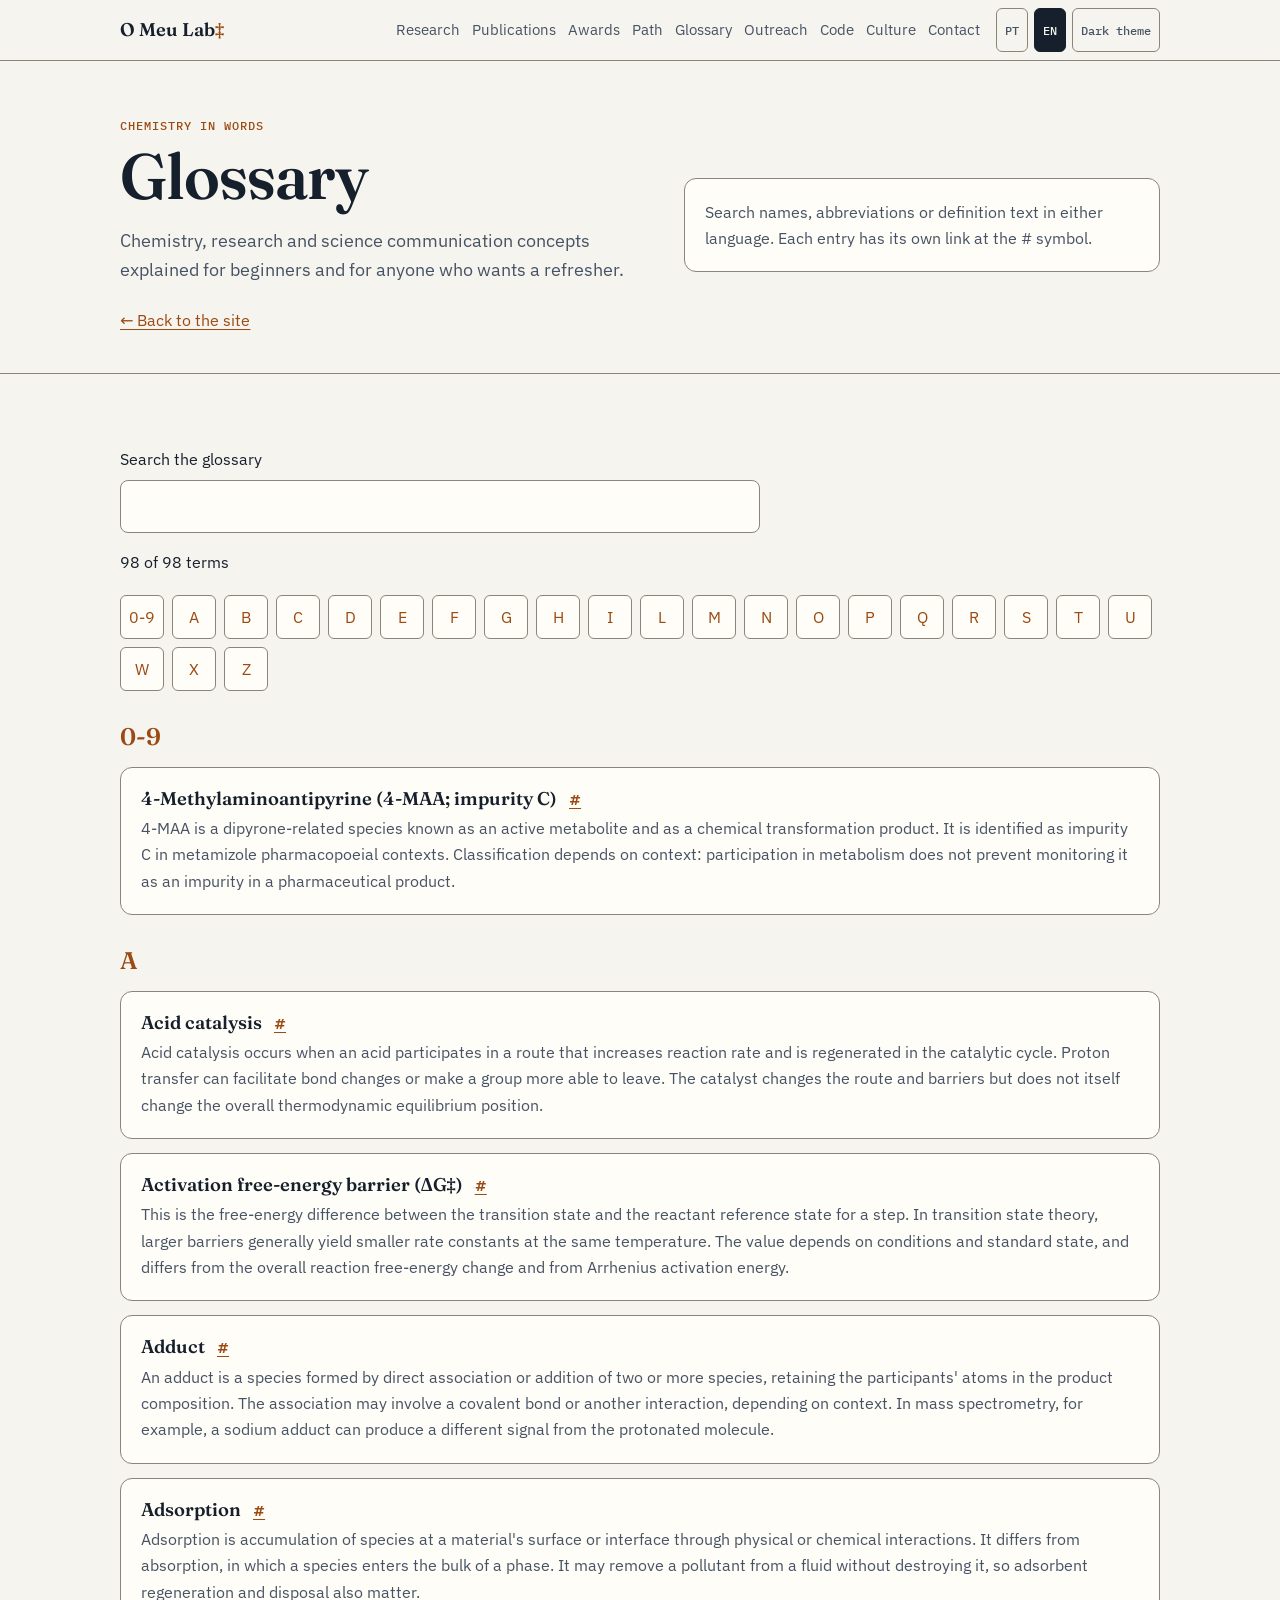
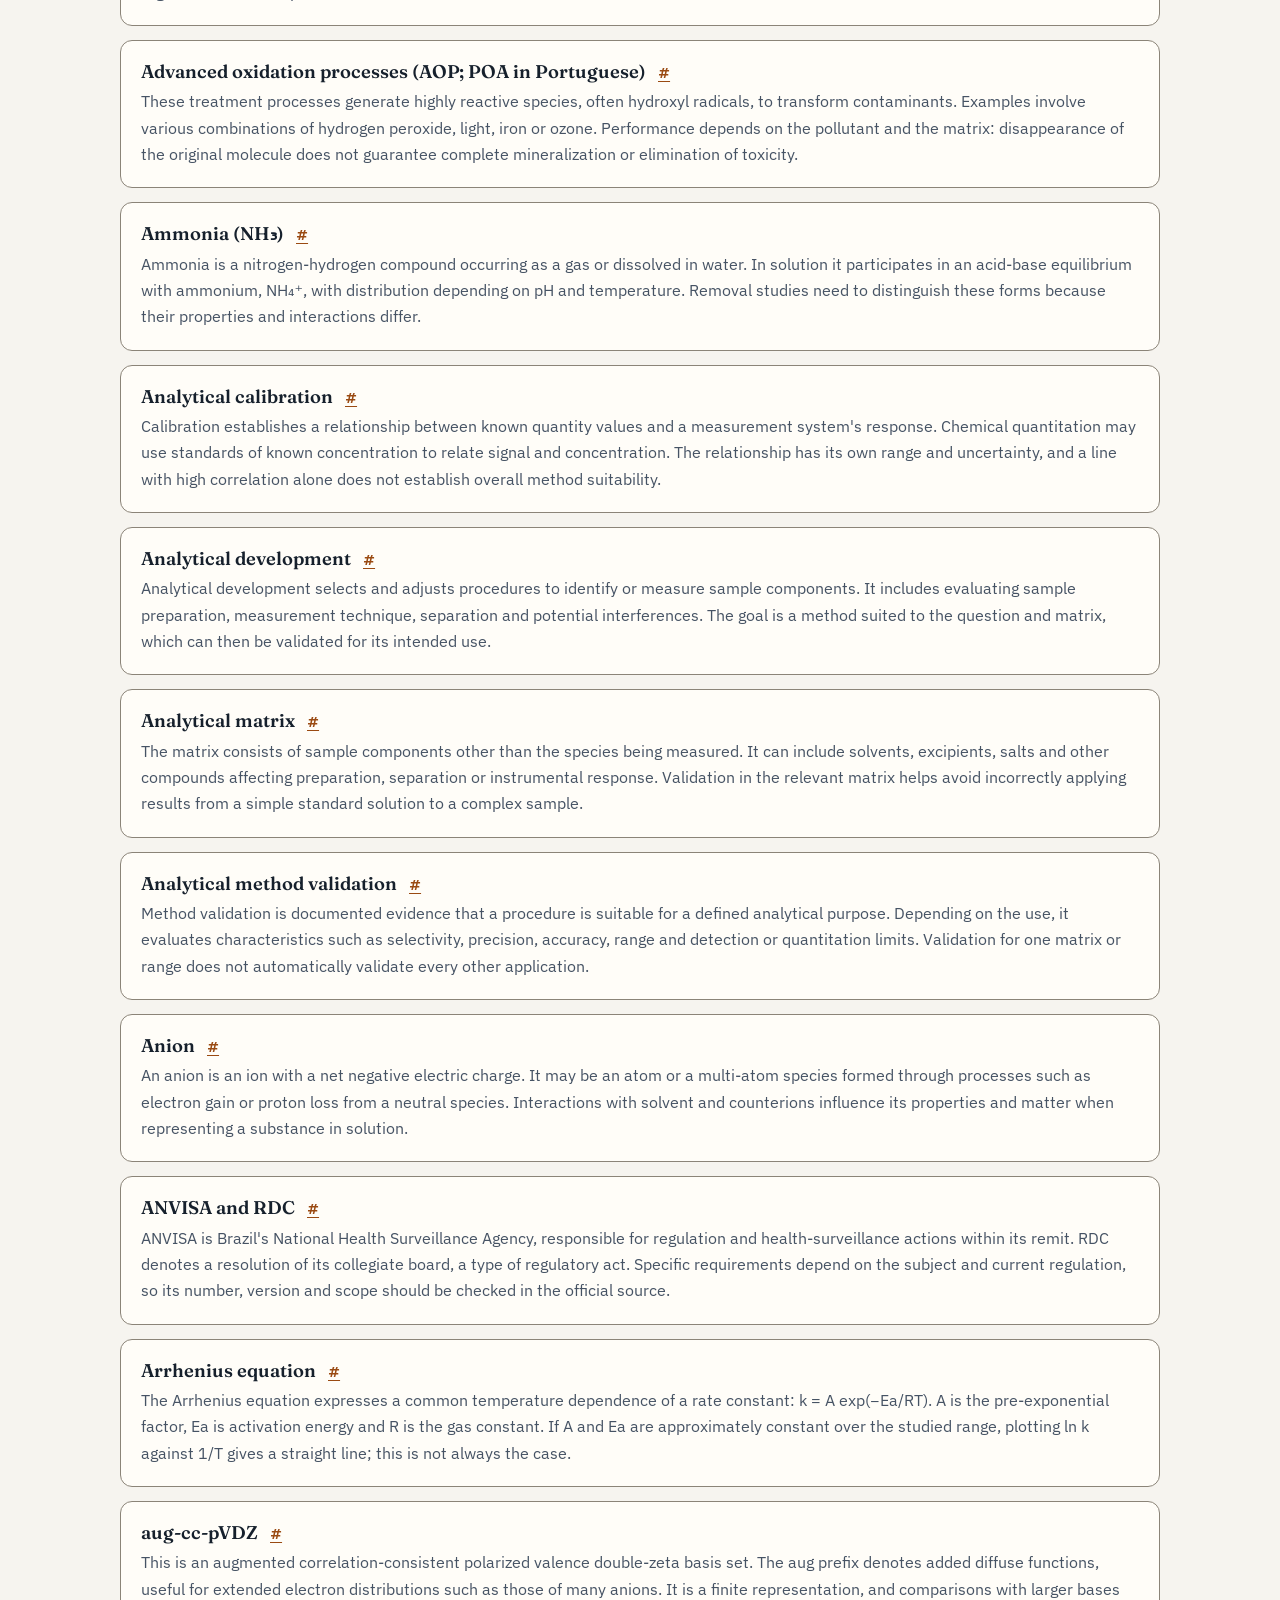
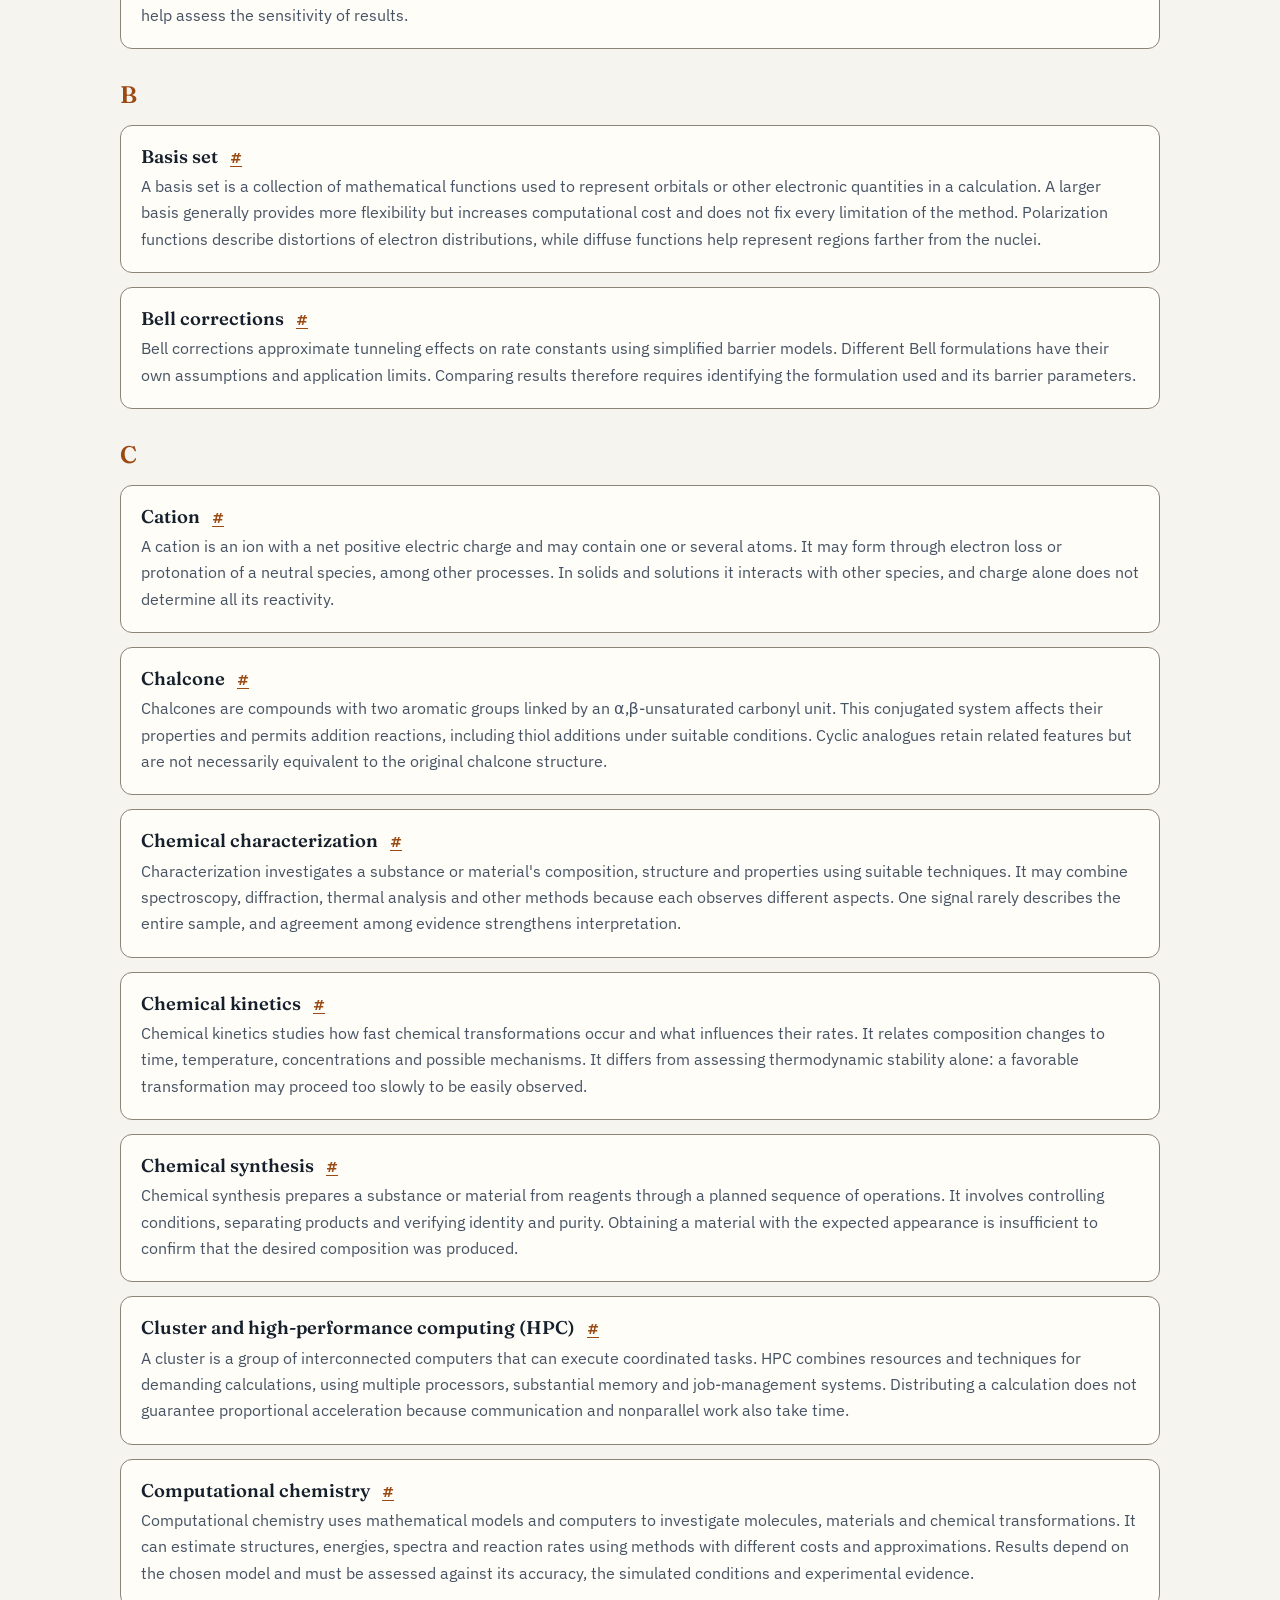
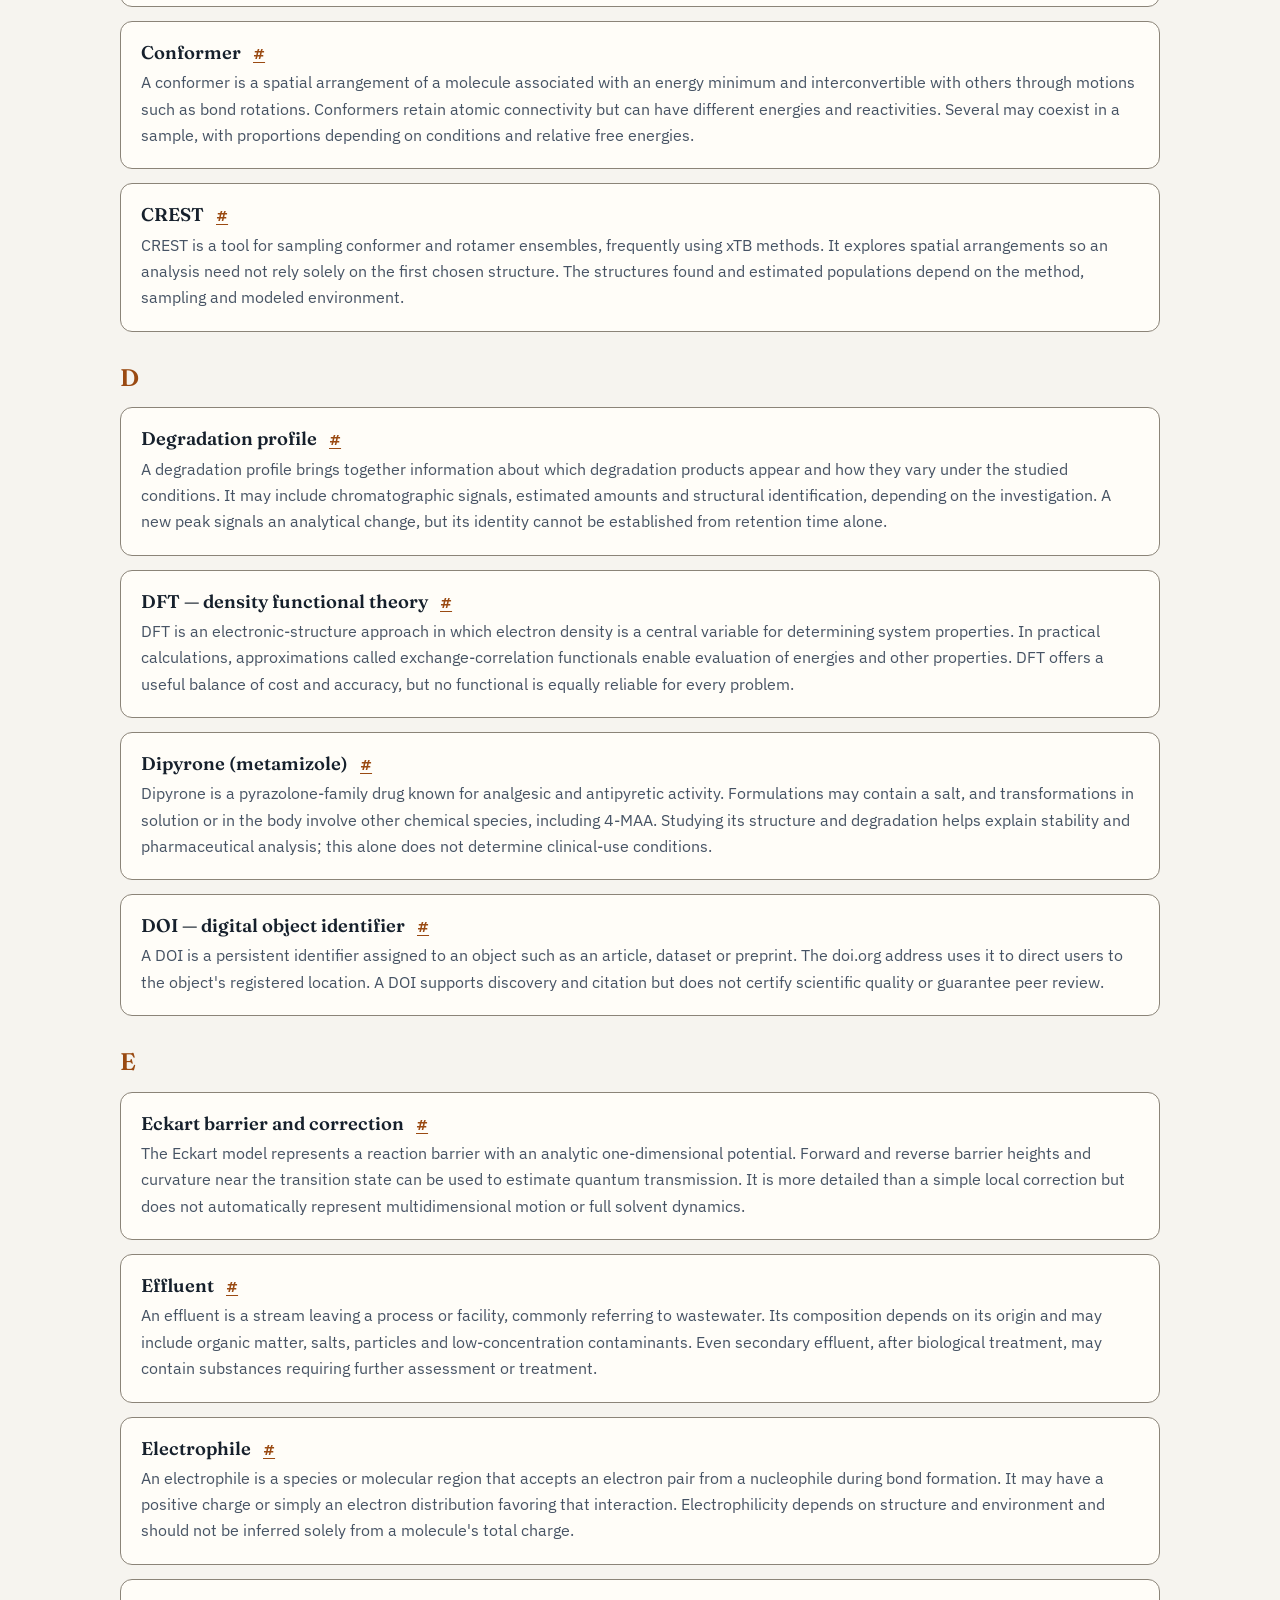
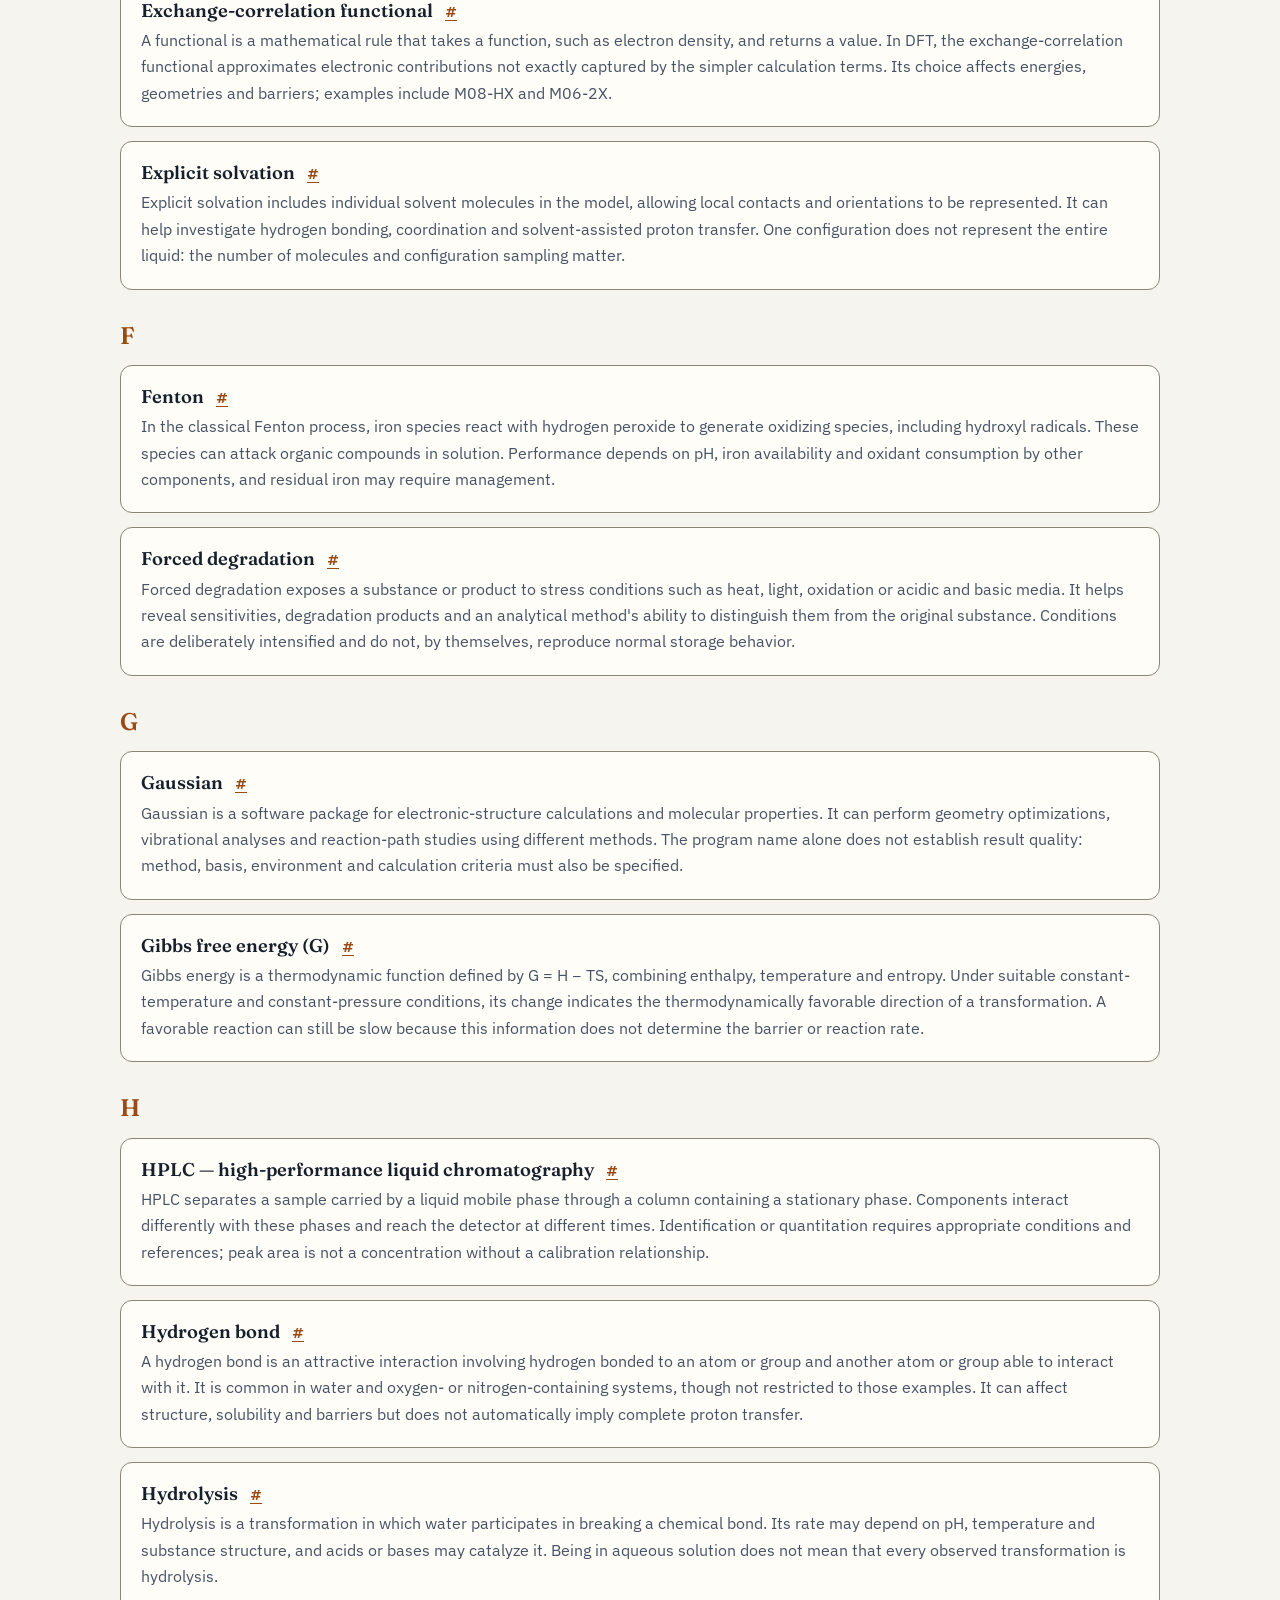
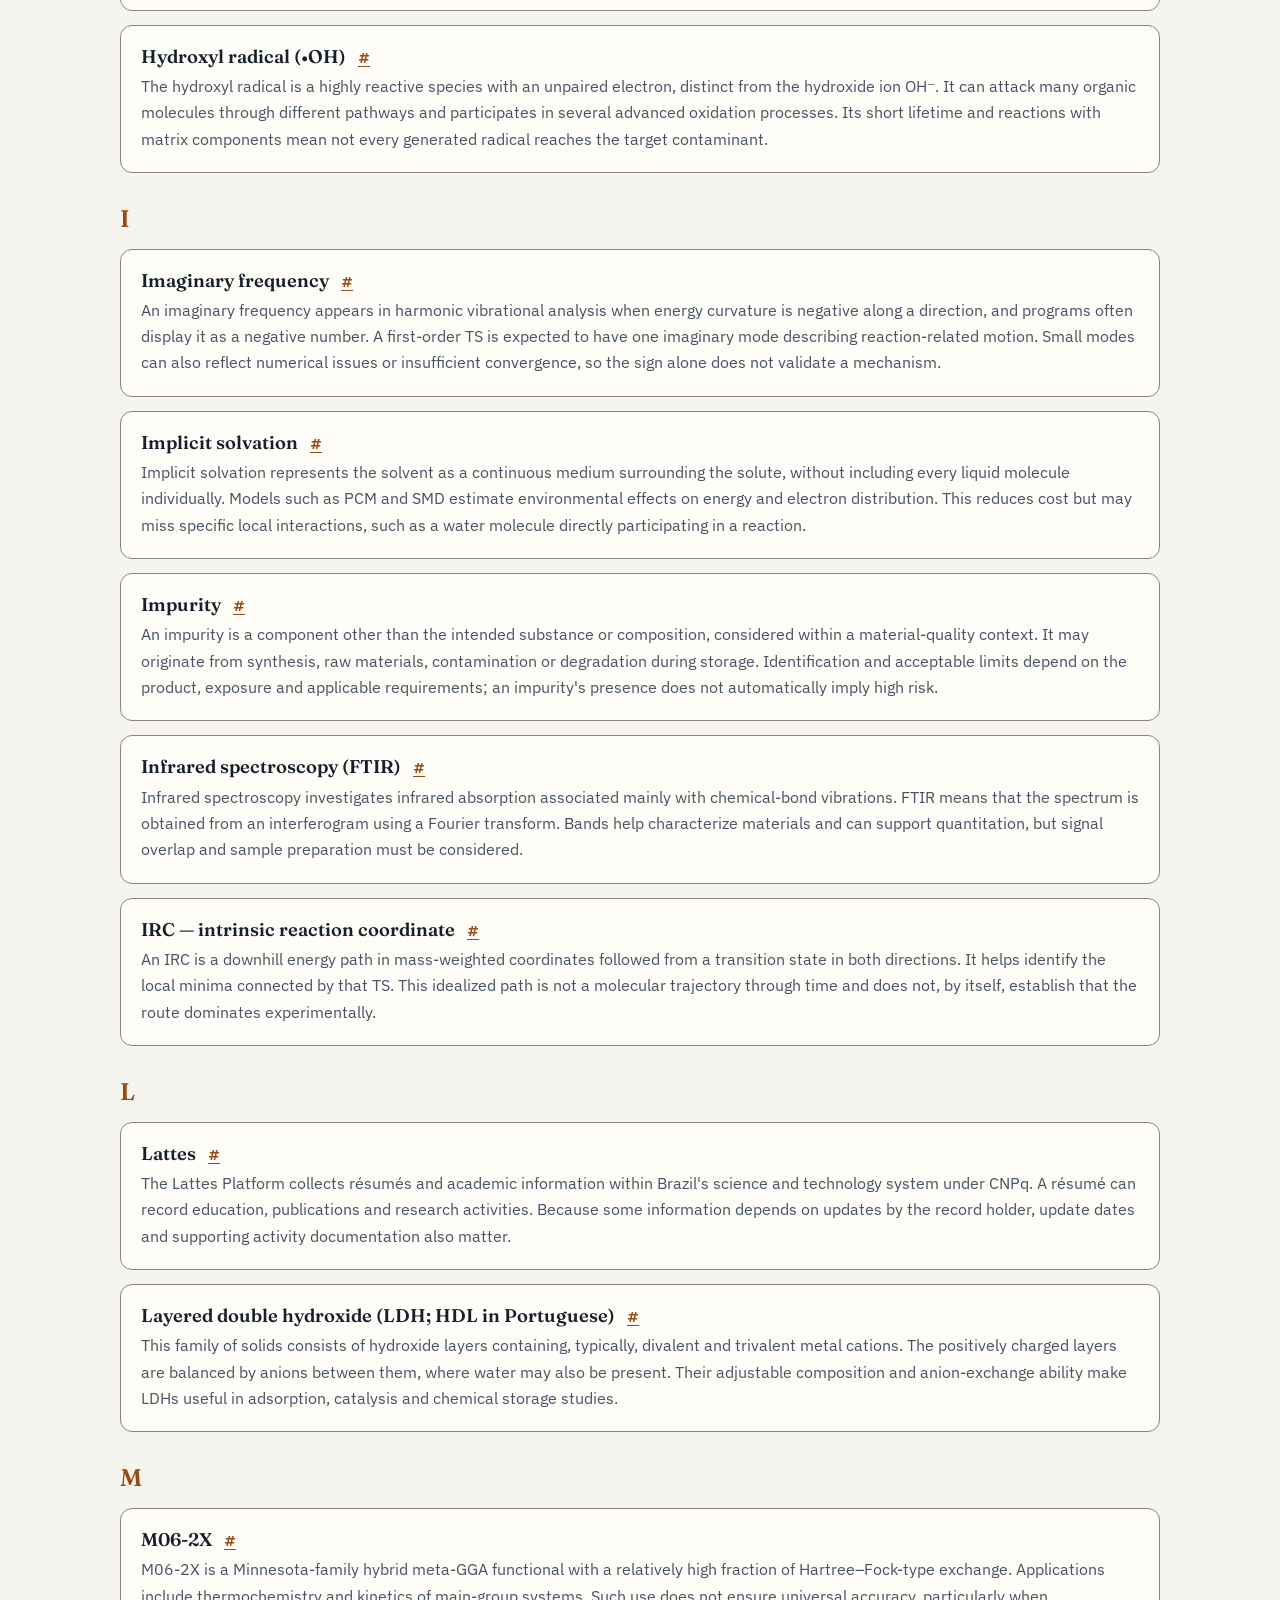
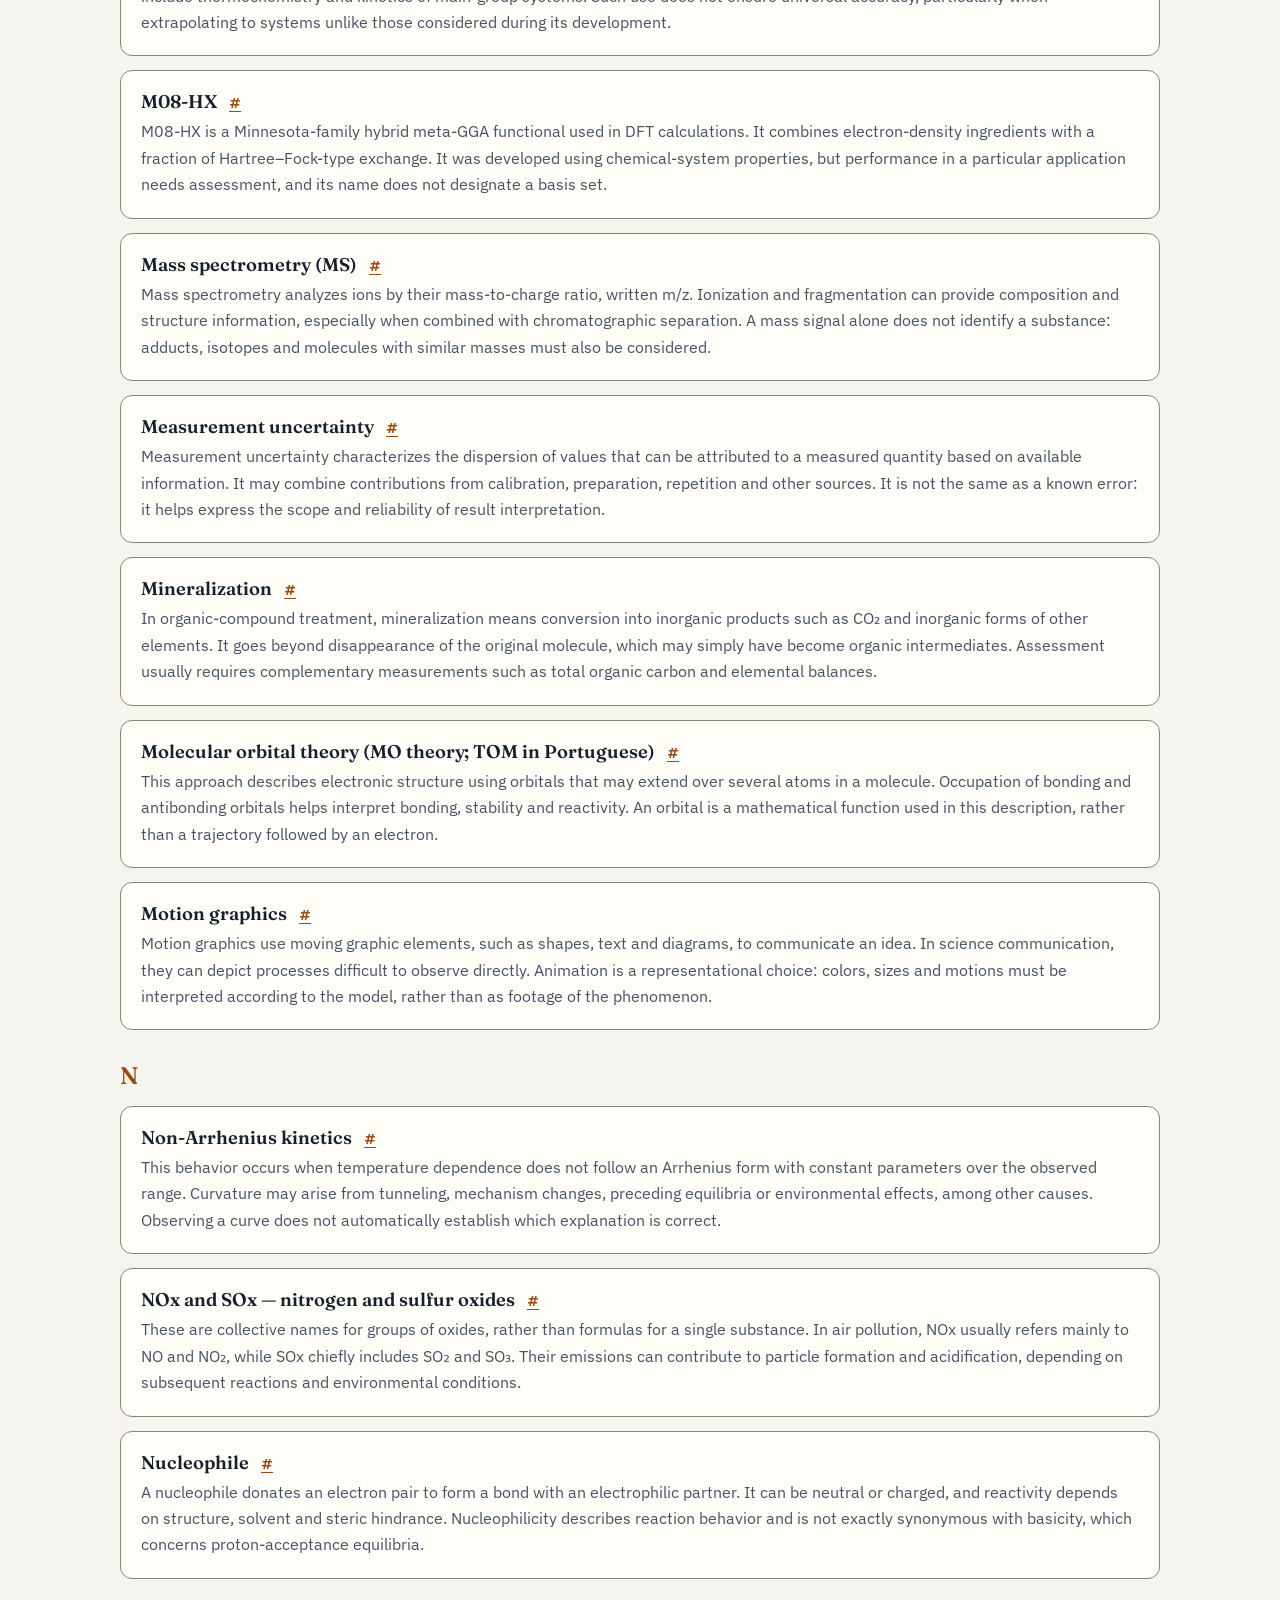
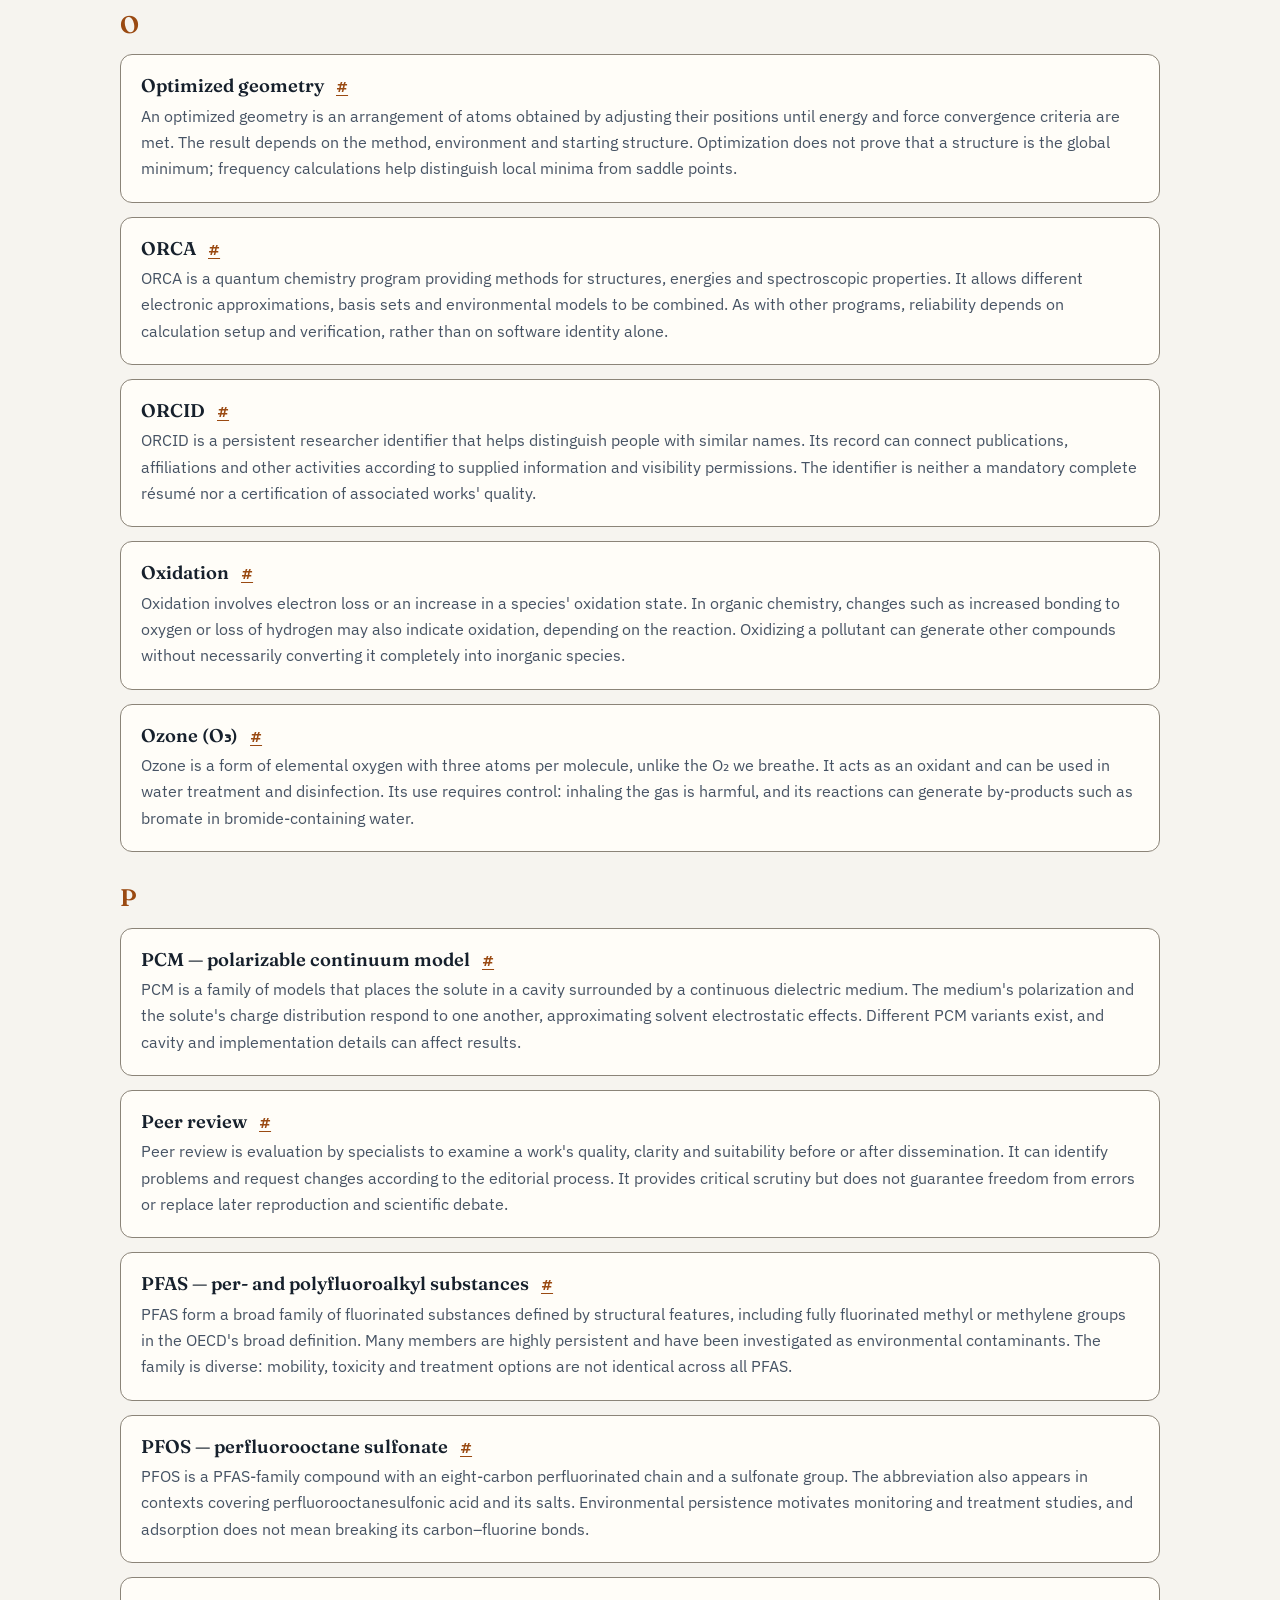
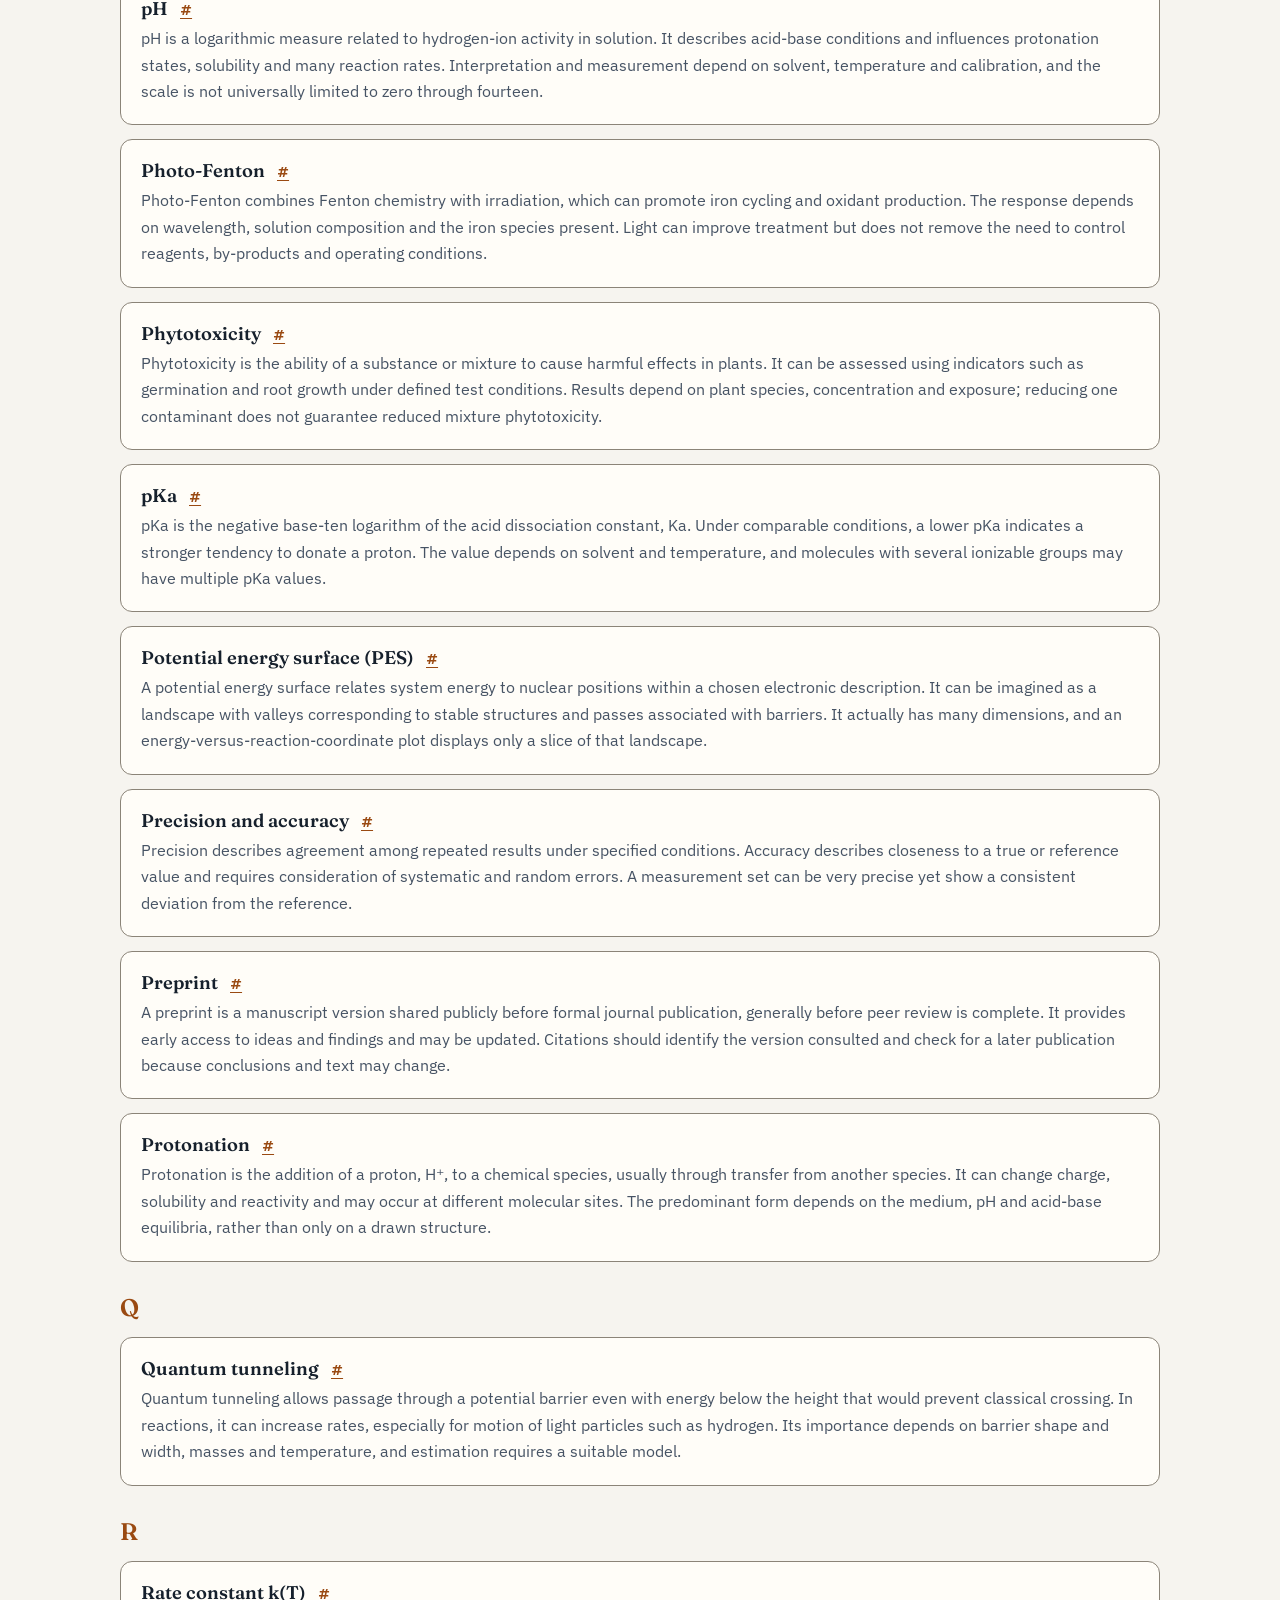
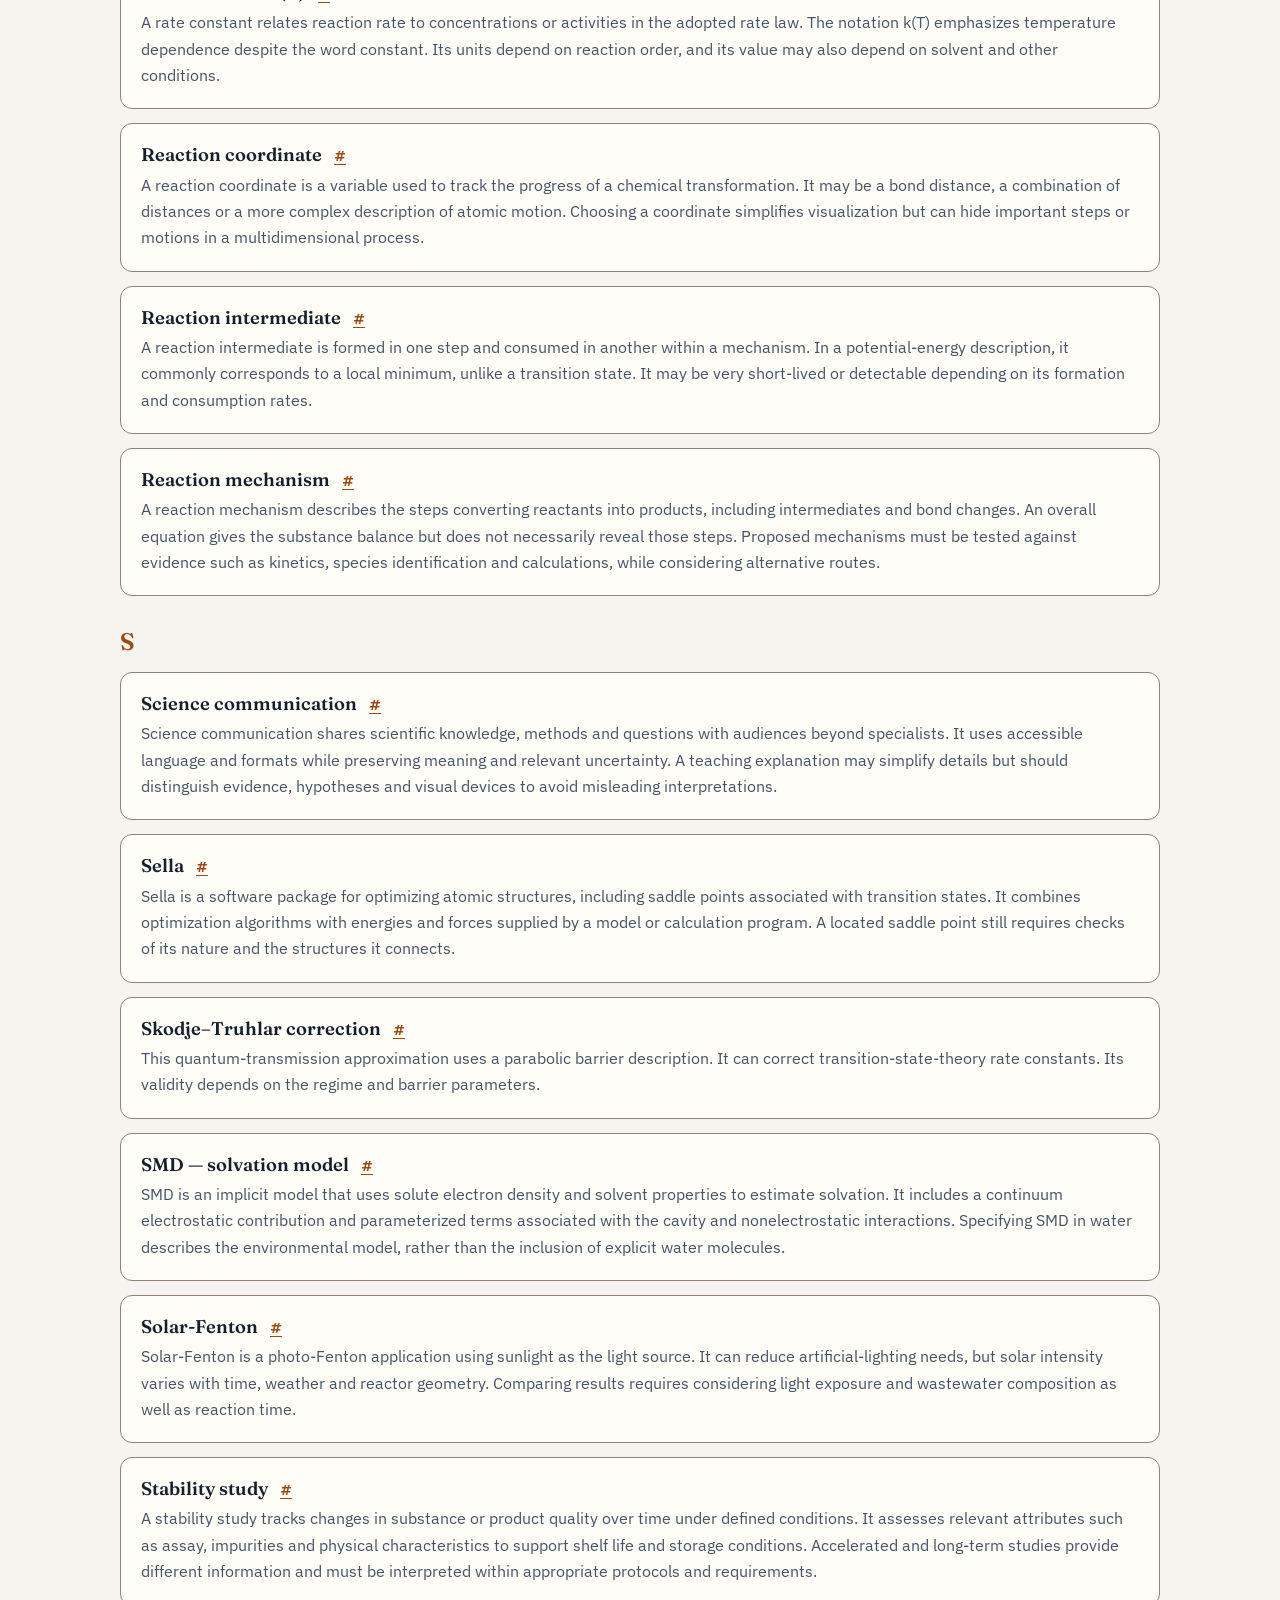
<file: glossario.html>
<!doctype html>
<html lang="pt-BR" data-lang="pt"><head>
<meta charset="utf-8"><meta name="viewport" content="width=device-width,initial-scale=1,viewport-fit=cover">
<meta http-equiv="Content-Security-Policy" content="default-src 'self'; script-src 'self' https://cdn.jsdelivr.net; style-src 'self'; img-src 'self' data: blob:; font-src 'self'; connect-src 'self'; object-src 'none'; base-uri 'self'; form-action 'none'">
<meta name="referrer" content="strict-origin-when-cross-origin">
<title>Glossário de química (98 termos) | Chemistry glossary · O Meu Laboratório</title>
<meta name="description" content="Glossário bilíngue com 98 termos de química computacional, estados de transição, cinética, métodos analíticos e degradação de fármacos, com busca e índice A–Z. / Bilingual glossary with 98 terms on computational chemistry, transition states, kinetics, analytical methods and drug degradation.">
<link rel="canonical" href="https://omeulab.com/glossario.html">
<link rel="icon" href="/favicon.ico" sizes="any">
<link rel="icon" href="/assets/favicon.svg" type="image/svg+xml">
<link rel="apple-touch-icon" href="/assets/apple-touch-icon.png">
<link rel="manifest" href="/manifest.webmanifest">
<meta name="theme-color" content="#f6f4ef" media="(prefers-color-scheme: light)">
<meta name="theme-color" content="#10161e" media="(prefers-color-scheme: dark)">
<meta property="og:type" content="website">
<meta property="og:locale" content="pt_BR">
<meta property="og:locale:alternate" content="en_US">
<meta property="og:site_name" content="O Meu Laboratório">
<meta property="og:title" content="Glossário de química (98 termos) | Chemistry glossary · O Meu Laboratório">
<meta property="og:description" content="Glossário bilíngue com 98 termos de química computacional, estados de transição, cinética, métodos analíticos e degradação de fármacos, com busca e índice A–Z. / Bilingual glossary with 98 terms on computational chemistry, transition states, kinetics, analytical methods and drug degradation.">
<meta property="og:url" content="https://omeulab.com/glossario.html">
<meta property="og:image" content="https://omeulab.com/assets/og.png">
<meta property="og:image:type" content="image/png">
<meta property="og:image:width" content="1200">
<meta property="og:image:height" content="630">
<meta property="og:image:alt" content="Mário Goulart Envall · Química computacional, Ciências farmacêuticas, com a molécula de dipirona em 3D">
<meta name="twitter:card" content="summary_large_image">
<meta name="twitter:title" content="Glossário de química (98 termos) | Chemistry glossary · O Meu Laboratório">
<meta name="twitter:description" content="Glossário bilíngue com 98 termos de química computacional, estados de transição, cinética, métodos analíticos e degradação de fármacos, com busca e índice A–Z. / Bilingual glossary with 98 terms on computational chemistry, transition states, kinetics, analytical methods and drug degradation.">
<meta name="twitter:image" content="https://omeulab.com/assets/og.png">
<meta name="twitter:image:alt" content="Mário Goulart Envall · Química computacional, Ciências farmacêuticas, com a molécula de dipirona em 3D">
<link rel="preload" href="/assets/fonts/fraunces-latin-opsz-normal.woff2" as="font" type="font/woff2" crossorigin>
<link rel="preload" href="/assets/fonts/ibm-plex-sans-latin-400-normal.woff2" as="font" type="font/woff2" crossorigin>
<link rel="stylesheet" href="/assets/site.css?v=362b6b92">
<script type="application/ld+json">{"@context": "https://schema.org", "@graph": [{"@type": "WebSite", "@id": "https://omeulab.com/#website", "url": "https://omeulab.com/", "name": "O Meu Laboratório", "inLanguage": ["pt-BR", "en"], "publisher": {"@id": "https://omeulab.com/#person"}}, {"@type": "Person", "@id": "https://omeulab.com/#person", "name": "Mário Goulart Envall", "url": "https://omeulab.com/", "image": "https://omeulab.com/assets/foto_mario.jpg", "jobTitle": "Analista Pleno de Desenvolvimento Analítico", "worksFor": {"@type": "Organization", "name": "Brainfarma"}, "affiliation": {"@type": "CollegeOrUniversity", "name": "Universidade Estadual de Goiás (UEG)"}, "alumniOf": {"@type": "CollegeOrUniversity", "name": "Universidade Estadual de Goiás (UEG)"}, "knowsAbout": ["Computational chemistry", "Transition state theory", "Chemical kinetics", "Drug degradation", "Density functional theory", "Layered double hydroxides", "Analytical development", "Science communication"], "sameAs": ["https://www.instagram.com/mrgoulart3/", "https://github.com/MrGoulart3", "https://lattes.cnpq.br/7173567211044314", "https://www.linkedin.com/in/mario-goulart-envall-7b3143200/", "https://x.com/mrgoulart3"]}, {"@type": "DefinedTermSet", "@id": "https://omeulab.com/glossario.html#termset", "name": "Glossário de química · Chemistry glossary", "url": "https://omeulab.com/glossario.html", "inLanguage": ["pt-BR", "en"], "hasDefinedTerm": [{"@type": "DefinedTerm", "@id": "https://omeulab.com/glossario.html#4-maa", "name": "4-Metilaminoantipirina (4-MAA; impureza C)", "alternateName": "4-Methylaminoantipyrine (4-MAA; impurity C)", "description": "É uma espécie relacionada à dipirona, conhecida como um de seus metabólitos ativos e também como produto de transformação química. É identificada como impureza C em contextos farmacopéicos de metamizol. Sua classificação depende do contexto: participar do metabolismo não impede que seja monitorada como impureza em um produto farmacêutico.", "url": "https://omeulab.com/glossario.html#4-maa", "inDefinedTermSet": {"@id": "https://omeulab.com/glossario.html#termset"}}, {"@type": "DefinedTerm", "@id": "https://omeulab.com/glossario.html#adsorcao", "name": "Adsorção", "alternateName": "Adsorption", "description": "É o acúmulo de espécies na superfície ou interface de um material devido a interações físicas ou químicas. Difere de absorção, em que a espécie entra no volume de uma fase. Pode retirar um poluente de um fluido sem destruí-lo, por isso regeneração e destinação do adsorvente também fazem parte da avaliação do processo.", "url": "https://omeulab.com/glossario.html#adsorcao", "inDefinedTermSet": {"@id": "https://omeulab.com/glossario.html#termset"}}, {"@type": "DefinedTerm", "@id": "https://omeulab.com/glossario.html#aduto", "name": "Aduto", "alternateName": "Adduct", "description": "É uma espécie formada pela associação ou adição direta de duas ou mais espécies, conservando os átomos dos participantes na composição do produto. A união pode envolver uma ligação covalente ou outro tipo de interação, conforme o contexto. Em espectrometria de massas, por exemplo, um aduto com sódio pode produzir um sinal diferente daquele da molécula protonada.", "url": "https://omeulab.com/glossario.html#aduto", "inDefinedTermSet": {"@id": "https://omeulab.com/glossario.html#termset"}}, {"@type": "DefinedTerm", "@id": "https://omeulab.com/glossario.html#amonia", "name": "Amônia (NH₃)", "alternateName": "Ammonia (NH₃)", "description": "É um composto de nitrogênio e hidrogênio que pode ocorrer na fase gasosa ou dissolvido em água. Em solução, participa de um equilíbrio ácido-base com o íon amônio, NH₄⁺, cuja distribuição depende do pH e da temperatura. Estudos de remoção precisam distinguir essas formas, pois suas propriedades e interações não são iguais.", "url": "https://omeulab.com/glossario.html#amonia", "inDefinedTermSet": {"@id": "https://omeulab.com/glossario.html#termset"}}, {"@type": "DefinedTerm", "@id": "https://omeulab.com/glossario.html#anion", "name": "Ânion", "alternateName": "Anion", "description": "É um íon com carga elétrica líquida negativa. Pode ser um átomo ou uma espécie com vários átomos, formada por processos como ganho de elétrons ou perda de um próton por uma espécie neutra. Sua interação com solvente e contraíons influencia propriedades e deve ser considerada ao representar uma substância em solução.", "url": "https://omeulab.com/glossario.html#anion", "inDefinedTermSet": {"@id": "https://omeulab.com/glossario.html#termset"}}, {"@type": "DefinedTerm", "@id": "https://omeulab.com/glossario.html#anvisa-rdc", "name": "ANVISA e RDC", "alternateName": "ANVISA and RDC", "description": "A ANVISA é a Agência Nacional de Vigilância Sanitária do Brasil, responsável por regulação e ações de vigilância sanitária em sua área de competência. RDC significa Resolução da Diretoria Colegiada, um tipo de ato normativo da agência. Os requisitos concretos dependem do tema e da norma vigente, por isso o número, a versão e o escopo devem ser consultados na fonte oficial.", "url": "https://omeulab.com/glossario.html#anvisa-rdc", "inDefinedTermSet": {"@id": "https://omeulab.com/glossario.html#termset"}}, {"@type": "DefinedTerm", "@id": "https://omeulab.com/glossario.html#aug-cc-pvdz", "name": "aug-cc-pVDZ", "alternateName": "aug-cc-pVDZ", "description": "É um conjunto de base de valência de qualidade dupla-zeta, polarizado e consistente com a correlação eletrônica. O prefixo aug indica a inclusão de funções difusas, úteis para distribuições eletrônicas extensas, como as de muitos ânions. É uma escolha finita de representação, e comparar com bases maiores ajuda a avaliar a sensibilidade dos resultados.", "url": "https://omeulab.com/glossario.html#aug-cc-pvdz", "inDefinedTermSet": {"@id": "https://omeulab.com/glossario.html#termset"}}, {"@type": "DefinedTerm", "@id": "https://omeulab.com/glossario.html#barreira-de-ativacao", "name": "Barreira de energia livre de ativação (ΔG‡)", "alternateName": "Activation free-energy barrier (ΔG‡)", "description": "É a diferença de energia livre entre o estado de transição e o estado de referência dos reagentes para uma etapa. Na teoria do estado de transição, barreiras maiores tendem a produzir constantes de velocidade menores à mesma temperatura. O valor depende das condições e do estado padrão, e não deve ser confundido com a variação de energia livre total da reação ou com a energia de ativação de Arrhenius.", "url": "https://omeulab.com/glossario.html#barreira-de-ativacao", "inDefinedTermSet": {"@id": "https://omeulab.com/glossario.html#termset"}}, {"@type": "DefinedTerm", "@id": "https://omeulab.com/glossario.html#eckart", "name": "Barreira e correção de Eckart", "alternateName": "Eckart barrier and correction", "description": "O modelo de Eckart representa a barreira de reação por um potencial unidimensional com forma analítica. Pode usar as alturas das barreiras direta e reversa e a curvatura próxima ao estado de transição para estimar transmissão quântica. É mais detalhado que uma correção local simples, mas não representa automaticamente movimentos multidimensionais nem toda a dinâmica do solvente.", "url": "https://omeulab.com/glossario.html#eckart", "inDefinedTermSet": {"@id": "https://omeulab.com/glossario.html#termset"}}, {"@type": "DefinedTerm", "@id": "https://omeulab.com/glossario.html#calibracao", "name": "Calibração analítica", "alternateName": "Analytical calibration", "description": "Estabelece uma relação entre valores conhecidos de uma grandeza e a resposta de um sistema de medição. Na quantificação química, pode usar padrões de concentrações conhecidas para relacionar sinal e concentração. Essa relação tem faixa e incerteza próprias, e obter uma reta com boa correlação não demonstra, sozinho, que todo o método seja adequado.", "url": "https://omeulab.com/glossario.html#calibracao", "inDefinedTermSet": {"@id": "https://omeulab.com/glossario.html#termset"}}, {"@type": "DefinedTerm", "@id": "https://omeulab.com/glossario.html#caracterizacao", "name": "Caracterização química", "alternateName": "Chemical characterization", "description": "É a investigação de composição, estrutura e propriedades de uma substância ou material por técnicas adequadas. Pode combinar espectroscopia, difração, análise térmica e outros métodos, pois cada técnica observa aspectos diferentes. Um único sinal raramente descreve toda a amostra, e a concordância entre evidências fortalece a interpretação.", "url": "https://omeulab.com/glossario.html#caracterizacao", "inDefinedTermSet": {"@id": "https://omeulab.com/glossario.html#termset"}}, {"@type": "DefinedTerm", "@id": "https://omeulab.com/glossario.html#catalise-acida", "name": "Catálise ácida", "alternateName": "Acid catalysis", "description": "Ocorre quando um ácido participa de uma rota que aumenta a velocidade de uma reação e é regenerado no ciclo catalítico. A transferência de próton pode facilitar mudanças de ligações ou tornar um grupo mais apto a sair. O catalisador altera a rota e as barreiras, mas não muda por si só a posição do equilíbrio termodinâmico global.", "url": "https://omeulab.com/glossario.html#catalise-acida", "inDefinedTermSet": {"@id": "https://omeulab.com/glossario.html#termset"}}, {"@type": "DefinedTerm", "@id": "https://omeulab.com/glossario.html#cation", "name": "Cátion", "alternateName": "Cation", "description": "É um íon com carga elétrica líquida positiva, que pode conter um ou vários átomos. Pode se formar por perda de elétrons ou por protonação de uma espécie neutra, entre outros processos. Em sólidos e soluções, interage com outras espécies, e sua carga não determina sozinha toda a sua reatividade.", "url": "https://omeulab.com/glossario.html#cation", "inDefinedTermSet": {"@id": "https://omeulab.com/glossario.html#termset"}}, {"@type": "DefinedTerm", "@id": "https://omeulab.com/glossario.html#chalcona", "name": "Chalcona", "alternateName": "Chalcone", "description": "É uma classe de compostos que apresenta dois grupos aromáticos ligados por uma unidade de carbonila α,β-insaturada. Esse sistema conjugado influencia suas propriedades e permite reações de adição, incluindo adições de tióis em condições apropriadas. Análogos cíclicos mantêm características relacionadas, mas não são necessariamente equivalentes à estrutura da chalcona original.", "url": "https://omeulab.com/glossario.html#chalcona", "inDefinedTermSet": {"@id": "https://omeulab.com/glossario.html#termset"}}, {"@type": "DefinedTerm", "@id": "https://omeulab.com/glossario.html#cinetica-nao-arrhenius", "name": "Cinética não-Arrhenius", "alternateName": "Non-Arrhenius kinetics", "description": "É o comportamento em que a dependência da velocidade com a temperatura não segue a forma de Arrhenius com parâmetros constantes no intervalo observado. A curvatura pode resultar de tunelamento, mudanças de mecanismo, equilíbrios anteriores à reação ou efeitos do meio, entre outras causas. Observar uma curva não identifica automaticamente qual dessas explicações é correta.", "url": "https://omeulab.com/glossario.html#cinetica-nao-arrhenius", "inDefinedTermSet": {"@id": "https://omeulab.com/glossario.html#termset"}}, {"@type": "DefinedTerm", "@id": "https://omeulab.com/glossario.html#cinetica-quimica", "name": "Cinética química", "alternateName": "Chemical kinetics", "description": "Estuda a rapidez das transformações químicas e os fatores que a influenciam. Relaciona variações de composição com tempo, temperatura, concentrações e mecanismos possíveis. É diferente de avaliar apenas a estabilidade termodinâmica: uma transformação favorável pode ocorrer tão lentamente que seja difícil observá-la.", "url": "https://omeulab.com/glossario.html#cinetica-quimica", "inDefinedTermSet": {"@id": "https://omeulab.com/glossario.html#termset"}}, {"@type": "DefinedTerm", "@id": "https://omeulab.com/glossario.html#cluster-hpc", "name": "Cluster e computação de alto desempenho (HPC)", "alternateName": "Cluster and high-performance computing (HPC)", "description": "Um cluster é um conjunto de computadores interligados que pode executar tarefas de forma coordenada. HPC reúne recursos e técnicas para cálculos exigentes, usando múltiplos processadores, grande memória e sistemas de gerenciamento de tarefas. Distribuir um cálculo não garante aceleração proporcional, pois comunicação e partes não paralelizáveis também consomem tempo.", "url": "https://omeulab.com/glossario.html#cluster-hpc", "inDefinedTermSet": {"@id": "https://omeulab.com/glossario.html#termset"}}, {"@type": "DefinedTerm", "@id": "https://omeulab.com/glossario.html#conformero", "name": "Confôrmero", "alternateName": "Conformer", "description": "É um arranjo espacial de uma molécula associado a um mínimo de energia e interconversível com outros por movimentos como rotações de ligações. Os confôrmeros mantêm a conectividade dos átomos, mas podem ter energias e reatividades diferentes. Em uma amostra, vários podem coexistir, e suas proporções dependem das condições e das energias livres relativas.", "url": "https://omeulab.com/glossario.html#conformero", "inDefinedTermSet": {"@id": "https://omeulab.com/glossario.html#termset"}}, {"@type": "DefinedTerm", "@id": "https://omeulab.com/glossario.html#conjunto-de-base", "name": "Conjunto de base", "alternateName": "Basis set", "description": "É um conjunto de funções matemáticas usado para representar orbitais ou outras quantidades eletrônicas em um cálculo. Uma base maior geralmente oferece mais flexibilidade, mas também aumenta o custo computacional e não corrige todas as limitações do método. Funções de polarização descrevem deformações da distribuição eletrônica, enquanto funções difusas ajudam a representar regiões mais afastadas dos núcleos.", "url": "https://omeulab.com/glossario.html#conjunto-de-base", "inDefinedTermSet": {"@id": "https://omeulab.com/glossario.html#termset"}}, {"@type": "DefinedTerm", "@id": "https://omeulab.com/glossario.html#constante-de-velocidade", "name": "Constante de velocidade k(T)", "alternateName": "Rate constant k(T)", "description": "É o parâmetro que relaciona a velocidade de uma reação às concentrações ou atividades na lei de velocidade adotada. A notação k(T) destaca sua dependência da temperatura, mesmo sendo chamada de constante. Suas unidades dependem da ordem da reação, e seu valor também pode depender do solvente e de outras condições.", "url": "https://omeulab.com/glossario.html#constante-de-velocidade", "inDefinedTermSet": {"@id": "https://omeulab.com/glossario.html#termset"}}, {"@type": "DefinedTerm", "@id": "https://omeulab.com/glossario.html#coordenada-de-reacao", "name": "Coordenada de reação", "alternateName": "Reaction coordinate", "description": "É uma variável usada para acompanhar o progresso de uma transformação química. Pode ser uma distância de ligação, uma combinação de distâncias ou uma descrição mais complexa dos movimentos dos átomos. A escolha da coordenada simplifica a visualização, mas pode esconder etapas ou movimentos importantes quando o processo é multidimensional.", "url": "https://omeulab.com/glossario.html#coordenada-de-reacao", "inDefinedTermSet": {"@id": "https://omeulab.com/glossario.html#termset"}}, {"@type": "DefinedTerm", "@id": "https://omeulab.com/glossario.html#skodje-truhlar", "name": "Correção de Skodje–Truhlar", "alternateName": "Skodje–Truhlar correction", "description": "É uma aproximação de transmissão quântica baseada em uma descrição parabólica da barreira. Pode corrigir constantes de velocidade da teoria do estado de transição. Sua validade depende do regime e dos parâmetros da barreira.", "url": "https://omeulab.com/glossario.html#skodje-truhlar", "inDefinedTermSet": {"@id": "https://omeulab.com/glossario.html#termset"}}, {"@type": "DefinedTerm", "@id": "https://omeulab.com/glossario.html#wigner", "name": "Correção de Wigner", "alternateName": "Wigner correction", "description": "É uma aproximação simples para corrigir uma constante de velocidade clássica por efeitos quânticos perto do topo da barreira. Usa a frequência imaginária do estado de transição e a temperatura para estimar um fator de correção. É uma expansão limitada, geralmente inadequada para descrever tunelamento profundo em temperaturas muito baixas.", "url": "https://omeulab.com/glossario.html#wigner", "inDefinedTermSet": {"@id": "https://omeulab.com/glossario.html#termset"}}, {"@type": "DefinedTerm", "@id": "https://omeulab.com/glossario.html#bell", "name": "Correções de Bell", "alternateName": "Bell corrections", "description": "São aproximações para incluir efeitos de tunelamento em constantes de velocidade, associadas a modelos simplificados de barreira. Há diferentes formulações de Bell, com hipóteses e limites de aplicação próprios. Por isso, ao comparar resultados, é necessário identificar a formulação utilizada e os parâmetros da barreira.", "url": "https://omeulab.com/glossario.html#bell", "inDefinedTermSet": {"@id": "https://omeulab.com/glossario.html#termset"}}, {"@type": "DefinedTerm", "@id": "https://omeulab.com/glossario.html#crest", "name": "CREST", "alternateName": "CREST", "description": "É uma ferramenta para amostrar conjuntos de confôrmeros e rotâmeros, frequentemente usando métodos xTB. Explora diferentes arranjos espaciais para evitar que uma análise dependa apenas da primeira estrutura escolhida. As estruturas encontradas e suas populações estimadas dependem do método, da amostragem e do ambiente considerado.", "url": "https://omeulab.com/glossario.html#crest", "inDefinedTermSet": {"@id": "https://omeulab.com/glossario.html#termset"}}, {"@type": "DefinedTerm", "@id": "https://omeulab.com/glossario.html#degradacao-forcada", "name": "Degradação forçada", "alternateName": "Forced degradation", "description": "É um estudo que expõe uma substância ou produto a condições de estresse, como calor, luz, oxidação ou meios ácidos e básicos. Ajuda a revelar sensibilidades, produtos de degradação e a capacidade de um método analítico de distinguir esses produtos da substância original. As condições são intencionalmente intensificadas e não equivalem, por si só, ao comportamento durante o armazenamento normal.", "url": "https://omeulab.com/glossario.html#degradacao-forcada", "inDefinedTermSet": {"@id": "https://omeulab.com/glossario.html#termset"}}, {"@type": "DefinedTerm", "@id": "https://omeulab.com/glossario.html#desenvolvimento-analitico", "name": "Desenvolvimento analítico", "alternateName": "Analytical development", "description": "É o trabalho de escolher e ajustar procedimentos para identificar ou medir componentes de uma amostra. Inclui avaliar preparo da amostra, técnica de medição, separação e possíveis interferências. O objetivo é obter um método adequado à pergunta e à matriz, que depois possa ser validado para o uso pretendido.", "url": "https://omeulab.com/glossario.html#desenvolvimento-analitico", "inDefinedTermSet": {"@id": "https://omeulab.com/glossario.html#termset"}}, {"@type": "DefinedTerm", "@id": "https://omeulab.com/glossario.html#dft", "name": "DFT — teoria do funcional da densidade", "alternateName": "DFT — density functional theory", "description": "É uma abordagem de estrutura eletrônica na qual a densidade de elétrons é uma variável central para determinar propriedades do sistema. Na prática, aproximações chamadas funcionais de troca e correlação permitem calcular energias e outras propriedades. A DFT oferece um equilíbrio útil entre custo e precisão, mas nenhum funcional é igualmente confiável para todos os problemas.", "url": "https://omeulab.com/glossario.html#dft", "inDefinedTermSet": {"@id": "https://omeulab.com/glossario.html#termset"}}, {"@type": "DefinedTerm", "@id": "https://omeulab.com/glossario.html#dipirona", "name": "Dipirona (metamizol)", "alternateName": "Dipyrone (metamizole)", "description": "É um fármaco da família das pirazolonas, conhecido por suas atividades analgésica e antipirética. Em formulações pode aparecer na forma de um sal, e sua transformação em solução ou no organismo envolve outras espécies químicas, incluindo 4-MAA. Estudar sua estrutura e degradação ajuda a compreender estabilidade e análise farmacêutica; isso não determina, por si só, condições de uso clínico.", "url": "https://omeulab.com/glossario.html#dipirona", "inDefinedTermSet": {"@id": "https://omeulab.com/glossario.html#termset"}}, {"@type": "DefinedTerm", "@id": "https://omeulab.com/glossario.html#divulgacao-cientifica", "name": "Divulgação científica", "alternateName": "Science communication", "description": "É a comunicação de conhecimento, métodos e questões científicas para públicos além dos especialistas. Usa linguagem e formatos acessíveis, preservando o significado e as incertezas relevantes. Uma explicação didática pode simplificar detalhes, mas deve distinguir evidência, hipótese e recurso visual para evitar interpretações enganosas.", "url": "https://omeulab.com/glossario.html#divulgacao-cientifica", "inDefinedTermSet": {"@id": "https://omeulab.com/glossario.html#termset"}}, {"@type": "DefinedTerm", "@id": "https://omeulab.com/glossario.html#doi", "name": "DOI — identificador de objeto digital", "alternateName": "DOI — digital object identifier", "description": "É um identificador persistente atribuído a um objeto, como artigo, conjunto de dados ou preprint. O endereço doi.org usa esse identificador para encaminhar à localização registrada do objeto. Ter DOI facilita localização e citação, mas não certifica qualidade científica nem garante que o conteúdo tenha passado por revisão por pares.", "url": "https://omeulab.com/glossario.html#doi", "inDefinedTermSet": {"@id": "https://omeulab.com/glossario.html#termset"}}, {"@type": "DefinedTerm", "@id": "https://omeulab.com/glossario.html#efluente", "name": "Efluente", "alternateName": "Effluent", "description": "É uma corrente que sai de um processo ou instalação, frequentemente usada para designar águas residuais. Sua composição depende da origem e pode incluir matéria orgânica, sais, partículas e contaminantes em pequenas concentrações. Mesmo um efluente secundário, após tratamento biológico, pode conter substâncias que exigem avaliação ou tratamento adicional.", "url": "https://omeulab.com/glossario.html#efluente", "inDefinedTermSet": {"@id": "https://omeulab.com/glossario.html#termset"}}, {"@type": "DefinedTerm", "@id": "https://omeulab.com/glossario.html#eletrofilo", "name": "Eletrófilo", "alternateName": "Electrophile", "description": "É uma espécie ou região de uma molécula que aceita um par de elétrons de um nucleófilo na formação de uma ligação. Pode apresentar carga positiva ou apenas uma distribuição eletrônica que favoreça essa interação. A eletrofilicidade depende da estrutura e do meio, e não deve ser deduzida exclusivamente da carga total da molécula.", "url": "https://omeulab.com/glossario.html#eletrofilo", "inDefinedTermSet": {"@id": "https://omeulab.com/glossario.html#termset"}}, {"@type": "DefinedTerm", "@id": "https://omeulab.com/glossario.html#energia-de-ponto-zero", "name": "Energia de ponto zero (ZPE)", "alternateName": "Zero-point energy (ZPE)", "description": "É a energia que um sistema quântico mantém em seu estado de menor energia, mesmo no limite de temperatura zero. Em cálculos moleculares, a contribuição vibracional costuma ser estimada pelas frequências no modelo de oscilador harmônico. Sua inclusão pode alterar energias relativas e barreiras, especialmente quando ligações envolvendo hidrogênio são modificadas.", "url": "https://omeulab.com/glossario.html#energia-de-ponto-zero", "inDefinedTermSet": {"@id": "https://omeulab.com/glossario.html#termset"}}, {"@type": "DefinedTerm", "@id": "https://omeulab.com/glossario.html#energia-livre-de-gibbs", "name": "Energia livre de Gibbs (G)", "alternateName": "Gibbs free energy (G)", "description": "É uma função termodinâmica definida por G = H − TS, que combina entalpia, temperatura e entropia. Em condições adequadas de temperatura e pressão constantes, a variação de G indica o sentido termodinâmico favorável de uma transformação. Uma reação favorável pode ser lenta, porque essa informação não determina a barreira nem a velocidade da reação.", "url": "https://omeulab.com/glossario.html#energia-livre-de-gibbs", "inDefinedTermSet": {"@id": "https://omeulab.com/glossario.html#termset"}}, {"@type": "DefinedTerm", "@id": "https://omeulab.com/glossario.html#arrhenius", "name": "Equação de Arrhenius", "alternateName": "Arrhenius equation", "description": "Expressa uma dependência comum da constante de velocidade com a temperatura: k = A exp(−Ea/RT). A é o fator pré-exponencial, Ea é a energia de ativação e R é a constante dos gases. Se A e Ea forem aproximadamente constantes no intervalo estudado, o gráfico de ln k contra 1/T é uma reta; isso nem sempre ocorre.", "url": "https://omeulab.com/glossario.html#arrhenius", "inDefinedTermSet": {"@id": "https://omeulab.com/glossario.html#termset"}}, {"@type": "DefinedTerm", "@id": "https://omeulab.com/glossario.html#espectrometria-de-massas", "name": "Espectrometria de massas (MS)", "alternateName": "Mass spectrometry (MS)", "description": "Analisa íons pela razão entre massa e carga, representada por m/z. A ionização e a fragmentação podem fornecer informações sobre composição e estrutura, especialmente quando combinadas com separação cromatográfica. Um sinal de massa não identifica sozinho uma substância: adutos, isótopos e moléculas com massas semelhantes também precisam ser avaliados.", "url": "https://omeulab.com/glossario.html#espectrometria-de-massas", "inDefinedTermSet": {"@id": "https://omeulab.com/glossario.html#termset"}}, {"@type": "DefinedTerm", "@id": "https://omeulab.com/glossario.html#ftir", "name": "Espectroscopia no infravermelho (FTIR)", "alternateName": "Infrared spectroscopy (FTIR)", "description": "Investiga a absorção de radiação infravermelha associada, principalmente, a vibrações de ligações químicas. FTIR indica que o espectro é obtido a partir de um interferograma usando uma transformada de Fourier. Bandas ajudam a caracterizar materiais e podem apoiar quantificação, mas sobreposição de sinais e preparo da amostra precisam ser considerados.", "url": "https://omeulab.com/glossario.html#ftir", "inDefinedTermSet": {"@id": "https://omeulab.com/glossario.html#termset"}}, {"@type": "DefinedTerm", "@id": "https://omeulab.com/glossario.html#estado-de-transicao", "name": "Estado de transição (TS‡)", "alternateName": "Transition state (TS‡)", "description": "Descreve a região de passagem entre reagentes e produtos de uma etapa de reação. Na busca computacional usual, uma estrutura de TS é um ponto de sela de primeira ordem: a energia diminui ao se afastar em uma direção e aumenta nas demais direções relevantes. Uma frequência imaginária compatível com a transformação e a análise do caminho de reação ajudam a validar essa estrutura.", "url": "https://omeulab.com/glossario.html#estado-de-transicao", "inDefinedTermSet": {"@id": "https://omeulab.com/glossario.html#termset"}}, {"@type": "DefinedTerm", "@id": "https://omeulab.com/glossario.html#estudo-de-estabilidade", "name": "Estudo de estabilidade", "alternateName": "Stability study", "description": "Acompanha como a qualidade de uma substância ou produto muda com o tempo sob condições definidas. Avalia atributos relevantes, como teor, impurezas e características físicas, para apoiar prazo de validade e condições de armazenamento. Estudos acelerados e de longa duração fornecem informações diferentes e devem ser interpretados dentro de protocolos e requisitos adequados.", "url": "https://omeulab.com/glossario.html#estudo-de-estabilidade", "inDefinedTermSet": {"@id": "https://omeulab.com/glossario.html#termset"}}, {"@type": "DefinedTerm", "@id": "https://omeulab.com/glossario.html#fenton", "name": "Fenton", "alternateName": "Fenton", "description": "No processo clássico, espécies de ferro reagem com peróxido de hidrogênio e geram espécies oxidantes, incluindo radicais hidroxila. Essas espécies podem atacar compostos orgânicos em solução. A eficiência depende de fatores como pH, disponibilidade do ferro e consumo de oxidantes por outros componentes, e o processo pode exigir manejo do ferro residual.", "url": "https://omeulab.com/glossario.html#fenton", "inDefinedTermSet": {"@id": "https://omeulab.com/glossario.html#termset"}}, {"@type": "DefinedTerm", "@id": "https://omeulab.com/glossario.html#fitotoxicidade", "name": "Fitotoxicidade", "alternateName": "Phytotoxicity", "description": "É a capacidade de uma substância ou mistura de causar efeitos prejudiciais em plantas. Pode ser avaliada por indicadores como germinação e crescimento das raízes em condições de ensaio definidas. O resultado depende da espécie vegetal, da concentração e da exposição; reduzir um contaminante não garante reduzir a fitotoxicidade da mistura.", "url": "https://omeulab.com/glossario.html#fitotoxicidade", "inDefinedTermSet": {"@id": "https://omeulab.com/glossario.html#termset"}}, {"@type": "DefinedTerm", "@id": "https://omeulab.com/glossario.html#foto-fenton", "name": "Foto-Fenton", "alternateName": "Photo-Fenton", "description": "Combina a química de Fenton com irradiação, que pode favorecer ciclos do ferro e a produção de espécies oxidantes. A resposta depende do comprimento de onda, da composição da solução e das espécies de ferro presentes. A luz pode melhorar o tratamento, mas não elimina a necessidade de controlar reagentes, subprodutos e condições operacionais.", "url": "https://omeulab.com/glossario.html#foto-fenton", "inDefinedTermSet": {"@id": "https://omeulab.com/glossario.html#termset"}}, {"@type": "DefinedTerm", "@id": "https://omeulab.com/glossario.html#frequencia-imaginaria", "name": "Frequência imaginária", "alternateName": "Imaginary frequency", "description": "Surge na análise vibracional harmônica quando a curvatura da energia é negativa em uma direção, sendo frequentemente apresentada como um número negativo nos programas. Em um TS de primeira ordem, espera-se um modo imaginário que descreva o movimento associado à reação. Modos pequenos também podem refletir problemas numéricos ou convergência insuficiente, por isso o sinal sozinho não valida um mecanismo.", "url": "https://omeulab.com/glossario.html#frequencia-imaginaria", "inDefinedTermSet": {"@id": "https://omeulab.com/glossario.html#termset"}}, {"@type": "DefinedTerm", "@id": "https://omeulab.com/glossario.html#funcional", "name": "Funcional de troca e correlação", "alternateName": "Exchange-correlation functional", "description": "Um funcional é uma regra matemática que recebe uma função, como a densidade eletrônica, e devolve um valor. Na DFT, o funcional de troca e correlação aproxima contribuições eletrônicas que não são descritas exatamente pelos termos mais simples do cálculo. Sua escolha afeta energias, geometrias e barreiras; exemplos são M08-HX e M06-2X.", "url": "https://omeulab.com/glossario.html#funcional", "inDefinedTermSet": {"@id": "https://omeulab.com/glossario.html#termset"}}, {"@type": "DefinedTerm", "@id": "https://omeulab.com/glossario.html#gaussian", "name": "Gaussian", "alternateName": "Gaussian", "description": "É um pacote de programas para cálculos de estrutura eletrônica e propriedades moleculares. Pode realizar tarefas como otimizações, análises vibracionais e estudos de caminhos de reação com diferentes métodos. O nome do programa sozinho não define a qualidade de um resultado: também é preciso informar método, base, ambiente e critérios de cálculo.", "url": "https://omeulab.com/glossario.html#gaussian", "inDefinedTermSet": {"@id": "https://omeulab.com/glossario.html#termset"}}, {"@type": "DefinedTerm", "@id": "https://omeulab.com/glossario.html#geometria-otimizada", "name": "Geometria otimizada", "alternateName": "Optimized geometry", "description": "É uma disposição dos átomos obtida ajustando suas posições até satisfazer critérios de convergência de energia e forças. O resultado depende do método, do ambiente e do ponto de partida. Otimizar uma estrutura não prova que ela seja o mínimo global; cálculos de frequências ajudam a distinguir mínimos locais de pontos de sela.", "url": "https://omeulab.com/glossario.html#geometria-otimizada", "inDefinedTermSet": {"@id": "https://omeulab.com/glossario.html#termset"}}, {"@type": "DefinedTerm", "@id": "https://omeulab.com/glossario.html#hidrolise", "name": "Hidrólise", "alternateName": "Hydrolysis", "description": "É uma transformação em que a água participa da quebra de uma ligação química. Sua velocidade pode depender de pH, temperatura e estrutura da substância, e a reação pode ser catalisada por ácidos ou bases. Estar em solução aquosa não significa que toda transformação observada seja uma hidrólise.", "url": "https://omeulab.com/glossario.html#hidrolise", "inDefinedTermSet": {"@id": "https://omeulab.com/glossario.html#termset"}}, {"@type": "DefinedTerm", "@id": "https://omeulab.com/glossario.html#hdl", "name": "Hidróxido duplo lamelar (HDL)", "alternateName": "Layered double hydroxide (LDH; HDL in Portuguese)", "description": "É uma família de sólidos formada por camadas de hidróxidos que contêm, tipicamente, cátions metálicos divalentes e trivalentes. As camadas têm carga positiva, compensada por ânions entre elas, onde também pode haver água. Sua composição e a possibilidade de trocar esses ânions tornam os HDL úteis em estudos de adsorção, catálise e armazenamento de espécies químicas.", "url": "https://omeulab.com/glossario.html#hdl", "inDefinedTermSet": {"@id": "https://omeulab.com/glossario.html#termset"}}, {"@type": "DefinedTerm", "@id": "https://omeulab.com/glossario.html#hplc", "name": "HPLC — cromatografia líquida de alta eficiência", "alternateName": "HPLC — high-performance liquid chromatography", "description": "É uma técnica de separação em que uma fase móvel líquida leva a amostra através de uma coluna com fase estacionária. Os componentes interagem de formas diferentes com essas fases e chegam ao detector em tempos distintos. Identificar ou quantificar exige condições apropriadas e referências; a área de um pico não é uma concentração sem uma relação de calibração.", "url": "https://omeulab.com/glossario.html#hplc", "inDefinedTermSet": {"@id": "https://omeulab.com/glossario.html#termset"}}, {"@type": "DefinedTerm", "@id": "https://omeulab.com/glossario.html#impureza", "name": "Impureza", "alternateName": "Impurity", "description": "É um componente diferente da substância ou composição pretendida, considerado no contexto de qualidade do material. Pode resultar da síntese, de matérias-primas, de contaminação ou de degradação durante o armazenamento. A identificação e os limites aceitáveis dependem do produto, da exposição e dos requisitos aplicáveis; presença de uma impureza não significa automaticamente risco elevado.", "url": "https://omeulab.com/glossario.html#impureza", "inDefinedTermSet": {"@id": "https://omeulab.com/glossario.html#termset"}}, {"@type": "DefinedTerm", "@id": "https://omeulab.com/glossario.html#incerteza", "name": "Incerteza de medição", "alternateName": "Measurement uncertainty", "description": "É um parâmetro que descreve a dispersão de valores que podem ser atribuídos à grandeza medida com base nas informações disponíveis. Pode reunir contribuições de calibração, preparo, repetição e outras fontes. Não é o mesmo que um erro conhecido: ajuda a expressar o alcance e a confiabilidade da interpretação de um resultado.", "url": "https://omeulab.com/glossario.html#incerteza", "inDefinedTermSet": {"@id": "https://omeulab.com/glossario.html#termset"}}, {"@type": "DefinedTerm", "@id": "https://omeulab.com/glossario.html#iniciacao-cientifica", "name": "Iniciação científica (IC)", "alternateName": "Undergraduate research (IC in Brazil)", "description": "É uma atividade de formação em pesquisa, geralmente voltada a estudantes de graduação sob orientação. Inclui aprender a formular perguntas, consultar literatura, planejar métodos e analisar resultados. Pode ter bolsa ou ser voluntária, e seu valor formativo não depende de produzir um resultado positivo ou uma publicação.", "url": "https://omeulab.com/glossario.html#iniciacao-cientifica", "inDefinedTermSet": {"@id": "https://omeulab.com/glossario.html#termset"}}, {"@type": "DefinedTerm", "@id": "https://omeulab.com/glossario.html#intermediario", "name": "Intermediário de reação", "alternateName": "Reaction intermediate", "description": "É uma espécie formada em uma etapa e consumida em outra durante um mecanismo. Em uma descrição de energia potencial, costuma corresponder a um mínimo local, diferentemente de um estado de transição. Pode ter vida muito curta ou ser detectável, dependendo de suas velocidades de formação e consumo.", "url": "https://omeulab.com/glossario.html#intermediario", "inDefinedTermSet": {"@id": "https://omeulab.com/glossario.html#termset"}}, {"@type": "DefinedTerm", "@id": "https://omeulab.com/glossario.html#irc", "name": "IRC — coordenada intrínseca de reação", "alternateName": "IRC — intrinsic reaction coordinate", "description": "É um caminho de descida de energia em coordenadas ponderadas pelas massas, seguido a partir de um estado de transição em suas duas direções. Ajuda a identificar quais mínimos locais aquele TS conecta. Esse caminho idealizado não é uma trajetória molecular no tempo nem demonstra, sozinho, que a rota domina em condições experimentais.", "url": "https://omeulab.com/glossario.html#irc", "inDefinedTermSet": {"@id": "https://omeulab.com/glossario.html#termset"}}, {"@type": "DefinedTerm", "@id": "https://omeulab.com/glossario.html#lattes", "name": "Lattes", "alternateName": "Lattes", "description": "A Plataforma Lattes reúne currículos e informações acadêmicas no sistema brasileiro de ciência e tecnologia, sob responsabilidade do CNPq. Um currículo pode registrar formação, produção e atividades de pesquisa. Como parte das informações depende de atualização pelo titular, sua data e a documentação das atividades também importam na interpretação.", "url": "https://omeulab.com/glossario.html#lattes", "inDefinedTermSet": {"@id": "https://omeulab.com/glossario.html#termset"}}, {"@type": "DefinedTerm", "@id": "https://omeulab.com/glossario.html#ligacao-de-hidrogenio", "name": "Ligação de hidrogênio", "alternateName": "Hydrogen bond", "description": "É uma interação atrativa envolvendo um hidrogênio ligado a um átomo ou grupo e outro átomo ou grupo capaz de interagir com ele. É comum em água e em sistemas com oxigênio ou nitrogênio, embora não se limite a esses exemplos. Pode afetar estrutura, solubilidade e barreiras, mas não equivale automaticamente a uma transferência completa de próton.", "url": "https://omeulab.com/glossario.html#ligacao-de-hidrogenio", "inDefinedTermSet": {"@id": "https://omeulab.com/glossario.html#termset"}}, {"@type": "DefinedTerm", "@id": "https://omeulab.com/glossario.html#m06-2x", "name": "M06-2X", "alternateName": "M06-2X", "description": "É um funcional híbrido meta-GGA da família Minnesota, com uma proporção relativamente alta de troca do tipo Hartree–Fock. É empregado, entre outras aplicações, em estudos de termoquímica e cinética de sistemas de elementos representativos. Essa utilização não garante precisão universal, especialmente ao extrapolar para sistemas diferentes daqueles usados em seu desenvolvimento.", "url": "https://omeulab.com/glossario.html#m06-2x", "inDefinedTermSet": {"@id": "https://omeulab.com/glossario.html#termset"}}, {"@type": "DefinedTerm", "@id": "https://omeulab.com/glossario.html#m08-hx", "name": "M08-HX", "alternateName": "M08-HX", "description": "É um funcional híbrido meta-GGA da família Minnesota usado em cálculos de DFT. Combina ingredientes ligados à densidade eletrônica com uma parcela de troca do tipo Hartree–Fock. Foi desenvolvido considerando propriedades de sistemas químicos, mas seu desempenho em uma aplicação deve ser verificado, e o nome não indica um conjunto de base.", "url": "https://omeulab.com/glossario.html#m08-hx", "inDefinedTermSet": {"@id": "https://omeulab.com/glossario.html#termset"}}, {"@type": "DefinedTerm", "@id": "https://omeulab.com/glossario.html#matriz-analitica", "name": "Matriz analítica", "alternateName": "Analytical matrix", "description": "É o conjunto de componentes da amostra além da espécie que se deseja medir. Pode incluir solventes, excipientes, sais e outros compostos que alteram preparo, separação ou resposta instrumental. Validar um método na matriz relevante ajuda a evitar que resultados de uma solução padrão simples sejam aplicados indevidamente a uma amostra complexa.", "url": "https://omeulab.com/glossario.html#matriz-analitica", "inDefinedTermSet": {"@id": "https://omeulab.com/glossario.html#termset"}}, {"@type": "DefinedTerm", "@id": "https://omeulab.com/glossario.html#mecanismo-de-reacao", "name": "Mecanismo de reação", "alternateName": "Reaction mechanism", "description": "É uma descrição das etapas pelas quais reagentes se transformam em produtos, incluindo intermediários e mudanças de ligações. Uma equação global informa o balanço de substâncias, mas não revela necessariamente essas etapas. Um mecanismo proposto deve ser confrontado com evidências como cinética, identificação de espécies e cálculos, considerando rotas alternativas.", "url": "https://omeulab.com/glossario.html#mecanismo-de-reacao", "inDefinedTermSet": {"@id": "https://omeulab.com/glossario.html#termset"}}, {"@type": "DefinedTerm", "@id": "https://omeulab.com/glossario.html#mineralizacao", "name": "Mineralização", "alternateName": "Mineralization", "description": "No tratamento de compostos orgânicos, significa sua conversão em produtos inorgânicos, como CO₂ e formas inorgânicas dos demais elementos. É mais abrangente que o desaparecimento da molécula original, que pode apenas ter virado intermediários orgânicos. Sua avaliação costuma exigir medidas complementares, como carbono orgânico total e balanços de elementos.", "url": "https://omeulab.com/glossario.html#mineralizacao", "inDefinedTermSet": {"@id": "https://omeulab.com/glossario.html#termset"}}, {"@type": "DefinedTerm", "@id": "https://omeulab.com/glossario.html#motion-graphics", "name": "Motion graphics", "alternateName": "Motion graphics", "description": "É o uso de elementos gráficos em movimento, como formas, texto e diagramas, para comunicar uma ideia. Na divulgação científica, pode representar processos difíceis de observar diretamente. A animação é uma escolha de representação: cores, tamanhos e movimentos precisam ser interpretados segundo o modelo, e não como uma filmagem do fenômeno.", "url": "https://omeulab.com/glossario.html#motion-graphics", "inDefinedTermSet": {"@id": "https://omeulab.com/glossario.html#termset"}}, {"@type": "DefinedTerm", "@id": "https://omeulab.com/glossario.html#nox-sox", "name": "NOx e SOx — óxidos de nitrogênio e enxofre", "alternateName": "NOx and SOx — nitrogen and sulfur oxides", "description": "São nomes coletivos para grupos de óxidos, e não fórmulas de uma única substância. Em poluição atmosférica, NOx geralmente se refere principalmente a NO e NO₂, enquanto SOx inclui sobretudo SO₂ e SO₃. Suas emissões podem contribuir para problemas como formação de partículas e acidificação, dependendo das reações e das condições ambientais.", "url": "https://omeulab.com/glossario.html#nox-sox", "inDefinedTermSet": {"@id": "https://omeulab.com/glossario.html#termset"}}, {"@type": "DefinedTerm", "@id": "https://omeulab.com/glossario.html#nucleofilo", "name": "Nucleófilo", "alternateName": "Nucleophile", "description": "É uma espécie que doa um par de elétrons para formar uma ligação com um parceiro eletrofílico. Pode ser neutra ou carregada, e sua reatividade depende de estrutura, solvente e impedimento estérico. Nucleofilicidade descreve um comportamento reacional e não é sinônimo exato de basicidade, que se refere a equilíbrios de aceitação de prótons.", "url": "https://omeulab.com/glossario.html#nucleofilo", "inDefinedTermSet": {"@id": "https://omeulab.com/glossario.html#termset"}}, {"@type": "DefinedTerm", "@id": "https://omeulab.com/glossario.html#orca", "name": "ORCA", "alternateName": "ORCA", "description": "É um programa de química quântica que oferece métodos para calcular estruturas, energias e propriedades espectroscópicas. Permite combinar diferentes aproximações eletrônicas, bases e modelos de ambiente. Como em outros programas, a confiabilidade depende da configuração e da verificação do cálculo, não apenas do software utilizado.", "url": "https://omeulab.com/glossario.html#orca", "inDefinedTermSet": {"@id": "https://omeulab.com/glossario.html#termset"}}, {"@type": "DefinedTerm", "@id": "https://omeulab.com/glossario.html#orcid", "name": "ORCID", "alternateName": "ORCID", "description": "É um identificador persistente de pesquisador que ajuda a distinguir pessoas com nomes semelhantes. Seu registro pode conectar publicações, vínculos e outras atividades, conforme as informações adicionadas e suas permissões de visibilidade. O identificador não é um currículo completo obrigatório nem uma certificação da qualidade das obras associadas.", "url": "https://omeulab.com/glossario.html#orcid", "inDefinedTermSet": {"@id": "https://omeulab.com/glossario.html#termset"}}, {"@type": "DefinedTerm", "@id": "https://omeulab.com/glossario.html#oxidacao", "name": "Oxidação", "alternateName": "Oxidation", "description": "É um processo associado à perda de elétrons ou ao aumento do estado de oxidação de uma espécie. Em química orgânica, também pode ser reconhecido por mudanças como aumento de ligações com oxigênio ou perda de hidrogênio, conforme a reação. Oxidar um poluente pode gerar outros compostos, sem necessariamente convertê-lo por completo em espécies inorgânicas.", "url": "https://omeulab.com/glossario.html#oxidacao", "inDefinedTermSet": {"@id": "https://omeulab.com/glossario.html#termset"}}, {"@type": "DefinedTerm", "@id": "https://omeulab.com/glossario.html#ozonio", "name": "Ozônio (O₃)", "alternateName": "Ozone (O₃)", "description": "É uma forma do elemento oxigênio cuja molécula tem três átomos, diferente do O₂ que respiramos. Atua como oxidante e pode ser empregado em tratamento de água e desinfecção. Seu uso exige controle: o gás é prejudicial quando inalado e suas reações podem gerar subprodutos, como bromato em águas que contêm brometo.", "url": "https://omeulab.com/glossario.html#ozonio", "inDefinedTermSet": {"@id": "https://omeulab.com/glossario.html#termset"}}, {"@type": "DefinedTerm", "@id": "https://omeulab.com/glossario.html#pcm", "name": "PCM — modelo do contínuo polarizável", "alternateName": "PCM — polarizable continuum model", "description": "É uma família de modelos que coloca o soluto em uma cavidade cercada por um meio dielétrico contínuo. A polarização do meio e a distribuição de carga do soluto respondem uma à outra, aproximando efeitos eletrostáticos do solvente. Existem diferentes variantes de PCM, e detalhes da cavidade e da implementação podem alterar os resultados.", "url": "https://omeulab.com/glossario.html#pcm", "inDefinedTermSet": {"@id": "https://omeulab.com/glossario.html#termset"}}, {"@type": "DefinedTerm", "@id": "https://omeulab.com/glossario.html#perfil-de-degradacao", "name": "Perfil de degradação", "alternateName": "Degradation profile", "description": "É o conjunto de informações sobre quais produtos de degradação aparecem e como variam nas condições estudadas. Pode reunir sinais cromatográficos, quantidades estimadas e identificação estrutural, conforme a investigação. Um novo pico indica uma mudança analítica, mas sua identidade não pode ser concluída apenas pelo tempo de retenção.", "url": "https://omeulab.com/glossario.html#perfil-de-degradacao", "inDefinedTermSet": {"@id": "https://omeulab.com/glossario.html#termset"}}, {"@type": "DefinedTerm", "@id": "https://omeulab.com/glossario.html#pfas", "name": "PFAS — substâncias per e polifluoroalquiladas", "alternateName": "PFAS — per- and polyfluoroalkyl substances", "description": "São uma ampla família de substâncias fluoradas definida por características estruturais, incluindo grupos metila ou metileno totalmente fluorados na definição abrangente da OCDE. Muitos integrantes apresentam alta persistência e têm sido investigados como contaminantes ambientais. A família é diversa: mobilidade, toxicidade e possibilidades de tratamento não são iguais para todos os PFAS.", "url": "https://omeulab.com/glossario.html#pfas", "inDefinedTermSet": {"@id": "https://omeulab.com/glossario.html#termset"}}, {"@type": "DefinedTerm", "@id": "https://omeulab.com/glossario.html#pfos", "name": "PFOS — perfluorooctanossulfonato", "alternateName": "PFOS — perfluorooctane sulfonate", "description": "É um composto da família dos PFAS com uma cadeia perfluorada de oito carbonos e um grupo sulfonato. A sigla também aparece em contextos que abrangem o ácido perfluorooctanossulfônico e seus sais. Sua persistência ambiental motiva monitoramento e estudos de tratamento, e adsorvê-lo não equivale a romper suas ligações carbono–flúor.", "url": "https://omeulab.com/glossario.html#pfos", "inDefinedTermSet": {"@id": "https://omeulab.com/glossario.html#termset"}}, {"@type": "DefinedTerm", "@id": "https://omeulab.com/glossario.html#ph", "name": "pH", "alternateName": "pH", "description": "É uma medida logarítmica relacionada à atividade dos íons hidrogênio em solução. Ajuda a descrever o meio ácido-base e influencia estados de protonação, solubilidade e muitas velocidades de reação. Sua interpretação e medição dependem do solvente, da temperatura e da calibração, e a escala não é universalmente limitada de zero a quatorze.", "url": "https://omeulab.com/glossario.html#ph", "inDefinedTermSet": {"@id": "https://omeulab.com/glossario.html#termset"}}, {"@type": "DefinedTerm", "@id": "https://omeulab.com/glossario.html#pka", "name": "pKa", "alternateName": "pKa", "description": "É o negativo do logaritmo decimal da constante de dissociação ácida, Ka. Em condições comparáveis, um pKa menor indica um ácido com maior tendência a doar próton. Seu valor depende do solvente e da temperatura, e moléculas com vários grupos ionizáveis podem apresentar mais de um pKa.", "url": "https://omeulab.com/glossario.html#pka", "inDefinedTermSet": {"@id": "https://omeulab.com/glossario.html#termset"}}, {"@type": "DefinedTerm", "@id": "https://omeulab.com/glossario.html#precisao-exatidao", "name": "Precisão e exatidão", "alternateName": "Precision and accuracy", "description": "Precisão descreve a concordância entre resultados repetidos sob condições definidas. Exatidão descreve a proximidade de um resultado com um valor verdadeiro ou de referência e envolve considerar erros sistemáticos e aleatórios. Um conjunto de medidas pode ser muito preciso e ainda apresentar um desvio consistente em relação à referência.", "url": "https://omeulab.com/glossario.html#precisao-exatidao", "inDefinedTermSet": {"@id": "https://omeulab.com/glossario.html#termset"}}, {"@type": "DefinedTerm", "@id": "https://omeulab.com/glossario.html#preprint", "name": "Preprint", "alternateName": "Preprint", "description": "É uma versão de um manuscrito compartilhada publicamente antes da publicação formal em periódico, em geral antes da conclusão da revisão por pares. Permite acesso antecipado às ideias e resultados e pode receber atualizações. Ao citar, convém indicar a versão consultada e verificar se existe uma publicação posterior, pois conclusões e texto podem mudar.", "url": "https://omeulab.com/glossario.html#preprint", "inDefinedTermSet": {"@id": "https://omeulab.com/glossario.html#termset"}}, {"@type": "DefinedTerm", "@id": "https://omeulab.com/glossario.html#poa", "name": "Processos oxidativos avançados (POA)", "alternateName": "Advanced oxidation processes (AOP; POA in Portuguese)", "description": "São processos de tratamento que geram espécies muito reativas, frequentemente radicais hidroxila, para transformar contaminantes. Exemplos incluem diferentes combinações de peróxido de hidrogênio, luz, ferro ou ozônio. A eficiência depende do poluente e da matriz: remover a molécula original não garante mineralização completa nem eliminação da toxicidade.", "url": "https://omeulab.com/glossario.html#poa", "inDefinedTermSet": {"@id": "https://omeulab.com/glossario.html#termset"}}, {"@type": "DefinedTerm", "@id": "https://omeulab.com/glossario.html#protonacao", "name": "Protonação", "alternateName": "Protonation", "description": "É a adição de um próton, H⁺, a uma espécie química, normalmente por transferência a partir de outra espécie. Pode alterar carga, solubilidade e reatividade, e ocorrer em diferentes locais de uma molécula. A forma predominante depende do meio, do pH e dos equilíbrios ácido-base, não apenas de uma estrutura desenhada.", "url": "https://omeulab.com/glossario.html#protonacao", "inDefinedTermSet": {"@id": "https://omeulab.com/glossario.html#termset"}}, {"@type": "DefinedTerm", "@id": "https://omeulab.com/glossario.html#quimica-computacional", "name": "Química computacional", "alternateName": "Computational chemistry", "description": "Usa modelos matemáticos e computadores para investigar moléculas, materiais e transformações químicas. Pode estimar estruturas, energias, espectros e velocidades de reação, com métodos de diferentes custos e aproximações. Os resultados dependem do modelo escolhido e precisam ser avaliados à luz de sua precisão, das condições simuladas e de evidências experimentais.", "url": "https://omeulab.com/glossario.html#quimica-computacional", "inDefinedTermSet": {"@id": "https://omeulab.com/glossario.html#termset"}}, {"@type": "DefinedTerm", "@id": "https://omeulab.com/glossario.html#radical-hidroxila", "name": "Radical hidroxila (•OH)", "alternateName": "Hydroxyl radical (•OH)", "description": "É uma espécie muito reativa com um elétron desemparelhado, distinta do íon hidróxido OH⁻. Pode atacar muitas moléculas orgânicas por diferentes vias e participa de diversos processos oxidativos avançados. Por ter vida curta e reagir com componentes da matriz, sua geração não garante que todo radical alcance o contaminante de interesse.", "url": "https://omeulab.com/glossario.html#radical-hidroxila", "inDefinedTermSet": {"@id": "https://omeulab.com/glossario.html#termset"}}, {"@type": "DefinedTerm", "@id": "https://omeulab.com/glossario.html#tia-michael", "name": "Reação tia-Michael", "alternateName": "Thia-Michael reaction", "description": "É uma adição conjugada de uma espécie de enxofre, geralmente um tiol ou tiolato, a um sistema insaturado ativado por um grupo retirador de elétrons. Em uma carbonila α,β-insaturada, a ligação com enxofre se forma tipicamente no carbono β. Sua velocidade e reversibilidade dependem da estrutura e do meio, e a reação não implica, sozinha, uma atividade biológica específica.", "url": "https://omeulab.com/glossario.html#tia-michael", "inDefinedTermSet": {"@id": "https://omeulab.com/glossario.html#termset"}}, {"@type": "DefinedTerm", "@id": "https://omeulab.com/glossario.html#revisao-por-pares", "name": "Revisão por pares", "alternateName": "Peer review", "description": "É a avaliação de um trabalho por especialistas para examinar qualidade, clareza e adequação antes ou após sua divulgação. Pode apontar problemas e solicitar mudanças, conforme o processo editorial. É uma etapa de controle crítico, mas não garante ausência de erros nem substitui reprodução e debate científico posteriores.", "url": "https://omeulab.com/glossario.html#revisao-por-pares", "inDefinedTermSet": {"@id": "https://omeulab.com/glossario.html#termset"}}, {"@type": "DefinedTerm", "@id": "https://omeulab.com/glossario.html#sella", "name": "Sella", "alternateName": "Sella", "description": "É um pacote de software para otimizar estruturas atômicas, incluindo pontos de sela associados a estados de transição. Usa algoritmos de otimização em combinação com uma fonte de energias e forças, fornecida por um modelo ou programa de cálculo. Encontrar um ponto de sela exige depois verificar sua natureza e as estruturas que ele conecta.", "url": "https://omeulab.com/glossario.html#sella", "inDefinedTermSet": {"@id": "https://omeulab.com/glossario.html#termset"}}, {"@type": "DefinedTerm", "@id": "https://omeulab.com/glossario.html#sintese", "name": "Síntese química", "alternateName": "Chemical synthesis", "description": "É a preparação de uma substância ou material a partir de reagentes por uma sequência planejada de operações. Envolve controlar condições, separar produtos e verificar sua identidade e pureza. Obter um material com aparência esperada não basta para confirmar que a síntese produziu a composição desejada.", "url": "https://omeulab.com/glossario.html#sintese", "inDefinedTermSet": {"@id": "https://omeulab.com/glossario.html#termset"}}, {"@type": "DefinedTerm", "@id": "https://omeulab.com/glossario.html#smd", "name": "SMD — modelo de solvatação", "alternateName": "SMD — solvation model", "description": "É um modelo implícito que usa a densidade eletrônica do soluto e propriedades do solvente para estimar a solvatação. Inclui uma contribuição eletrostática de contínuo e termos parametrizados associados à cavidade e a interações não eletrostáticas. Informar SMD em água descreve o modelo do meio, não a presença de moléculas explícitas de água no cálculo.", "url": "https://omeulab.com/glossario.html#smd", "inDefinedTermSet": {"@id": "https://omeulab.com/glossario.html#termset"}}, {"@type": "DefinedTerm", "@id": "https://omeulab.com/glossario.html#solar-fenton", "name": "Solar-Fenton", "alternateName": "Solar-Fenton", "description": "É uma aplicação do processo foto-Fenton que usa radiação solar como fonte de luz. Pode reduzir a necessidade de iluminação artificial, mas a intensidade solar varia com horário, clima e geometria do reator. Comparar resultados exige considerar a exposição à luz e a composição do efluente, além do tempo de reação.", "url": "https://omeulab.com/glossario.html#solar-fenton", "inDefinedTermSet": {"@id": "https://omeulab.com/glossario.html#termset"}}, {"@type": "DefinedTerm", "@id": "https://omeulab.com/glossario.html#solvatacao-explicita", "name": "Solvatação explícita", "alternateName": "Explicit solvation", "description": "Inclui moléculas individuais de solvente no modelo, permitindo representar contatos e orientações locais. Pode ajudar a investigar ligações de hidrogênio, coordenação e transferências de prótons com participação do solvente. Uma única configuração não representa todo o líquido: a escolha do número de moléculas e a amostragem das configurações são importantes.", "url": "https://omeulab.com/glossario.html#solvatacao-explicita", "inDefinedTermSet": {"@id": "https://omeulab.com/glossario.html#termset"}}, {"@type": "DefinedTerm", "@id": "https://omeulab.com/glossario.html#solvatacao-implicita", "name": "Solvatação implícita", "alternateName": "Implicit solvation", "description": "Representa o solvente como um meio contínuo ao redor do soluto, sem incluir individualmente todas as moléculas do líquido. Modelos como PCM e SMD estimam efeitos do ambiente sobre a energia e a distribuição eletrônica. A abordagem reduz o custo, mas pode não capturar interações locais específicas, como uma molécula de água participando diretamente de uma reação.", "url": "https://omeulab.com/glossario.html#solvatacao-implicita", "inDefinedTermSet": {"@id": "https://omeulab.com/glossario.html#termset"}}, {"@type": "DefinedTerm", "@id": "https://omeulab.com/glossario.html#superficie-de-energia-potencial", "name": "Superfície de energia potencial (PES)", "alternateName": "Potential energy surface (PES)", "description": "Relaciona a energia do sistema à posição dos núcleos dentro de uma descrição eletrônica escolhida. Pode ser imaginada como uma paisagem com vales, correspondentes a estruturas estáveis, e passagens entre eles, associadas a barreiras. Na realidade tem muitas dimensões, e um gráfico de energia versus coordenada de reação mostra apenas um recorte dessa paisagem.", "url": "https://omeulab.com/glossario.html#superficie-de-energia-potencial", "inDefinedTermSet": {"@id": "https://omeulab.com/glossario.html#termset"}}, {"@type": "DefinedTerm", "@id": "https://omeulab.com/glossario.html#tst", "name": "Teoria do estado de transição (TST/Eyring)", "alternateName": "Transition state theory (TST/Eyring)", "description": "Estima constantes de velocidade a partir da população de configurações próximas a uma superfície que separa reagentes e produtos. Na forma usual para uma etapa unimolecular, k = κ(kBT/h) exp(−ΔG‡/RT), com κ representando correções de transmissão. O modelo usa hipóteses estatísticas e dinâmicas; reações de outras molecularidades requerem atenção às unidades e ao estado padrão.", "url": "https://omeulab.com/glossario.html#tst", "inDefinedTermSet": {"@id": "https://omeulab.com/glossario.html#termset"}}, {"@type": "DefinedTerm", "@id": "https://omeulab.com/glossario.html#tom", "name": "Teoria dos orbitais moleculares (TOM)", "alternateName": "Molecular orbital theory (MO theory; TOM in Portuguese)", "description": "É uma maneira de descrever a estrutura eletrônica usando orbitais que podem se estender por vários átomos da molécula. A ocupação de orbitais ligantes e antiligantes ajuda a interpretar ligações, estabilidade e reatividade. Um orbital é uma função matemática usada nessa descrição, não uma trajetória percorrida pelo elétron.", "url": "https://omeulab.com/glossario.html#tom", "inDefinedTermSet": {"@id": "https://omeulab.com/glossario.html#termset"}}, {"@type": "DefinedTerm", "@id": "https://omeulab.com/glossario.html#tetraciclina", "name": "Tetraciclina", "alternateName": "Tetracycline", "description": "É um antibiótico da classe das tetraciclinas, cuja estrutura possui um sistema de quatro anéis fundidos. Sua ocorrência em águas e efluentes motiva estudos de remoção e transformação ambiental. Seus produtos de degradação podem ter propriedades diferentes das originais, portanto acompanhar apenas a diminuição do antibiótico não descreve todo o impacto do tratamento.", "url": "https://omeulab.com/glossario.html#tetraciclina", "inDefinedTermSet": {"@id": "https://omeulab.com/glossario.html#termset"}}, {"@type": "DefinedTerm", "@id": "https://omeulab.com/glossario.html#tiol", "name": "Tiol", "alternateName": "Thiol", "description": "É um composto que contém o grupo sulfidrila, representado por R–SH, com enxofre ligado a hidrogênio. Ao perder esse próton, pode formar um tiolato, frequentemente mais nucleofílico. Tióis aparecem em moléculas biológicas como cisteína e glutationa e participam de reações cuja ocorrência depende do meio e dos parceiros químicos.", "url": "https://omeulab.com/glossario.html#tiol", "inDefinedTermSet": {"@id": "https://omeulab.com/glossario.html#termset"}}, {"@type": "DefinedTerm", "@id": "https://omeulab.com/glossario.html#transitivity", "name": "Transitivity (programa)", "alternateName": "Transitivity (software)", "description": "É um programa científico para calcular e analisar parâmetros cinéticos e grandezas relacionadas. Inclui cálculos baseados na teoria do estado de transição e modelos de correção. Os resultados dependem dos dados e das aproximações escolhidas.", "url": "https://omeulab.com/glossario.html#transitivity", "inDefinedTermSet": {"@id": "https://omeulab.com/glossario.html#termset"}}, {"@type": "DefinedTerm", "@id": "https://omeulab.com/glossario.html#tunelamento-quantico", "name": "Tunelamento quântico", "alternateName": "Quantum tunneling", "description": "É a possibilidade de atravessar uma barreira de potencial mesmo com energia inferior à altura que impediria a passagem clássica. Em reações, pode aumentar a velocidade, especialmente para o movimento de partículas leves, como o hidrogênio. Sua importância depende da forma e largura da barreira, das massas e da temperatura, e sua estimativa exige um modelo adequado.", "url": "https://omeulab.com/glossario.html#tunelamento-quantico", "inDefinedTermSet": {"@id": "https://omeulab.com/glossario.html#termset"}}, {"@type": "DefinedTerm", "@id": "https://omeulab.com/glossario.html#validacao-de-metodo", "name": "Validação de método analítico", "alternateName": "Analytical method validation", "description": "É a demonstração documentada de que um procedimento é adequado à finalidade analítica definida. Conforme o uso, avalia características como seletividade, precisão, exatidão, faixa e limites de detecção ou quantificação. Um método validado para uma matriz ou faixa não está automaticamente validado para todas as outras aplicações.", "url": "https://omeulab.com/glossario.html#validacao-de-metodo", "inDefinedTermSet": {"@id": "https://omeulab.com/glossario.html#termset"}}, {"@type": "DefinedTerm", "@id": "https://omeulab.com/glossario.html#xtb", "name": "xTB", "alternateName": "xTB", "description": "Designa métodos e um programa de química quântica de ligação forte estendida, com aproximações e parametrizações que reduzem o custo computacional. É útil para explorar estruturas, otimizar geometrias e realizar triagens de sistemas relativamente grandes. Essa rapidez não substitui a avaliação de precisão: energias e barreiras podem precisar de refinamento com outros métodos.", "url": "https://omeulab.com/glossario.html#xtb", "inDefinedTermSet": {"@id": "https://omeulab.com/glossario.html#termset"}}]}]}</script></head><body><a class="skip-link" href="#conteudo"><span lang="pt">Pular para o conteúdo</span><span lang="en">Skip to content</span></a><nav class="nav" aria-label="principal">
  <div class="wrap">
    <a class="brand" href="index.html#inicio">O Meu Lab<b>‡</b></a>
    <button class="menu-toggle" type="button" aria-expanded="false" aria-controls="nav-links"><span lang="pt">Menu</span><span lang="en">Menu</span></button>
    <div class="links" id="nav-links">
      <a href="index.html#pesquisa"><span lang="pt">Pesquisa</span><span lang="en">Research</span></a>
      <a href="index.html#publicacoes"><span lang="pt">Publicações</span><span lang="en">Publications</span></a>
      <a href="index.html#premios"><span lang="pt">Prêmios</span><span lang="en">Awards</span></a>
      <a href="index.html#trajetoria"><span lang="pt">Trajetória</span><span lang="en">Path</span></a>
      <a href="glossario.html" aria-current="page"><span lang="pt">Glossário</span><span lang="en">Glossary</span></a>
      <a href="index.html#divulgacao"><span lang="pt">Divulgação</span><span lang="en">Outreach</span></a>
      <a href="index.html#codigo"><span lang="pt">Código</span><span lang="en">Code</span></a>
      <a href="index.html#cultura"><span lang="pt">Cultura</span><span lang="en">Culture</span></a>
      <a href="index.html#contato"><span lang="pt">Contato</span><span lang="en">Contact</span></a>
    </div>
    <div class="tools" role="group" aria-label="idioma / language">
      <button type="button" data-setlang="pt" aria-pressed="true">PT</button>
      <button type="button" data-setlang="en" aria-pressed="false">EN</button>
      <button type="button" id="theme-toggle" aria-pressed="false"><span lang="pt">Tema escuro</span><span lang="en">Dark theme</span></button>
    </div>
  </div>
</nav><header class="hero" id="inicio">
  <div class="wrap">
    <div>
      <div class="kicker"><span lang="pt">Química em palavras</span><span lang="en">Chemistry in words</span></div>
      <h1><span lang="pt">Glossário</span><span lang="en">Glossary</span></h1>
      <p class="lead" lang="pt">Conceitos de química, pesquisa e divulgação explicados para quem está começando e para quem quer revisar.</p>
      <p class="lead" lang="en">Chemistry, research and science communication concepts explained for beginners and for anyone who wants a refresher.</p>
      <a href="index.html"><span lang="pt">← Voltar ao site</span><span lang="en">← Back to the site</span></a>
    </div>
    <div class="card">
      <p lang="pt">Busque nomes, siglas ou palavras das definições nos dois idiomas. Cada verbete tem um link próprio no símbolo #.</p>
      <p lang="en">Search names, abbreviations or definition text in either language. Each entry has its own link at the # symbol.</p>
    </div>
  </div>
</header>
<main id="conteudo" tabindex="-1">
<section class="block" id="glossario"><div class="wrap">
<label class="glossary-search" for="glossary-search">
<span lang="pt">Buscar no glossário</span><span lang="en">Search the glossary</span>
<input id="glossary-search" type="search" autocomplete="off" aria-controls="glossary-groups" aria-describedby="glossary-status"></label>
<p id="glossary-status" role="status" aria-live="polite">98 <span lang="pt">termos</span><span lang="en">terms</span></p>
<noscript><p lang="pt">Sem JavaScript, use o índice ou a busca do navegador.</p><p lang="en">Without JavaScript, use the index or your browser's find command.</p></noscript>
<nav class="alphabet" aria-label="A–Z"><a href="#letter-0-9" data-letter-link>0-9</a><a href="#letter-A" data-letter-link>A</a><a href="#letter-B" data-letter-link>B</a><a href="#letter-C" data-letter-link>C</a><a href="#letter-D" data-letter-link>D</a><a href="#letter-E" data-letter-link>E</a><a href="#letter-F" data-letter-link>F</a><a href="#letter-G" data-letter-link>G</a><a href="#letter-H" data-letter-link>H</a><a href="#letter-I" data-letter-link>I</a><a href="#letter-L" data-letter-link>L</a><a href="#letter-M" data-letter-link>M</a><a href="#letter-N" data-letter-link>N</a><a href="#letter-O" data-letter-link>O</a><a href="#letter-P" data-letter-link>P</a><a href="#letter-Q" data-letter-link>Q</a><a href="#letter-R" data-letter-link>R</a><a href="#letter-S" data-letter-link>S</a><a href="#letter-T" data-letter-link>T</a><a href="#letter-U" data-letter-link hidden>U</a><a href="#letter-V" data-letter-link>V</a><a href="#letter-W" data-letter-link hidden>W</a><a href="#letter-X" data-letter-link>X</a><a href="#letter-Z" data-letter-link hidden>Z</a></nav>
<p id="glossary-empty" hidden><span lang="pt">Nenhum termo encontrado. Tente outra palavra.</span><span lang="en">No terms found. Try another word.</span></p>
<div id="glossary-groups"><section class="glossary-group" id="letter-0-9" data-glossary-letter="0-9" aria-labelledby="heading-0-9"><h2 id="heading-0-9">0-9</h2><div class="glossary-entries"><article class="card glossary-term" id="4-maa" data-pt="4-Metilaminoantipirina (4-MAA; impureza C)" data-en="4-Methylaminoantipyrine (4-MAA; impurity C)"><h3 lang="pt">4-Metilaminoantipirina (4-MAA; impureza C) <a href="#4-maa" aria-label="Link deste termo">#</a></h3><p lang="pt">É uma espécie relacionada à dipirona, conhecida como um de seus metabólitos ativos e também como produto de transformação química. É identificada como impureza C em contextos farmacopéicos de metamizol. Sua classificação depende do contexto: participar do metabolismo não impede que seja monitorada como impureza em um produto farmacêutico.</p><h3 lang="en">4-Methylaminoantipyrine (4-MAA; impurity C) <a href="#4-maa" aria-label="Link to this term">#</a></h3><p lang="en">4-MAA is a dipyrone-related species known as an active metabolite and as a chemical transformation product. It is identified as impurity C in metamizole pharmacopoeial contexts. Classification depends on context: participation in metabolism does not prevent monitoring it as an impurity in a pharmaceutical product.</p></article></div></section><section class="glossary-group" id="letter-A" data-glossary-letter="A" aria-labelledby="heading-A"><h2 id="heading-A">A</h2><div class="glossary-entries"><article class="card glossary-term" id="adsorcao" data-pt="Adsorção" data-en="Adsorption"><h3 lang="pt">Adsorção <a href="#adsorcao" aria-label="Link deste termo">#</a></h3><p lang="pt">É o acúmulo de espécies na superfície ou interface de um material devido a interações físicas ou químicas. Difere de absorção, em que a espécie entra no volume de uma fase. Pode retirar um poluente de um fluido sem destruí-lo, por isso regeneração e destinação do adsorvente também fazem parte da avaliação do processo.</p><h3 lang="en">Adsorption <a href="#adsorcao" aria-label="Link to this term">#</a></h3><p lang="en">Adsorption is accumulation of species at a material&#x27;s surface or interface through physical or chemical interactions. It differs from absorption, in which a species enters the bulk of a phase. It may remove a pollutant from a fluid without destroying it, so adsorbent regeneration and disposal also matter.</p></article>
<article class="card glossary-term" id="aduto" data-pt="Aduto" data-en="Adduct"><h3 lang="pt">Aduto <a href="#aduto" aria-label="Link deste termo">#</a></h3><p lang="pt">É uma espécie formada pela associação ou adição direta de duas ou mais espécies, conservando os átomos dos participantes na composição do produto. A união pode envolver uma ligação covalente ou outro tipo de interação, conforme o contexto. Em espectrometria de massas, por exemplo, um aduto com sódio pode produzir um sinal diferente daquele da molécula protonada.</p><h3 lang="en">Adduct <a href="#aduto" aria-label="Link to this term">#</a></h3><p lang="en">An adduct is a species formed by direct association or addition of two or more species, retaining the participants&#x27; atoms in the product composition. The association may involve a covalent bond or another interaction, depending on context. In mass spectrometry, for example, a sodium adduct can produce a different signal from the protonated molecule.</p></article>
<article class="card glossary-term" id="amonia" data-pt="Amônia (NH₃)" data-en="Ammonia (NH₃)"><h3 lang="pt">Amônia (NH₃) <a href="#amonia" aria-label="Link deste termo">#</a></h3><p lang="pt">É um composto de nitrogênio e hidrogênio que pode ocorrer na fase gasosa ou dissolvido em água. Em solução, participa de um equilíbrio ácido-base com o íon amônio, NH₄⁺, cuja distribuição depende do pH e da temperatura. Estudos de remoção precisam distinguir essas formas, pois suas propriedades e interações não são iguais.</p><h3 lang="en">Ammonia (NH₃) <a href="#amonia" aria-label="Link to this term">#</a></h3><p lang="en">Ammonia is a nitrogen-hydrogen compound occurring as a gas or dissolved in water. In solution it participates in an acid-base equilibrium with ammonium, NH₄⁺, with distribution depending on pH and temperature. Removal studies need to distinguish these forms because their properties and interactions differ.</p></article>
<article class="card glossary-term" id="anion" data-pt="Ânion" data-en="Anion"><h3 lang="pt">Ânion <a href="#anion" aria-label="Link deste termo">#</a></h3><p lang="pt">É um íon com carga elétrica líquida negativa. Pode ser um átomo ou uma espécie com vários átomos, formada por processos como ganho de elétrons ou perda de um próton por uma espécie neutra. Sua interação com solvente e contraíons influencia propriedades e deve ser considerada ao representar uma substância em solução.</p><h3 lang="en">Anion <a href="#anion" aria-label="Link to this term">#</a></h3><p lang="en">An anion is an ion with a net negative electric charge. It may be an atom or a multi-atom species formed through processes such as electron gain or proton loss from a neutral species. Interactions with solvent and counterions influence its properties and matter when representing a substance in solution.</p></article>
<article class="card glossary-term" id="anvisa-rdc" data-pt="ANVISA e RDC" data-en="ANVISA and RDC"><h3 lang="pt">ANVISA e RDC <a href="#anvisa-rdc" aria-label="Link deste termo">#</a></h3><p lang="pt">A ANVISA é a Agência Nacional de Vigilância Sanitária do Brasil, responsável por regulação e ações de vigilância sanitária em sua área de competência. RDC significa Resolução da Diretoria Colegiada, um tipo de ato normativo da agência. Os requisitos concretos dependem do tema e da norma vigente, por isso o número, a versão e o escopo devem ser consultados na fonte oficial.</p><h3 lang="en">ANVISA and RDC <a href="#anvisa-rdc" aria-label="Link to this term">#</a></h3><p lang="en">ANVISA is Brazil&#x27;s National Health Surveillance Agency, responsible for regulation and health-surveillance actions within its remit. RDC denotes a resolution of its collegiate board, a type of regulatory act. Specific requirements depend on the subject and current regulation, so its number, version and scope should be checked in the official source.</p></article>
<article class="card glossary-term" id="aug-cc-pvdz" data-pt="aug-cc-pVDZ" data-en="aug-cc-pVDZ"><h3 lang="pt">aug-cc-pVDZ <a href="#aug-cc-pvdz" aria-label="Link deste termo">#</a></h3><p lang="pt">É um conjunto de base de valência de qualidade dupla-zeta, polarizado e consistente com a correlação eletrônica. O prefixo aug indica a inclusão de funções difusas, úteis para distribuições eletrônicas extensas, como as de muitos ânions. É uma escolha finita de representação, e comparar com bases maiores ajuda a avaliar a sensibilidade dos resultados.</p><h3 lang="en">aug-cc-pVDZ <a href="#aug-cc-pvdz" aria-label="Link to this term">#</a></h3><p lang="en">This is an augmented correlation-consistent polarized valence double-zeta basis set. The aug prefix denotes added diffuse functions, useful for extended electron distributions such as those of many anions. It is a finite representation, and comparisons with larger bases help assess the sensitivity of results.</p></article></div></section><section class="glossary-group" id="letter-B" data-glossary-letter="B" aria-labelledby="heading-B"><h2 id="heading-B">B</h2><div class="glossary-entries"><article class="card glossary-term" id="barreira-de-ativacao" data-pt="Barreira de energia livre de ativação (ΔG‡)" data-en="Activation free-energy barrier (ΔG‡)"><h3 lang="pt">Barreira de energia livre de ativação (ΔG‡) <a href="#barreira-de-ativacao" aria-label="Link deste termo">#</a></h3><p lang="pt">É a diferença de energia livre entre o estado de transição e o estado de referência dos reagentes para uma etapa. Na teoria do estado de transição, barreiras maiores tendem a produzir constantes de velocidade menores à mesma temperatura. O valor depende das condições e do estado padrão, e não deve ser confundido com a variação de energia livre total da reação ou com a energia de ativação de Arrhenius.</p><h3 lang="en">Activation free-energy barrier (ΔG‡) <a href="#barreira-de-ativacao" aria-label="Link to this term">#</a></h3><p lang="en">This is the free-energy difference between the transition state and the reactant reference state for a step. In transition state theory, larger barriers generally yield smaller rate constants at the same temperature. The value depends on conditions and standard state, and differs from the overall reaction free-energy change and from Arrhenius activation energy.</p></article>
<article class="card glossary-term" id="eckart" data-pt="Barreira e correção de Eckart" data-en="Eckart barrier and correction"><h3 lang="pt">Barreira e correção de Eckart <a href="#eckart" aria-label="Link deste termo">#</a></h3><p lang="pt">O modelo de Eckart representa a barreira de reação por um potencial unidimensional com forma analítica. Pode usar as alturas das barreiras direta e reversa e a curvatura próxima ao estado de transição para estimar transmissão quântica. É mais detalhado que uma correção local simples, mas não representa automaticamente movimentos multidimensionais nem toda a dinâmica do solvente.</p><h3 lang="en">Eckart barrier and correction <a href="#eckart" aria-label="Link to this term">#</a></h3><p lang="en">The Eckart model represents a reaction barrier with an analytic one-dimensional potential. Forward and reverse barrier heights and curvature near the transition state can be used to estimate quantum transmission. It is more detailed than a simple local correction but does not automatically represent multidimensional motion or full solvent dynamics.</p></article></div></section><section class="glossary-group" id="letter-C" data-glossary-letter="C" aria-labelledby="heading-C"><h2 id="heading-C">C</h2><div class="glossary-entries"><article class="card glossary-term" id="calibracao" data-pt="Calibração analítica" data-en="Analytical calibration"><h3 lang="pt">Calibração analítica <a href="#calibracao" aria-label="Link deste termo">#</a></h3><p lang="pt">Estabelece uma relação entre valores conhecidos de uma grandeza e a resposta de um sistema de medição. Na quantificação química, pode usar padrões de concentrações conhecidas para relacionar sinal e concentração. Essa relação tem faixa e incerteza próprias, e obter uma reta com boa correlação não demonstra, sozinho, que todo o método seja adequado.</p><h3 lang="en">Analytical calibration <a href="#calibracao" aria-label="Link to this term">#</a></h3><p lang="en">Calibration establishes a relationship between known quantity values and a measurement system&#x27;s response. Chemical quantitation may use standards of known concentration to relate signal and concentration. The relationship has its own range and uncertainty, and a line with high correlation alone does not establish overall method suitability.</p></article>
<article class="card glossary-term" id="caracterizacao" data-pt="Caracterização química" data-en="Chemical characterization"><h3 lang="pt">Caracterização química <a href="#caracterizacao" aria-label="Link deste termo">#</a></h3><p lang="pt">É a investigação de composição, estrutura e propriedades de uma substância ou material por técnicas adequadas. Pode combinar espectroscopia, difração, análise térmica e outros métodos, pois cada técnica observa aspectos diferentes. Um único sinal raramente descreve toda a amostra, e a concordância entre evidências fortalece a interpretação.</p><h3 lang="en">Chemical characterization <a href="#caracterizacao" aria-label="Link to this term">#</a></h3><p lang="en">Characterization investigates a substance or material&#x27;s composition, structure and properties using suitable techniques. It may combine spectroscopy, diffraction, thermal analysis and other methods because each observes different aspects. One signal rarely describes the entire sample, and agreement among evidence strengthens interpretation.</p></article>
<article class="card glossary-term" id="catalise-acida" data-pt="Catálise ácida" data-en="Acid catalysis"><h3 lang="pt">Catálise ácida <a href="#catalise-acida" aria-label="Link deste termo">#</a></h3><p lang="pt">Ocorre quando um ácido participa de uma rota que aumenta a velocidade de uma reação e é regenerado no ciclo catalítico. A transferência de próton pode facilitar mudanças de ligações ou tornar um grupo mais apto a sair. O catalisador altera a rota e as barreiras, mas não muda por si só a posição do equilíbrio termodinâmico global.</p><h3 lang="en">Acid catalysis <a href="#catalise-acida" aria-label="Link to this term">#</a></h3><p lang="en">Acid catalysis occurs when an acid participates in a route that increases reaction rate and is regenerated in the catalytic cycle. Proton transfer can facilitate bond changes or make a group more able to leave. The catalyst changes the route and barriers but does not itself change the overall thermodynamic equilibrium position.</p></article>
<article class="card glossary-term" id="cation" data-pt="Cátion" data-en="Cation"><h3 lang="pt">Cátion <a href="#cation" aria-label="Link deste termo">#</a></h3><p lang="pt">É um íon com carga elétrica líquida positiva, que pode conter um ou vários átomos. Pode se formar por perda de elétrons ou por protonação de uma espécie neutra, entre outros processos. Em sólidos e soluções, interage com outras espécies, e sua carga não determina sozinha toda a sua reatividade.</p><h3 lang="en">Cation <a href="#cation" aria-label="Link to this term">#</a></h3><p lang="en">A cation is an ion with a net positive electric charge and may contain one or several atoms. It may form through electron loss or protonation of a neutral species, among other processes. In solids and solutions it interacts with other species, and charge alone does not determine all its reactivity.</p></article>
<article class="card glossary-term" id="chalcona" data-pt="Chalcona" data-en="Chalcone"><h3 lang="pt">Chalcona <a href="#chalcona" aria-label="Link deste termo">#</a></h3><p lang="pt">É uma classe de compostos que apresenta dois grupos aromáticos ligados por uma unidade de carbonila α,β-insaturada. Esse sistema conjugado influencia suas propriedades e permite reações de adição, incluindo adições de tióis em condições apropriadas. Análogos cíclicos mantêm características relacionadas, mas não são necessariamente equivalentes à estrutura da chalcona original.</p><h3 lang="en">Chalcone <a href="#chalcona" aria-label="Link to this term">#</a></h3><p lang="en">Chalcones are compounds with two aromatic groups linked by an α,β-unsaturated carbonyl unit. This conjugated system affects their properties and permits addition reactions, including thiol additions under suitable conditions. Cyclic analogues retain related features but are not necessarily equivalent to the original chalcone structure.</p></article>
<article class="card glossary-term" id="cinetica-nao-arrhenius" data-pt="Cinética não-Arrhenius" data-en="Non-Arrhenius kinetics"><h3 lang="pt">Cinética não-Arrhenius <a href="#cinetica-nao-arrhenius" aria-label="Link deste termo">#</a></h3><p lang="pt">É o comportamento em que a dependência da velocidade com a temperatura não segue a forma de Arrhenius com parâmetros constantes no intervalo observado. A curvatura pode resultar de tunelamento, mudanças de mecanismo, equilíbrios anteriores à reação ou efeitos do meio, entre outras causas. Observar uma curva não identifica automaticamente qual dessas explicações é correta.</p><h3 lang="en">Non-Arrhenius kinetics <a href="#cinetica-nao-arrhenius" aria-label="Link to this term">#</a></h3><p lang="en">This behavior occurs when temperature dependence does not follow an Arrhenius form with constant parameters over the observed range. Curvature may arise from tunneling, mechanism changes, preceding equilibria or environmental effects, among other causes. Observing a curve does not automatically establish which explanation is correct.</p></article>
<article class="card glossary-term" id="cinetica-quimica" data-pt="Cinética química" data-en="Chemical kinetics"><h3 lang="pt">Cinética química <a href="#cinetica-quimica" aria-label="Link deste termo">#</a></h3><p lang="pt">Estuda a rapidez das transformações químicas e os fatores que a influenciam. Relaciona variações de composição com tempo, temperatura, concentrações e mecanismos possíveis. É diferente de avaliar apenas a estabilidade termodinâmica: uma transformação favorável pode ocorrer tão lentamente que seja difícil observá-la.</p><h3 lang="en">Chemical kinetics <a href="#cinetica-quimica" aria-label="Link to this term">#</a></h3><p lang="en">Chemical kinetics studies how fast chemical transformations occur and what influences their rates. It relates composition changes to time, temperature, concentrations and possible mechanisms. It differs from assessing thermodynamic stability alone: a favorable transformation may proceed too slowly to be easily observed.</p></article>
<article class="card glossary-term" id="cluster-hpc" data-pt="Cluster e computação de alto desempenho (HPC)" data-en="Cluster and high-performance computing (HPC)"><h3 lang="pt">Cluster e computação de alto desempenho (HPC) <a href="#cluster-hpc" aria-label="Link deste termo">#</a></h3><p lang="pt">Um cluster é um conjunto de computadores interligados que pode executar tarefas de forma coordenada. HPC reúne recursos e técnicas para cálculos exigentes, usando múltiplos processadores, grande memória e sistemas de gerenciamento de tarefas. Distribuir um cálculo não garante aceleração proporcional, pois comunicação e partes não paralelizáveis também consomem tempo.</p><h3 lang="en">Cluster and high-performance computing (HPC) <a href="#cluster-hpc" aria-label="Link to this term">#</a></h3><p lang="en">A cluster is a group of interconnected computers that can execute coordinated tasks. HPC combines resources and techniques for demanding calculations, using multiple processors, substantial memory and job-management systems. Distributing a calculation does not guarantee proportional acceleration because communication and nonparallel work also take time.</p></article>
<article class="card glossary-term" id="conformero" data-pt="Confôrmero" data-en="Conformer"><h3 lang="pt">Confôrmero <a href="#conformero" aria-label="Link deste termo">#</a></h3><p lang="pt">É um arranjo espacial de uma molécula associado a um mínimo de energia e interconversível com outros por movimentos como rotações de ligações. Os confôrmeros mantêm a conectividade dos átomos, mas podem ter energias e reatividades diferentes. Em uma amostra, vários podem coexistir, e suas proporções dependem das condições e das energias livres relativas.</p><h3 lang="en">Conformer <a href="#conformero" aria-label="Link to this term">#</a></h3><p lang="en">A conformer is a spatial arrangement of a molecule associated with an energy minimum and interconvertible with others through motions such as bond rotations. Conformers retain atomic connectivity but can have different energies and reactivities. Several may coexist in a sample, with proportions depending on conditions and relative free energies.</p></article>
<article class="card glossary-term" id="conjunto-de-base" data-pt="Conjunto de base" data-en="Basis set"><h3 lang="pt">Conjunto de base <a href="#conjunto-de-base" aria-label="Link deste termo">#</a></h3><p lang="pt">É um conjunto de funções matemáticas usado para representar orbitais ou outras quantidades eletrônicas em um cálculo. Uma base maior geralmente oferece mais flexibilidade, mas também aumenta o custo computacional e não corrige todas as limitações do método. Funções de polarização descrevem deformações da distribuição eletrônica, enquanto funções difusas ajudam a representar regiões mais afastadas dos núcleos.</p><h3 lang="en">Basis set <a href="#conjunto-de-base" aria-label="Link to this term">#</a></h3><p lang="en">A basis set is a collection of mathematical functions used to represent orbitals or other electronic quantities in a calculation. A larger basis generally provides more flexibility but increases computational cost and does not fix every limitation of the method. Polarization functions describe distortions of electron distributions, while diffuse functions help represent regions farther from the nuclei.</p></article>
<article class="card glossary-term" id="constante-de-velocidade" data-pt="Constante de velocidade k(T)" data-en="Rate constant k(T)"><h3 lang="pt">Constante de velocidade k(T) <a href="#constante-de-velocidade" aria-label="Link deste termo">#</a></h3><p lang="pt">É o parâmetro que relaciona a velocidade de uma reação às concentrações ou atividades na lei de velocidade adotada. A notação k(T) destaca sua dependência da temperatura, mesmo sendo chamada de constante. Suas unidades dependem da ordem da reação, e seu valor também pode depender do solvente e de outras condições.</p><h3 lang="en">Rate constant k(T) <a href="#constante-de-velocidade" aria-label="Link to this term">#</a></h3><p lang="en">A rate constant relates reaction rate to concentrations or activities in the adopted rate law. The notation k(T) emphasizes temperature dependence despite the word constant. Its units depend on reaction order, and its value may also depend on solvent and other conditions.</p></article>
<article class="card glossary-term" id="coordenada-de-reacao" data-pt="Coordenada de reação" data-en="Reaction coordinate"><h3 lang="pt">Coordenada de reação <a href="#coordenada-de-reacao" aria-label="Link deste termo">#</a></h3><p lang="pt">É uma variável usada para acompanhar o progresso de uma transformação química. Pode ser uma distância de ligação, uma combinação de distâncias ou uma descrição mais complexa dos movimentos dos átomos. A escolha da coordenada simplifica a visualização, mas pode esconder etapas ou movimentos importantes quando o processo é multidimensional.</p><h3 lang="en">Reaction coordinate <a href="#coordenada-de-reacao" aria-label="Link to this term">#</a></h3><p lang="en">A reaction coordinate is a variable used to track the progress of a chemical transformation. It may be a bond distance, a combination of distances or a more complex description of atomic motion. Choosing a coordinate simplifies visualization but can hide important steps or motions in a multidimensional process.</p></article>
<article class="card glossary-term" id="skodje-truhlar" data-pt="Correção de Skodje–Truhlar" data-en="Skodje–Truhlar correction"><h3 lang="pt">Correção de Skodje–Truhlar <a href="#skodje-truhlar" aria-label="Link deste termo">#</a></h3><p lang="pt">É uma aproximação de transmissão quântica baseada em uma descrição parabólica da barreira. Pode corrigir constantes de velocidade da teoria do estado de transição. Sua validade depende do regime e dos parâmetros da barreira.</p><h3 lang="en">Skodje–Truhlar correction <a href="#skodje-truhlar" aria-label="Link to this term">#</a></h3><p lang="en">This quantum-transmission approximation uses a parabolic barrier description. It can correct transition-state-theory rate constants. Its validity depends on the regime and barrier parameters.</p></article>
<article class="card glossary-term" id="wigner" data-pt="Correção de Wigner" data-en="Wigner correction"><h3 lang="pt">Correção de Wigner <a href="#wigner" aria-label="Link deste termo">#</a></h3><p lang="pt">É uma aproximação simples para corrigir uma constante de velocidade clássica por efeitos quânticos perto do topo da barreira. Usa a frequência imaginária do estado de transição e a temperatura para estimar um fator de correção. É uma expansão limitada, geralmente inadequada para descrever tunelamento profundo em temperaturas muito baixas.</p><h3 lang="en">Wigner correction <a href="#wigner" aria-label="Link to this term">#</a></h3><p lang="en">The Wigner correction is a simple approximation for adding near-barrier-top quantum effects to a classical rate constant. It uses the transition state&#x27;s imaginary frequency and temperature to estimate a correction factor. It is a limited expansion, generally unsuitable for describing deep tunneling at very low temperatures.</p></article>
<article class="card glossary-term" id="bell" data-pt="Correções de Bell" data-en="Bell corrections"><h3 lang="pt">Correções de Bell <a href="#bell" aria-label="Link deste termo">#</a></h3><p lang="pt">São aproximações para incluir efeitos de tunelamento em constantes de velocidade, associadas a modelos simplificados de barreira. Há diferentes formulações de Bell, com hipóteses e limites de aplicação próprios. Por isso, ao comparar resultados, é necessário identificar a formulação utilizada e os parâmetros da barreira.</p><h3 lang="en">Bell corrections <a href="#bell" aria-label="Link to this term">#</a></h3><p lang="en">Bell corrections approximate tunneling effects on rate constants using simplified barrier models. Different Bell formulations have their own assumptions and application limits. Comparing results therefore requires identifying the formulation used and its barrier parameters.</p></article>
<article class="card glossary-term" id="crest" data-pt="CREST" data-en="CREST"><h3 lang="pt">CREST <a href="#crest" aria-label="Link deste termo">#</a></h3><p lang="pt">É uma ferramenta para amostrar conjuntos de confôrmeros e rotâmeros, frequentemente usando métodos xTB. Explora diferentes arranjos espaciais para evitar que uma análise dependa apenas da primeira estrutura escolhida. As estruturas encontradas e suas populações estimadas dependem do método, da amostragem e do ambiente considerado.</p><h3 lang="en">CREST <a href="#crest" aria-label="Link to this term">#</a></h3><p lang="en">CREST is a tool for sampling conformer and rotamer ensembles, frequently using xTB methods. It explores spatial arrangements so an analysis need not rely solely on the first chosen structure. The structures found and estimated populations depend on the method, sampling and modeled environment.</p></article></div></section><section class="glossary-group" id="letter-D" data-glossary-letter="D" aria-labelledby="heading-D"><h2 id="heading-D">D</h2><div class="glossary-entries"><article class="card glossary-term" id="degradacao-forcada" data-pt="Degradação forçada" data-en="Forced degradation"><h3 lang="pt">Degradação forçada <a href="#degradacao-forcada" aria-label="Link deste termo">#</a></h3><p lang="pt">É um estudo que expõe uma substância ou produto a condições de estresse, como calor, luz, oxidação ou meios ácidos e básicos. Ajuda a revelar sensibilidades, produtos de degradação e a capacidade de um método analítico de distinguir esses produtos da substância original. As condições são intencionalmente intensificadas e não equivalem, por si só, ao comportamento durante o armazenamento normal.</p><h3 lang="en">Forced degradation <a href="#degradacao-forcada" aria-label="Link to this term">#</a></h3><p lang="en">Forced degradation exposes a substance or product to stress conditions such as heat, light, oxidation or acidic and basic media. It helps reveal sensitivities, degradation products and an analytical method&#x27;s ability to distinguish them from the original substance. Conditions are deliberately intensified and do not, by themselves, reproduce normal storage behavior.</p></article>
<article class="card glossary-term" id="desenvolvimento-analitico" data-pt="Desenvolvimento analítico" data-en="Analytical development"><h3 lang="pt">Desenvolvimento analítico <a href="#desenvolvimento-analitico" aria-label="Link deste termo">#</a></h3><p lang="pt">É o trabalho de escolher e ajustar procedimentos para identificar ou medir componentes de uma amostra. Inclui avaliar preparo da amostra, técnica de medição, separação e possíveis interferências. O objetivo é obter um método adequado à pergunta e à matriz, que depois possa ser validado para o uso pretendido.</p><h3 lang="en">Analytical development <a href="#desenvolvimento-analitico" aria-label="Link to this term">#</a></h3><p lang="en">Analytical development selects and adjusts procedures to identify or measure sample components. It includes evaluating sample preparation, measurement technique, separation and potential interferences. The goal is a method suited to the question and matrix, which can then be validated for its intended use.</p></article>
<article class="card glossary-term" id="dft" data-pt="DFT — teoria do funcional da densidade" data-en="DFT — density functional theory"><h3 lang="pt">DFT — teoria do funcional da densidade <a href="#dft" aria-label="Link deste termo">#</a></h3><p lang="pt">É uma abordagem de estrutura eletrônica na qual a densidade de elétrons é uma variável central para determinar propriedades do sistema. Na prática, aproximações chamadas funcionais de troca e correlação permitem calcular energias e outras propriedades. A DFT oferece um equilíbrio útil entre custo e precisão, mas nenhum funcional é igualmente confiável para todos os problemas.</p><h3 lang="en">DFT — density functional theory <a href="#dft" aria-label="Link to this term">#</a></h3><p lang="en">DFT is an electronic-structure approach in which electron density is a central variable for determining system properties. In practical calculations, approximations called exchange-correlation functionals enable evaluation of energies and other properties. DFT offers a useful balance of cost and accuracy, but no functional is equally reliable for every problem.</p></article>
<article class="card glossary-term" id="dipirona" data-pt="Dipirona (metamizol)" data-en="Dipyrone (metamizole)"><h3 lang="pt">Dipirona (metamizol) <a href="#dipirona" aria-label="Link deste termo">#</a></h3><p lang="pt">É um fármaco da família das pirazolonas, conhecido por suas atividades analgésica e antipirética. Em formulações pode aparecer na forma de um sal, e sua transformação em solução ou no organismo envolve outras espécies químicas, incluindo 4-MAA. Estudar sua estrutura e degradação ajuda a compreender estabilidade e análise farmacêutica; isso não determina, por si só, condições de uso clínico.</p><h3 lang="en">Dipyrone (metamizole) <a href="#dipirona" aria-label="Link to this term">#</a></h3><p lang="en">Dipyrone is a pyrazolone-family drug known for analgesic and antipyretic activity. Formulations may contain a salt, and transformations in solution or in the body involve other chemical species, including 4-MAA. Studying its structure and degradation helps explain stability and pharmaceutical analysis; this alone does not determine clinical-use conditions.</p></article>
<article class="card glossary-term" id="divulgacao-cientifica" data-pt="Divulgação científica" data-en="Science communication"><h3 lang="pt">Divulgação científica <a href="#divulgacao-cientifica" aria-label="Link deste termo">#</a></h3><p lang="pt">É a comunicação de conhecimento, métodos e questões científicas para públicos além dos especialistas. Usa linguagem e formatos acessíveis, preservando o significado e as incertezas relevantes. Uma explicação didática pode simplificar detalhes, mas deve distinguir evidência, hipótese e recurso visual para evitar interpretações enganosas.</p><h3 lang="en">Science communication <a href="#divulgacao-cientifica" aria-label="Link to this term">#</a></h3><p lang="en">Science communication shares scientific knowledge, methods and questions with audiences beyond specialists. It uses accessible language and formats while preserving meaning and relevant uncertainty. A teaching explanation may simplify details but should distinguish evidence, hypotheses and visual devices to avoid misleading interpretations.</p></article>
<article class="card glossary-term" id="doi" data-pt="DOI — identificador de objeto digital" data-en="DOI — digital object identifier"><h3 lang="pt">DOI — identificador de objeto digital <a href="#doi" aria-label="Link deste termo">#</a></h3><p lang="pt">É um identificador persistente atribuído a um objeto, como artigo, conjunto de dados ou preprint. O endereço doi.org usa esse identificador para encaminhar à localização registrada do objeto. Ter DOI facilita localização e citação, mas não certifica qualidade científica nem garante que o conteúdo tenha passado por revisão por pares.</p><h3 lang="en">DOI — digital object identifier <a href="#doi" aria-label="Link to this term">#</a></h3><p lang="en">A DOI is a persistent identifier assigned to an object such as an article, dataset or preprint. The doi.org address uses it to direct users to the object&#x27;s registered location. A DOI supports discovery and citation but does not certify scientific quality or guarantee peer review.</p></article></div></section><section class="glossary-group" id="letter-E" data-glossary-letter="E" aria-labelledby="heading-E"><h2 id="heading-E">E</h2><div class="glossary-entries"><article class="card glossary-term" id="efluente" data-pt="Efluente" data-en="Effluent"><h3 lang="pt">Efluente <a href="#efluente" aria-label="Link deste termo">#</a></h3><p lang="pt">É uma corrente que sai de um processo ou instalação, frequentemente usada para designar águas residuais. Sua composição depende da origem e pode incluir matéria orgânica, sais, partículas e contaminantes em pequenas concentrações. Mesmo um efluente secundário, após tratamento biológico, pode conter substâncias que exigem avaliação ou tratamento adicional.</p><h3 lang="en">Effluent <a href="#efluente" aria-label="Link to this term">#</a></h3><p lang="en">An effluent is a stream leaving a process or facility, commonly referring to wastewater. Its composition depends on its origin and may include organic matter, salts, particles and low-concentration contaminants. Even secondary effluent, after biological treatment, may contain substances requiring further assessment or treatment.</p></article>
<article class="card glossary-term" id="eletrofilo" data-pt="Eletrófilo" data-en="Electrophile"><h3 lang="pt">Eletrófilo <a href="#eletrofilo" aria-label="Link deste termo">#</a></h3><p lang="pt">É uma espécie ou região de uma molécula que aceita um par de elétrons de um nucleófilo na formação de uma ligação. Pode apresentar carga positiva ou apenas uma distribuição eletrônica que favoreça essa interação. A eletrofilicidade depende da estrutura e do meio, e não deve ser deduzida exclusivamente da carga total da molécula.</p><h3 lang="en">Electrophile <a href="#eletrofilo" aria-label="Link to this term">#</a></h3><p lang="en">An electrophile is a species or molecular region that accepts an electron pair from a nucleophile during bond formation. It may have a positive charge or simply an electron distribution favoring that interaction. Electrophilicity depends on structure and environment and should not be inferred solely from a molecule&#x27;s total charge.</p></article>
<article class="card glossary-term" id="energia-de-ponto-zero" data-pt="Energia de ponto zero (ZPE)" data-en="Zero-point energy (ZPE)"><h3 lang="pt">Energia de ponto zero (ZPE) <a href="#energia-de-ponto-zero" aria-label="Link deste termo">#</a></h3><p lang="pt">É a energia que um sistema quântico mantém em seu estado de menor energia, mesmo no limite de temperatura zero. Em cálculos moleculares, a contribuição vibracional costuma ser estimada pelas frequências no modelo de oscilador harmônico. Sua inclusão pode alterar energias relativas e barreiras, especialmente quando ligações envolvendo hidrogênio são modificadas.</p><h3 lang="en">Zero-point energy (ZPE) <a href="#energia-de-ponto-zero" aria-label="Link to this term">#</a></h3><p lang="en">Zero-point energy is the energy retained by a quantum system in its lowest-energy state, even in the zero-temperature limit. In molecular calculations, the vibrational contribution is commonly estimated from frequencies in the harmonic-oscillator model. Including it can change relative energies and barriers, especially when hydrogen-containing bonds change.</p></article>
<article class="card glossary-term" id="energia-livre-de-gibbs" data-pt="Energia livre de Gibbs (G)" data-en="Gibbs free energy (G)"><h3 lang="pt">Energia livre de Gibbs (G) <a href="#energia-livre-de-gibbs" aria-label="Link deste termo">#</a></h3><p lang="pt">É uma função termodinâmica definida por G = H − TS, que combina entalpia, temperatura e entropia. Em condições adequadas de temperatura e pressão constantes, a variação de G indica o sentido termodinâmico favorável de uma transformação. Uma reação favorável pode ser lenta, porque essa informação não determina a barreira nem a velocidade da reação.</p><h3 lang="en">Gibbs free energy (G) <a href="#energia-livre-de-gibbs" aria-label="Link to this term">#</a></h3><p lang="en">Gibbs energy is a thermodynamic function defined by G = H − TS, combining enthalpy, temperature and entropy. Under suitable constant-temperature and constant-pressure conditions, its change indicates the thermodynamically favorable direction of a transformation. A favorable reaction can still be slow because this information does not determine the barrier or reaction rate.</p></article>
<article class="card glossary-term" id="arrhenius" data-pt="Equação de Arrhenius" data-en="Arrhenius equation"><h3 lang="pt">Equação de Arrhenius <a href="#arrhenius" aria-label="Link deste termo">#</a></h3><p lang="pt">Expressa uma dependência comum da constante de velocidade com a temperatura: k = A exp(−Ea/RT). A é o fator pré-exponencial, Ea é a energia de ativação e R é a constante dos gases. Se A e Ea forem aproximadamente constantes no intervalo estudado, o gráfico de ln k contra 1/T é uma reta; isso nem sempre ocorre.</p><h3 lang="en">Arrhenius equation <a href="#arrhenius" aria-label="Link to this term">#</a></h3><p lang="en">The Arrhenius equation expresses a common temperature dependence of a rate constant: k = A exp(−Ea/RT). A is the pre-exponential factor, Ea is activation energy and R is the gas constant. If A and Ea are approximately constant over the studied range, plotting ln k against 1/T gives a straight line; this is not always the case.</p></article>
<article class="card glossary-term" id="espectrometria-de-massas" data-pt="Espectrometria de massas (MS)" data-en="Mass spectrometry (MS)"><h3 lang="pt">Espectrometria de massas (MS) <a href="#espectrometria-de-massas" aria-label="Link deste termo">#</a></h3><p lang="pt">Analisa íons pela razão entre massa e carga, representada por m/z. A ionização e a fragmentação podem fornecer informações sobre composição e estrutura, especialmente quando combinadas com separação cromatográfica. Um sinal de massa não identifica sozinho uma substância: adutos, isótopos e moléculas com massas semelhantes também precisam ser avaliados.</p><h3 lang="en">Mass spectrometry (MS) <a href="#espectrometria-de-massas" aria-label="Link to this term">#</a></h3><p lang="en">Mass spectrometry analyzes ions by their mass-to-charge ratio, written m/z. Ionization and fragmentation can provide composition and structure information, especially when combined with chromatographic separation. A mass signal alone does not identify a substance: adducts, isotopes and molecules with similar masses must also be considered.</p></article>
<article class="card glossary-term" id="ftir" data-pt="Espectroscopia no infravermelho (FTIR)" data-en="Infrared spectroscopy (FTIR)"><h3 lang="pt">Espectroscopia no infravermelho (FTIR) <a href="#ftir" aria-label="Link deste termo">#</a></h3><p lang="pt">Investiga a absorção de radiação infravermelha associada, principalmente, a vibrações de ligações químicas. FTIR indica que o espectro é obtido a partir de um interferograma usando uma transformada de Fourier. Bandas ajudam a caracterizar materiais e podem apoiar quantificação, mas sobreposição de sinais e preparo da amostra precisam ser considerados.</p><h3 lang="en">Infrared spectroscopy (FTIR) <a href="#ftir" aria-label="Link to this term">#</a></h3><p lang="en">Infrared spectroscopy investigates infrared absorption associated mainly with chemical-bond vibrations. FTIR means that the spectrum is obtained from an interferogram using a Fourier transform. Bands help characterize materials and can support quantitation, but signal overlap and sample preparation must be considered.</p></article>
<article class="card glossary-term" id="estado-de-transicao" data-pt="Estado de transição (TS‡)" data-en="Transition state (TS‡)"><h3 lang="pt">Estado de transição (TS‡) <a href="#estado-de-transicao" aria-label="Link deste termo">#</a></h3><p lang="pt">Descreve a região de passagem entre reagentes e produtos de uma etapa de reação. Na busca computacional usual, uma estrutura de TS é um ponto de sela de primeira ordem: a energia diminui ao se afastar em uma direção e aumenta nas demais direções relevantes. Uma frequência imaginária compatível com a transformação e a análise do caminho de reação ajudam a validar essa estrutura.</p><h3 lang="en">Transition state (TS‡) <a href="#estado-de-transicao" aria-label="Link to this term">#</a></h3><p lang="en">A transition state describes the passage region between reactants and products of a reaction step. In conventional computational searches, a TS structure is a first-order saddle point: energy decreases away from it along one direction and increases along the other relevant directions. An imaginary frequency consistent with the transformation and reaction-path analysis help validate this structure.</p></article>
<article class="card glossary-term" id="estudo-de-estabilidade" data-pt="Estudo de estabilidade" data-en="Stability study"><h3 lang="pt">Estudo de estabilidade <a href="#estudo-de-estabilidade" aria-label="Link deste termo">#</a></h3><p lang="pt">Acompanha como a qualidade de uma substância ou produto muda com o tempo sob condições definidas. Avalia atributos relevantes, como teor, impurezas e características físicas, para apoiar prazo de validade e condições de armazenamento. Estudos acelerados e de longa duração fornecem informações diferentes e devem ser interpretados dentro de protocolos e requisitos adequados.</p><h3 lang="en">Stability study <a href="#estudo-de-estabilidade" aria-label="Link to this term">#</a></h3><p lang="en">A stability study tracks changes in substance or product quality over time under defined conditions. It assesses relevant attributes such as assay, impurities and physical characteristics to support shelf life and storage conditions. Accelerated and long-term studies provide different information and must be interpreted within appropriate protocols and requirements.</p></article></div></section><section class="glossary-group" id="letter-F" data-glossary-letter="F" aria-labelledby="heading-F"><h2 id="heading-F">F</h2><div class="glossary-entries"><article class="card glossary-term" id="fenton" data-pt="Fenton" data-en="Fenton"><h3 lang="pt">Fenton <a href="#fenton" aria-label="Link deste termo">#</a></h3><p lang="pt">No processo clássico, espécies de ferro reagem com peróxido de hidrogênio e geram espécies oxidantes, incluindo radicais hidroxila. Essas espécies podem atacar compostos orgânicos em solução. A eficiência depende de fatores como pH, disponibilidade do ferro e consumo de oxidantes por outros componentes, e o processo pode exigir manejo do ferro residual.</p><h3 lang="en">Fenton <a href="#fenton" aria-label="Link to this term">#</a></h3><p lang="en">In the classical Fenton process, iron species react with hydrogen peroxide to generate oxidizing species, including hydroxyl radicals. These species can attack organic compounds in solution. Performance depends on pH, iron availability and oxidant consumption by other components, and residual iron may require management.</p></article>
<article class="card glossary-term" id="fitotoxicidade" data-pt="Fitotoxicidade" data-en="Phytotoxicity"><h3 lang="pt">Fitotoxicidade <a href="#fitotoxicidade" aria-label="Link deste termo">#</a></h3><p lang="pt">É a capacidade de uma substância ou mistura de causar efeitos prejudiciais em plantas. Pode ser avaliada por indicadores como germinação e crescimento das raízes em condições de ensaio definidas. O resultado depende da espécie vegetal, da concentração e da exposição; reduzir um contaminante não garante reduzir a fitotoxicidade da mistura.</p><h3 lang="en">Phytotoxicity <a href="#fitotoxicidade" aria-label="Link to this term">#</a></h3><p lang="en">Phytotoxicity is the ability of a substance or mixture to cause harmful effects in plants. It can be assessed using indicators such as germination and root growth under defined test conditions. Results depend on plant species, concentration and exposure; reducing one contaminant does not guarantee reduced mixture phytotoxicity.</p></article>
<article class="card glossary-term" id="foto-fenton" data-pt="Foto-Fenton" data-en="Photo-Fenton"><h3 lang="pt">Foto-Fenton <a href="#foto-fenton" aria-label="Link deste termo">#</a></h3><p lang="pt">Combina a química de Fenton com irradiação, que pode favorecer ciclos do ferro e a produção de espécies oxidantes. A resposta depende do comprimento de onda, da composição da solução e das espécies de ferro presentes. A luz pode melhorar o tratamento, mas não elimina a necessidade de controlar reagentes, subprodutos e condições operacionais.</p><h3 lang="en">Photo-Fenton <a href="#foto-fenton" aria-label="Link to this term">#</a></h3><p lang="en">Photo-Fenton combines Fenton chemistry with irradiation, which can promote iron cycling and oxidant production. The response depends on wavelength, solution composition and the iron species present. Light can improve treatment but does not remove the need to control reagents, by-products and operating conditions.</p></article>
<article class="card glossary-term" id="frequencia-imaginaria" data-pt="Frequência imaginária" data-en="Imaginary frequency"><h3 lang="pt">Frequência imaginária <a href="#frequencia-imaginaria" aria-label="Link deste termo">#</a></h3><p lang="pt">Surge na análise vibracional harmônica quando a curvatura da energia é negativa em uma direção, sendo frequentemente apresentada como um número negativo nos programas. Em um TS de primeira ordem, espera-se um modo imaginário que descreva o movimento associado à reação. Modos pequenos também podem refletir problemas numéricos ou convergência insuficiente, por isso o sinal sozinho não valida um mecanismo.</p><h3 lang="en">Imaginary frequency <a href="#frequencia-imaginaria" aria-label="Link to this term">#</a></h3><p lang="en">An imaginary frequency appears in harmonic vibrational analysis when energy curvature is negative along a direction, and programs often display it as a negative number. A first-order TS is expected to have one imaginary mode describing reaction-related motion. Small modes can also reflect numerical issues or insufficient convergence, so the sign alone does not validate a mechanism.</p></article>
<article class="card glossary-term" id="funcional" data-pt="Funcional de troca e correlação" data-en="Exchange-correlation functional"><h3 lang="pt">Funcional de troca e correlação <a href="#funcional" aria-label="Link deste termo">#</a></h3><p lang="pt">Um funcional é uma regra matemática que recebe uma função, como a densidade eletrônica, e devolve um valor. Na DFT, o funcional de troca e correlação aproxima contribuições eletrônicas que não são descritas exatamente pelos termos mais simples do cálculo. Sua escolha afeta energias, geometrias e barreiras; exemplos são M08-HX e M06-2X.</p><h3 lang="en">Exchange-correlation functional <a href="#funcional" aria-label="Link to this term">#</a></h3><p lang="en">A functional is a mathematical rule that takes a function, such as electron density, and returns a value. In DFT, the exchange-correlation functional approximates electronic contributions not exactly captured by the simpler calculation terms. Its choice affects energies, geometries and barriers; examples include M08-HX and M06-2X.</p></article></div></section><section class="glossary-group" id="letter-G" data-glossary-letter="G" aria-labelledby="heading-G"><h2 id="heading-G">G</h2><div class="glossary-entries"><article class="card glossary-term" id="gaussian" data-pt="Gaussian" data-en="Gaussian"><h3 lang="pt">Gaussian <a href="#gaussian" aria-label="Link deste termo">#</a></h3><p lang="pt">É um pacote de programas para cálculos de estrutura eletrônica e propriedades moleculares. Pode realizar tarefas como otimizações, análises vibracionais e estudos de caminhos de reação com diferentes métodos. O nome do programa sozinho não define a qualidade de um resultado: também é preciso informar método, base, ambiente e critérios de cálculo.</p><h3 lang="en">Gaussian <a href="#gaussian" aria-label="Link to this term">#</a></h3><p lang="en">Gaussian is a software package for electronic-structure calculations and molecular properties. It can perform geometry optimizations, vibrational analyses and reaction-path studies using different methods. The program name alone does not establish result quality: method, basis, environment and calculation criteria must also be specified.</p></article>
<article class="card glossary-term" id="geometria-otimizada" data-pt="Geometria otimizada" data-en="Optimized geometry"><h3 lang="pt">Geometria otimizada <a href="#geometria-otimizada" aria-label="Link deste termo">#</a></h3><p lang="pt">É uma disposição dos átomos obtida ajustando suas posições até satisfazer critérios de convergência de energia e forças. O resultado depende do método, do ambiente e do ponto de partida. Otimizar uma estrutura não prova que ela seja o mínimo global; cálculos de frequências ajudam a distinguir mínimos locais de pontos de sela.</p><h3 lang="en">Optimized geometry <a href="#geometria-otimizada" aria-label="Link to this term">#</a></h3><p lang="en">An optimized geometry is an arrangement of atoms obtained by adjusting their positions until energy and force convergence criteria are met. The result depends on the method, environment and starting structure. Optimization does not prove that a structure is the global minimum; frequency calculations help distinguish local minima from saddle points.</p></article></div></section><section class="glossary-group" id="letter-H" data-glossary-letter="H" aria-labelledby="heading-H"><h2 id="heading-H">H</h2><div class="glossary-entries"><article class="card glossary-term" id="hidrolise" data-pt="Hidrólise" data-en="Hydrolysis"><h3 lang="pt">Hidrólise <a href="#hidrolise" aria-label="Link deste termo">#</a></h3><p lang="pt">É uma transformação em que a água participa da quebra de uma ligação química. Sua velocidade pode depender de pH, temperatura e estrutura da substância, e a reação pode ser catalisada por ácidos ou bases. Estar em solução aquosa não significa que toda transformação observada seja uma hidrólise.</p><h3 lang="en">Hydrolysis <a href="#hidrolise" aria-label="Link to this term">#</a></h3><p lang="en">Hydrolysis is a transformation in which water participates in breaking a chemical bond. Its rate may depend on pH, temperature and substance structure, and acids or bases may catalyze it. Being in aqueous solution does not mean that every observed transformation is hydrolysis.</p></article>
<article class="card glossary-term" id="hdl" data-pt="Hidróxido duplo lamelar (HDL)" data-en="Layered double hydroxide (LDH; HDL in Portuguese)"><h3 lang="pt">Hidróxido duplo lamelar (HDL) <a href="#hdl" aria-label="Link deste termo">#</a></h3><p lang="pt">É uma família de sólidos formada por camadas de hidróxidos que contêm, tipicamente, cátions metálicos divalentes e trivalentes. As camadas têm carga positiva, compensada por ânions entre elas, onde também pode haver água. Sua composição e a possibilidade de trocar esses ânions tornam os HDL úteis em estudos de adsorção, catálise e armazenamento de espécies químicas.</p><h3 lang="en">Layered double hydroxide (LDH; HDL in Portuguese) <a href="#hdl" aria-label="Link to this term">#</a></h3><p lang="en">This family of solids consists of hydroxide layers containing, typically, divalent and trivalent metal cations. The positively charged layers are balanced by anions between them, where water may also be present. Their adjustable composition and anion-exchange ability make LDHs useful in adsorption, catalysis and chemical storage studies.</p></article>
<article class="card glossary-term" id="hplc" data-pt="HPLC — cromatografia líquida de alta eficiência" data-en="HPLC — high-performance liquid chromatography"><h3 lang="pt">HPLC — cromatografia líquida de alta eficiência <a href="#hplc" aria-label="Link deste termo">#</a></h3><p lang="pt">É uma técnica de separação em que uma fase móvel líquida leva a amostra através de uma coluna com fase estacionária. Os componentes interagem de formas diferentes com essas fases e chegam ao detector em tempos distintos. Identificar ou quantificar exige condições apropriadas e referências; a área de um pico não é uma concentração sem uma relação de calibração.</p><h3 lang="en">HPLC — high-performance liquid chromatography <a href="#hplc" aria-label="Link to this term">#</a></h3><p lang="en">HPLC separates a sample carried by a liquid mobile phase through a column containing a stationary phase. Components interact differently with these phases and reach the detector at different times. Identification or quantitation requires appropriate conditions and references; peak area is not a concentration without a calibration relationship.</p></article></div></section><section class="glossary-group" id="letter-I" data-glossary-letter="I" aria-labelledby="heading-I"><h2 id="heading-I">I</h2><div class="glossary-entries"><article class="card glossary-term" id="impureza" data-pt="Impureza" data-en="Impurity"><h3 lang="pt">Impureza <a href="#impureza" aria-label="Link deste termo">#</a></h3><p lang="pt">É um componente diferente da substância ou composição pretendida, considerado no contexto de qualidade do material. Pode resultar da síntese, de matérias-primas, de contaminação ou de degradação durante o armazenamento. A identificação e os limites aceitáveis dependem do produto, da exposição e dos requisitos aplicáveis; presença de uma impureza não significa automaticamente risco elevado.</p><h3 lang="en">Impurity <a href="#impureza" aria-label="Link to this term">#</a></h3><p lang="en">An impurity is a component other than the intended substance or composition, considered within a material-quality context. It may originate from synthesis, raw materials, contamination or degradation during storage. Identification and acceptable limits depend on the product, exposure and applicable requirements; an impurity&#x27;s presence does not automatically imply high risk.</p></article>
<article class="card glossary-term" id="incerteza" data-pt="Incerteza de medição" data-en="Measurement uncertainty"><h3 lang="pt">Incerteza de medição <a href="#incerteza" aria-label="Link deste termo">#</a></h3><p lang="pt">É um parâmetro que descreve a dispersão de valores que podem ser atribuídos à grandeza medida com base nas informações disponíveis. Pode reunir contribuições de calibração, preparo, repetição e outras fontes. Não é o mesmo que um erro conhecido: ajuda a expressar o alcance e a confiabilidade da interpretação de um resultado.</p><h3 lang="en">Measurement uncertainty <a href="#incerteza" aria-label="Link to this term">#</a></h3><p lang="en">Measurement uncertainty characterizes the dispersion of values that can be attributed to a measured quantity based on available information. It may combine contributions from calibration, preparation, repetition and other sources. It is not the same as a known error: it helps express the scope and reliability of result interpretation.</p></article>
<article class="card glossary-term" id="iniciacao-cientifica" data-pt="Iniciação científica (IC)" data-en="Undergraduate research (IC in Brazil)"><h3 lang="pt">Iniciação científica (IC) <a href="#iniciacao-cientifica" aria-label="Link deste termo">#</a></h3><p lang="pt">É uma atividade de formação em pesquisa, geralmente voltada a estudantes de graduação sob orientação. Inclui aprender a formular perguntas, consultar literatura, planejar métodos e analisar resultados. Pode ter bolsa ou ser voluntária, e seu valor formativo não depende de produzir um resultado positivo ou uma publicação.</p><h3 lang="en">Undergraduate research (IC in Brazil) <a href="#iniciacao-cientifica" aria-label="Link to this term">#</a></h3><p lang="en">This is research training generally involving undergraduate students working with a supervisor. It includes learning to formulate questions, consult literature, plan methods and analyze results. It may be funded or voluntary, and its educational value does not depend on a positive result or a publication.</p></article>
<article class="card glossary-term" id="intermediario" data-pt="Intermediário de reação" data-en="Reaction intermediate"><h3 lang="pt">Intermediário de reação <a href="#intermediario" aria-label="Link deste termo">#</a></h3><p lang="pt">É uma espécie formada em uma etapa e consumida em outra durante um mecanismo. Em uma descrição de energia potencial, costuma corresponder a um mínimo local, diferentemente de um estado de transição. Pode ter vida muito curta ou ser detectável, dependendo de suas velocidades de formação e consumo.</p><h3 lang="en">Reaction intermediate <a href="#intermediario" aria-label="Link to this term">#</a></h3><p lang="en">A reaction intermediate is formed in one step and consumed in another within a mechanism. In a potential-energy description, it commonly corresponds to a local minimum, unlike a transition state. It may be very short-lived or detectable depending on its formation and consumption rates.</p></article>
<article class="card glossary-term" id="irc" data-pt="IRC — coordenada intrínseca de reação" data-en="IRC — intrinsic reaction coordinate"><h3 lang="pt">IRC — coordenada intrínseca de reação <a href="#irc" aria-label="Link deste termo">#</a></h3><p lang="pt">É um caminho de descida de energia em coordenadas ponderadas pelas massas, seguido a partir de um estado de transição em suas duas direções. Ajuda a identificar quais mínimos locais aquele TS conecta. Esse caminho idealizado não é uma trajetória molecular no tempo nem demonstra, sozinho, que a rota domina em condições experimentais.</p><h3 lang="en">IRC — intrinsic reaction coordinate <a href="#irc" aria-label="Link to this term">#</a></h3><p lang="en">An IRC is a downhill energy path in mass-weighted coordinates followed from a transition state in both directions. It helps identify the local minima connected by that TS. This idealized path is not a molecular trajectory through time and does not, by itself, establish that the route dominates experimentally.</p></article></div></section><section class="glossary-group" id="letter-L" data-glossary-letter="L" aria-labelledby="heading-L"><h2 id="heading-L">L</h2><div class="glossary-entries"><article class="card glossary-term" id="lattes" data-pt="Lattes" data-en="Lattes"><h3 lang="pt">Lattes <a href="#lattes" aria-label="Link deste termo">#</a></h3><p lang="pt">A Plataforma Lattes reúne currículos e informações acadêmicas no sistema brasileiro de ciência e tecnologia, sob responsabilidade do CNPq. Um currículo pode registrar formação, produção e atividades de pesquisa. Como parte das informações depende de atualização pelo titular, sua data e a documentação das atividades também importam na interpretação.</p><h3 lang="en">Lattes <a href="#lattes" aria-label="Link to this term">#</a></h3><p lang="en">The Lattes Platform collects résumés and academic information within Brazil&#x27;s science and technology system under CNPq. A résumé can record education, publications and research activities. Because some information depends on updates by the record holder, update dates and supporting activity documentation also matter.</p></article>
<article class="card glossary-term" id="ligacao-de-hidrogenio" data-pt="Ligação de hidrogênio" data-en="Hydrogen bond"><h3 lang="pt">Ligação de hidrogênio <a href="#ligacao-de-hidrogenio" aria-label="Link deste termo">#</a></h3><p lang="pt">É uma interação atrativa envolvendo um hidrogênio ligado a um átomo ou grupo e outro átomo ou grupo capaz de interagir com ele. É comum em água e em sistemas com oxigênio ou nitrogênio, embora não se limite a esses exemplos. Pode afetar estrutura, solubilidade e barreiras, mas não equivale automaticamente a uma transferência completa de próton.</p><h3 lang="en">Hydrogen bond <a href="#ligacao-de-hidrogenio" aria-label="Link to this term">#</a></h3><p lang="en">A hydrogen bond is an attractive interaction involving hydrogen bonded to an atom or group and another atom or group able to interact with it. It is common in water and oxygen- or nitrogen-containing systems, though not restricted to those examples. It can affect structure, solubility and barriers but does not automatically imply complete proton transfer.</p></article></div></section><section class="glossary-group" id="letter-M" data-glossary-letter="M" aria-labelledby="heading-M"><h2 id="heading-M">M</h2><div class="glossary-entries"><article class="card glossary-term" id="m06-2x" data-pt="M06-2X" data-en="M06-2X"><h3 lang="pt">M06-2X <a href="#m06-2x" aria-label="Link deste termo">#</a></h3><p lang="pt">É um funcional híbrido meta-GGA da família Minnesota, com uma proporção relativamente alta de troca do tipo Hartree–Fock. É empregado, entre outras aplicações, em estudos de termoquímica e cinética de sistemas de elementos representativos. Essa utilização não garante precisão universal, especialmente ao extrapolar para sistemas diferentes daqueles usados em seu desenvolvimento.</p><h3 lang="en">M06-2X <a href="#m06-2x" aria-label="Link to this term">#</a></h3><p lang="en">M06-2X is a Minnesota-family hybrid meta-GGA functional with a relatively high fraction of Hartree–Fock-type exchange. Applications include thermochemistry and kinetics of main-group systems. Such use does not ensure universal accuracy, particularly when extrapolating to systems unlike those considered during its development.</p></article>
<article class="card glossary-term" id="m08-hx" data-pt="M08-HX" data-en="M08-HX"><h3 lang="pt">M08-HX <a href="#m08-hx" aria-label="Link deste termo">#</a></h3><p lang="pt">É um funcional híbrido meta-GGA da família Minnesota usado em cálculos de DFT. Combina ingredientes ligados à densidade eletrônica com uma parcela de troca do tipo Hartree–Fock. Foi desenvolvido considerando propriedades de sistemas químicos, mas seu desempenho em uma aplicação deve ser verificado, e o nome não indica um conjunto de base.</p><h3 lang="en">M08-HX <a href="#m08-hx" aria-label="Link to this term">#</a></h3><p lang="en">M08-HX is a Minnesota-family hybrid meta-GGA functional used in DFT calculations. It combines electron-density ingredients with a fraction of Hartree–Fock-type exchange. It was developed using chemical-system properties, but performance in a particular application needs assessment, and its name does not designate a basis set.</p></article>
<article class="card glossary-term" id="matriz-analitica" data-pt="Matriz analítica" data-en="Analytical matrix"><h3 lang="pt">Matriz analítica <a href="#matriz-analitica" aria-label="Link deste termo">#</a></h3><p lang="pt">É o conjunto de componentes da amostra além da espécie que se deseja medir. Pode incluir solventes, excipientes, sais e outros compostos que alteram preparo, separação ou resposta instrumental. Validar um método na matriz relevante ajuda a evitar que resultados de uma solução padrão simples sejam aplicados indevidamente a uma amostra complexa.</p><h3 lang="en">Analytical matrix <a href="#matriz-analitica" aria-label="Link to this term">#</a></h3><p lang="en">The matrix consists of sample components other than the species being measured. It can include solvents, excipients, salts and other compounds affecting preparation, separation or instrumental response. Validation in the relevant matrix helps avoid incorrectly applying results from a simple standard solution to a complex sample.</p></article>
<article class="card glossary-term" id="mecanismo-de-reacao" data-pt="Mecanismo de reação" data-en="Reaction mechanism"><h3 lang="pt">Mecanismo de reação <a href="#mecanismo-de-reacao" aria-label="Link deste termo">#</a></h3><p lang="pt">É uma descrição das etapas pelas quais reagentes se transformam em produtos, incluindo intermediários e mudanças de ligações. Uma equação global informa o balanço de substâncias, mas não revela necessariamente essas etapas. Um mecanismo proposto deve ser confrontado com evidências como cinética, identificação de espécies e cálculos, considerando rotas alternativas.</p><h3 lang="en">Reaction mechanism <a href="#mecanismo-de-reacao" aria-label="Link to this term">#</a></h3><p lang="en">A reaction mechanism describes the steps converting reactants into products, including intermediates and bond changes. An overall equation gives the substance balance but does not necessarily reveal those steps. Proposed mechanisms must be tested against evidence such as kinetics, species identification and calculations, while considering alternative routes.</p></article>
<article class="card glossary-term" id="mineralizacao" data-pt="Mineralização" data-en="Mineralization"><h3 lang="pt">Mineralização <a href="#mineralizacao" aria-label="Link deste termo">#</a></h3><p lang="pt">No tratamento de compostos orgânicos, significa sua conversão em produtos inorgânicos, como CO₂ e formas inorgânicas dos demais elementos. É mais abrangente que o desaparecimento da molécula original, que pode apenas ter virado intermediários orgânicos. Sua avaliação costuma exigir medidas complementares, como carbono orgânico total e balanços de elementos.</p><h3 lang="en">Mineralization <a href="#mineralizacao" aria-label="Link to this term">#</a></h3><p lang="en">In organic-compound treatment, mineralization means conversion into inorganic products such as CO₂ and inorganic forms of other elements. It goes beyond disappearance of the original molecule, which may simply have become organic intermediates. Assessment usually requires complementary measurements such as total organic carbon and elemental balances.</p></article>
<article class="card glossary-term" id="motion-graphics" data-pt="Motion graphics" data-en="Motion graphics"><h3 lang="pt">Motion graphics <a href="#motion-graphics" aria-label="Link deste termo">#</a></h3><p lang="pt">É o uso de elementos gráficos em movimento, como formas, texto e diagramas, para comunicar uma ideia. Na divulgação científica, pode representar processos difíceis de observar diretamente. A animação é uma escolha de representação: cores, tamanhos e movimentos precisam ser interpretados segundo o modelo, e não como uma filmagem do fenômeno.</p><h3 lang="en">Motion graphics <a href="#motion-graphics" aria-label="Link to this term">#</a></h3><p lang="en">Motion graphics use moving graphic elements, such as shapes, text and diagrams, to communicate an idea. In science communication, they can depict processes difficult to observe directly. Animation is a representational choice: colors, sizes and motions must be interpreted according to the model, rather than as footage of the phenomenon.</p></article></div></section><section class="glossary-group" id="letter-N" data-glossary-letter="N" aria-labelledby="heading-N"><h2 id="heading-N">N</h2><div class="glossary-entries"><article class="card glossary-term" id="nox-sox" data-pt="NOx e SOx — óxidos de nitrogênio e enxofre" data-en="NOx and SOx — nitrogen and sulfur oxides"><h3 lang="pt">NOx e SOx — óxidos de nitrogênio e enxofre <a href="#nox-sox" aria-label="Link deste termo">#</a></h3><p lang="pt">São nomes coletivos para grupos de óxidos, e não fórmulas de uma única substância. Em poluição atmosférica, NOx geralmente se refere principalmente a NO e NO₂, enquanto SOx inclui sobretudo SO₂ e SO₃. Suas emissões podem contribuir para problemas como formação de partículas e acidificação, dependendo das reações e das condições ambientais.</p><h3 lang="en">NOx and SOx — nitrogen and sulfur oxides <a href="#nox-sox" aria-label="Link to this term">#</a></h3><p lang="en">These are collective names for groups of oxides, rather than formulas for a single substance. In air pollution, NOx usually refers mainly to NO and NO₂, while SOx chiefly includes SO₂ and SO₃. Their emissions can contribute to particle formation and acidification, depending on subsequent reactions and environmental conditions.</p></article>
<article class="card glossary-term" id="nucleofilo" data-pt="Nucleófilo" data-en="Nucleophile"><h3 lang="pt">Nucleófilo <a href="#nucleofilo" aria-label="Link deste termo">#</a></h3><p lang="pt">É uma espécie que doa um par de elétrons para formar uma ligação com um parceiro eletrofílico. Pode ser neutra ou carregada, e sua reatividade depende de estrutura, solvente e impedimento estérico. Nucleofilicidade descreve um comportamento reacional e não é sinônimo exato de basicidade, que se refere a equilíbrios de aceitação de prótons.</p><h3 lang="en">Nucleophile <a href="#nucleofilo" aria-label="Link to this term">#</a></h3><p lang="en">A nucleophile donates an electron pair to form a bond with an electrophilic partner. It can be neutral or charged, and reactivity depends on structure, solvent and steric hindrance. Nucleophilicity describes reaction behavior and is not exactly synonymous with basicity, which concerns proton-acceptance equilibria.</p></article></div></section><section class="glossary-group" id="letter-O" data-glossary-letter="O" aria-labelledby="heading-O"><h2 id="heading-O">O</h2><div class="glossary-entries"><article class="card glossary-term" id="orca" data-pt="ORCA" data-en="ORCA"><h3 lang="pt">ORCA <a href="#orca" aria-label="Link deste termo">#</a></h3><p lang="pt">É um programa de química quântica que oferece métodos para calcular estruturas, energias e propriedades espectroscópicas. Permite combinar diferentes aproximações eletrônicas, bases e modelos de ambiente. Como em outros programas, a confiabilidade depende da configuração e da verificação do cálculo, não apenas do software utilizado.</p><h3 lang="en">ORCA <a href="#orca" aria-label="Link to this term">#</a></h3><p lang="en">ORCA is a quantum chemistry program providing methods for structures, energies and spectroscopic properties. It allows different electronic approximations, basis sets and environmental models to be combined. As with other programs, reliability depends on calculation setup and verification, rather than on software identity alone.</p></article>
<article class="card glossary-term" id="orcid" data-pt="ORCID" data-en="ORCID"><h3 lang="pt">ORCID <a href="#orcid" aria-label="Link deste termo">#</a></h3><p lang="pt">É um identificador persistente de pesquisador que ajuda a distinguir pessoas com nomes semelhantes. Seu registro pode conectar publicações, vínculos e outras atividades, conforme as informações adicionadas e suas permissões de visibilidade. O identificador não é um currículo completo obrigatório nem uma certificação da qualidade das obras associadas.</p><h3 lang="en">ORCID <a href="#orcid" aria-label="Link to this term">#</a></h3><p lang="en">ORCID is a persistent researcher identifier that helps distinguish people with similar names. Its record can connect publications, affiliations and other activities according to supplied information and visibility permissions. The identifier is neither a mandatory complete résumé nor a certification of associated works&#x27; quality.</p></article>
<article class="card glossary-term" id="oxidacao" data-pt="Oxidação" data-en="Oxidation"><h3 lang="pt">Oxidação <a href="#oxidacao" aria-label="Link deste termo">#</a></h3><p lang="pt">É um processo associado à perda de elétrons ou ao aumento do estado de oxidação de uma espécie. Em química orgânica, também pode ser reconhecido por mudanças como aumento de ligações com oxigênio ou perda de hidrogênio, conforme a reação. Oxidar um poluente pode gerar outros compostos, sem necessariamente convertê-lo por completo em espécies inorgânicas.</p><h3 lang="en">Oxidation <a href="#oxidacao" aria-label="Link to this term">#</a></h3><p lang="en">Oxidation involves electron loss or an increase in a species&#x27; oxidation state. In organic chemistry, changes such as increased bonding to oxygen or loss of hydrogen may also indicate oxidation, depending on the reaction. Oxidizing a pollutant can generate other compounds without necessarily converting it completely into inorganic species.</p></article>
<article class="card glossary-term" id="ozonio" data-pt="Ozônio (O₃)" data-en="Ozone (O₃)"><h3 lang="pt">Ozônio (O₃) <a href="#ozonio" aria-label="Link deste termo">#</a></h3><p lang="pt">É uma forma do elemento oxigênio cuja molécula tem três átomos, diferente do O₂ que respiramos. Atua como oxidante e pode ser empregado em tratamento de água e desinfecção. Seu uso exige controle: o gás é prejudicial quando inalado e suas reações podem gerar subprodutos, como bromato em águas que contêm brometo.</p><h3 lang="en">Ozone (O₃) <a href="#ozonio" aria-label="Link to this term">#</a></h3><p lang="en">Ozone is a form of elemental oxygen with three atoms per molecule, unlike the O₂ we breathe. It acts as an oxidant and can be used in water treatment and disinfection. Its use requires control: inhaling the gas is harmful, and its reactions can generate by-products such as bromate in bromide-containing water.</p></article></div></section><section class="glossary-group" id="letter-P" data-glossary-letter="P" aria-labelledby="heading-P"><h2 id="heading-P">P</h2><div class="glossary-entries"><article class="card glossary-term" id="pcm" data-pt="PCM — modelo do contínuo polarizável" data-en="PCM — polarizable continuum model"><h3 lang="pt">PCM — modelo do contínuo polarizável <a href="#pcm" aria-label="Link deste termo">#</a></h3><p lang="pt">É uma família de modelos que coloca o soluto em uma cavidade cercada por um meio dielétrico contínuo. A polarização do meio e a distribuição de carga do soluto respondem uma à outra, aproximando efeitos eletrostáticos do solvente. Existem diferentes variantes de PCM, e detalhes da cavidade e da implementação podem alterar os resultados.</p><h3 lang="en">PCM — polarizable continuum model <a href="#pcm" aria-label="Link to this term">#</a></h3><p lang="en">PCM is a family of models that places the solute in a cavity surrounded by a continuous dielectric medium. The medium&#x27;s polarization and the solute&#x27;s charge distribution respond to one another, approximating solvent electrostatic effects. Different PCM variants exist, and cavity and implementation details can affect results.</p></article>
<article class="card glossary-term" id="perfil-de-degradacao" data-pt="Perfil de degradação" data-en="Degradation profile"><h3 lang="pt">Perfil de degradação <a href="#perfil-de-degradacao" aria-label="Link deste termo">#</a></h3><p lang="pt">É o conjunto de informações sobre quais produtos de degradação aparecem e como variam nas condições estudadas. Pode reunir sinais cromatográficos, quantidades estimadas e identificação estrutural, conforme a investigação. Um novo pico indica uma mudança analítica, mas sua identidade não pode ser concluída apenas pelo tempo de retenção.</p><h3 lang="en">Degradation profile <a href="#perfil-de-degradacao" aria-label="Link to this term">#</a></h3><p lang="en">A degradation profile brings together information about which degradation products appear and how they vary under the studied conditions. It may include chromatographic signals, estimated amounts and structural identification, depending on the investigation. A new peak signals an analytical change, but its identity cannot be established from retention time alone.</p></article>
<article class="card glossary-term" id="pfas" data-pt="PFAS — substâncias per e polifluoroalquiladas" data-en="PFAS — per- and polyfluoroalkyl substances"><h3 lang="pt">PFAS — substâncias per e polifluoroalquiladas <a href="#pfas" aria-label="Link deste termo">#</a></h3><p lang="pt">São uma ampla família de substâncias fluoradas definida por características estruturais, incluindo grupos metila ou metileno totalmente fluorados na definição abrangente da OCDE. Muitos integrantes apresentam alta persistência e têm sido investigados como contaminantes ambientais. A família é diversa: mobilidade, toxicidade e possibilidades de tratamento não são iguais para todos os PFAS.</p><h3 lang="en">PFAS — per- and polyfluoroalkyl substances <a href="#pfas" aria-label="Link to this term">#</a></h3><p lang="en">PFAS form a broad family of fluorinated substances defined by structural features, including fully fluorinated methyl or methylene groups in the OECD&#x27;s broad definition. Many members are highly persistent and have been investigated as environmental contaminants. The family is diverse: mobility, toxicity and treatment options are not identical across all PFAS.</p></article>
<article class="card glossary-term" id="pfos" data-pt="PFOS — perfluorooctanossulfonato" data-en="PFOS — perfluorooctane sulfonate"><h3 lang="pt">PFOS — perfluorooctanossulfonato <a href="#pfos" aria-label="Link deste termo">#</a></h3><p lang="pt">É um composto da família dos PFAS com uma cadeia perfluorada de oito carbonos e um grupo sulfonato. A sigla também aparece em contextos que abrangem o ácido perfluorooctanossulfônico e seus sais. Sua persistência ambiental motiva monitoramento e estudos de tratamento, e adsorvê-lo não equivale a romper suas ligações carbono–flúor.</p><h3 lang="en">PFOS — perfluorooctane sulfonate <a href="#pfos" aria-label="Link to this term">#</a></h3><p lang="en">PFOS is a PFAS-family compound with an eight-carbon perfluorinated chain and a sulfonate group. The abbreviation also appears in contexts covering perfluorooctanesulfonic acid and its salts. Environmental persistence motivates monitoring and treatment studies, and adsorption does not mean breaking its carbon–fluorine bonds.</p></article>
<article class="card glossary-term" id="ph" data-pt="pH" data-en="pH"><h3 lang="pt">pH <a href="#ph" aria-label="Link deste termo">#</a></h3><p lang="pt">É uma medida logarítmica relacionada à atividade dos íons hidrogênio em solução. Ajuda a descrever o meio ácido-base e influencia estados de protonação, solubilidade e muitas velocidades de reação. Sua interpretação e medição dependem do solvente, da temperatura e da calibração, e a escala não é universalmente limitada de zero a quatorze.</p><h3 lang="en">pH <a href="#ph" aria-label="Link to this term">#</a></h3><p lang="en">pH is a logarithmic measure related to hydrogen-ion activity in solution. It describes acid-base conditions and influences protonation states, solubility and many reaction rates. Interpretation and measurement depend on solvent, temperature and calibration, and the scale is not universally limited to zero through fourteen.</p></article>
<article class="card glossary-term" id="pka" data-pt="pKa" data-en="pKa"><h3 lang="pt">pKa <a href="#pka" aria-label="Link deste termo">#</a></h3><p lang="pt">É o negativo do logaritmo decimal da constante de dissociação ácida, Ka. Em condições comparáveis, um pKa menor indica um ácido com maior tendência a doar próton. Seu valor depende do solvente e da temperatura, e moléculas com vários grupos ionizáveis podem apresentar mais de um pKa.</p><h3 lang="en">pKa <a href="#pka" aria-label="Link to this term">#</a></h3><p lang="en">pKa is the negative base-ten logarithm of the acid dissociation constant, Ka. Under comparable conditions, a lower pKa indicates a stronger tendency to donate a proton. The value depends on solvent and temperature, and molecules with several ionizable groups may have multiple pKa values.</p></article>
<article class="card glossary-term" id="precisao-exatidao" data-pt="Precisão e exatidão" data-en="Precision and accuracy"><h3 lang="pt">Precisão e exatidão <a href="#precisao-exatidao" aria-label="Link deste termo">#</a></h3><p lang="pt">Precisão descreve a concordância entre resultados repetidos sob condições definidas. Exatidão descreve a proximidade de um resultado com um valor verdadeiro ou de referência e envolve considerar erros sistemáticos e aleatórios. Um conjunto de medidas pode ser muito preciso e ainda apresentar um desvio consistente em relação à referência.</p><h3 lang="en">Precision and accuracy <a href="#precisao-exatidao" aria-label="Link to this term">#</a></h3><p lang="en">Precision describes agreement among repeated results under specified conditions. Accuracy describes closeness to a true or reference value and requires consideration of systematic and random errors. A measurement set can be very precise yet show a consistent deviation from the reference.</p></article>
<article class="card glossary-term" id="preprint" data-pt="Preprint" data-en="Preprint"><h3 lang="pt">Preprint <a href="#preprint" aria-label="Link deste termo">#</a></h3><p lang="pt">É uma versão de um manuscrito compartilhada publicamente antes da publicação formal em periódico, em geral antes da conclusão da revisão por pares. Permite acesso antecipado às ideias e resultados e pode receber atualizações. Ao citar, convém indicar a versão consultada e verificar se existe uma publicação posterior, pois conclusões e texto podem mudar.</p><h3 lang="en">Preprint <a href="#preprint" aria-label="Link to this term">#</a></h3><p lang="en">A preprint is a manuscript version shared publicly before formal journal publication, generally before peer review is complete. It provides early access to ideas and findings and may be updated. Citations should identify the version consulted and check for a later publication because conclusions and text may change.</p></article>
<article class="card glossary-term" id="poa" data-pt="Processos oxidativos avançados (POA)" data-en="Advanced oxidation processes (AOP; POA in Portuguese)"><h3 lang="pt">Processos oxidativos avançados (POA) <a href="#poa" aria-label="Link deste termo">#</a></h3><p lang="pt">São processos de tratamento que geram espécies muito reativas, frequentemente radicais hidroxila, para transformar contaminantes. Exemplos incluem diferentes combinações de peróxido de hidrogênio, luz, ferro ou ozônio. A eficiência depende do poluente e da matriz: remover a molécula original não garante mineralização completa nem eliminação da toxicidade.</p><h3 lang="en">Advanced oxidation processes (AOP; POA in Portuguese) <a href="#poa" aria-label="Link to this term">#</a></h3><p lang="en">These treatment processes generate highly reactive species, often hydroxyl radicals, to transform contaminants. Examples involve various combinations of hydrogen peroxide, light, iron or ozone. Performance depends on the pollutant and the matrix: disappearance of the original molecule does not guarantee complete mineralization or elimination of toxicity.</p></article>
<article class="card glossary-term" id="protonacao" data-pt="Protonação" data-en="Protonation"><h3 lang="pt">Protonação <a href="#protonacao" aria-label="Link deste termo">#</a></h3><p lang="pt">É a adição de um próton, H⁺, a uma espécie química, normalmente por transferência a partir de outra espécie. Pode alterar carga, solubilidade e reatividade, e ocorrer em diferentes locais de uma molécula. A forma predominante depende do meio, do pH e dos equilíbrios ácido-base, não apenas de uma estrutura desenhada.</p><h3 lang="en">Protonation <a href="#protonacao" aria-label="Link to this term">#</a></h3><p lang="en">Protonation is the addition of a proton, H⁺, to a chemical species, usually through transfer from another species. It can change charge, solubility and reactivity and may occur at different molecular sites. The predominant form depends on the medium, pH and acid-base equilibria, rather than only on a drawn structure.</p></article></div></section><section class="glossary-group" id="letter-Q" data-glossary-letter="Q" aria-labelledby="heading-Q"><h2 id="heading-Q">Q</h2><div class="glossary-entries"><article class="card glossary-term" id="quimica-computacional" data-pt="Química computacional" data-en="Computational chemistry"><h3 lang="pt">Química computacional <a href="#quimica-computacional" aria-label="Link deste termo">#</a></h3><p lang="pt">Usa modelos matemáticos e computadores para investigar moléculas, materiais e transformações químicas. Pode estimar estruturas, energias, espectros e velocidades de reação, com métodos de diferentes custos e aproximações. Os resultados dependem do modelo escolhido e precisam ser avaliados à luz de sua precisão, das condições simuladas e de evidências experimentais.</p><h3 lang="en">Computational chemistry <a href="#quimica-computacional" aria-label="Link to this term">#</a></h3><p lang="en">Computational chemistry uses mathematical models and computers to investigate molecules, materials and chemical transformations. It can estimate structures, energies, spectra and reaction rates using methods with different costs and approximations. Results depend on the chosen model and must be assessed against its accuracy, the simulated conditions and experimental evidence.</p></article></div></section><section class="glossary-group" id="letter-R" data-glossary-letter="R" aria-labelledby="heading-R"><h2 id="heading-R">R</h2><div class="glossary-entries"><article class="card glossary-term" id="radical-hidroxila" data-pt="Radical hidroxila (•OH)" data-en="Hydroxyl radical (•OH)"><h3 lang="pt">Radical hidroxila (•OH) <a href="#radical-hidroxila" aria-label="Link deste termo">#</a></h3><p lang="pt">É uma espécie muito reativa com um elétron desemparelhado, distinta do íon hidróxido OH⁻. Pode atacar muitas moléculas orgânicas por diferentes vias e participa de diversos processos oxidativos avançados. Por ter vida curta e reagir com componentes da matriz, sua geração não garante que todo radical alcance o contaminante de interesse.</p><h3 lang="en">Hydroxyl radical (•OH) <a href="#radical-hidroxila" aria-label="Link to this term">#</a></h3><p lang="en">The hydroxyl radical is a highly reactive species with an unpaired electron, distinct from the hydroxide ion OH⁻. It can attack many organic molecules through different pathways and participates in several advanced oxidation processes. Its short lifetime and reactions with matrix components mean not every generated radical reaches the target contaminant.</p></article>
<article class="card glossary-term" id="tia-michael" data-pt="Reação tia-Michael" data-en="Thia-Michael reaction"><h3 lang="pt">Reação tia-Michael <a href="#tia-michael" aria-label="Link deste termo">#</a></h3><p lang="pt">É uma adição conjugada de uma espécie de enxofre, geralmente um tiol ou tiolato, a um sistema insaturado ativado por um grupo retirador de elétrons. Em uma carbonila α,β-insaturada, a ligação com enxofre se forma tipicamente no carbono β. Sua velocidade e reversibilidade dependem da estrutura e do meio, e a reação não implica, sozinha, uma atividade biológica específica.</p><h3 lang="en">Thia-Michael reaction <a href="#tia-michael" aria-label="Link to this term">#</a></h3><p lang="en">A thia-Michael reaction is conjugate addition of a sulfur species, usually a thiol or thiolate, to an unsaturated system activated by an electron-withdrawing group. In an α,β-unsaturated carbonyl, the sulfur bond typically forms at the β carbon. Rate and reversibility depend on structure and medium, and the reaction alone does not imply a specific biological activity.</p></article>
<article class="card glossary-term" id="revisao-por-pares" data-pt="Revisão por pares" data-en="Peer review"><h3 lang="pt">Revisão por pares <a href="#revisao-por-pares" aria-label="Link deste termo">#</a></h3><p lang="pt">É a avaliação de um trabalho por especialistas para examinar qualidade, clareza e adequação antes ou após sua divulgação. Pode apontar problemas e solicitar mudanças, conforme o processo editorial. É uma etapa de controle crítico, mas não garante ausência de erros nem substitui reprodução e debate científico posteriores.</p><h3 lang="en">Peer review <a href="#revisao-por-pares" aria-label="Link to this term">#</a></h3><p lang="en">Peer review is evaluation by specialists to examine a work&#x27;s quality, clarity and suitability before or after dissemination. It can identify problems and request changes according to the editorial process. It provides critical scrutiny but does not guarantee freedom from errors or replace later reproduction and scientific debate.</p></article></div></section><section class="glossary-group" id="letter-S" data-glossary-letter="S" aria-labelledby="heading-S"><h2 id="heading-S">S</h2><div class="glossary-entries"><article class="card glossary-term" id="sella" data-pt="Sella" data-en="Sella"><h3 lang="pt">Sella <a href="#sella" aria-label="Link deste termo">#</a></h3><p lang="pt">É um pacote de software para otimizar estruturas atômicas, incluindo pontos de sela associados a estados de transição. Usa algoritmos de otimização em combinação com uma fonte de energias e forças, fornecida por um modelo ou programa de cálculo. Encontrar um ponto de sela exige depois verificar sua natureza e as estruturas que ele conecta.</p><h3 lang="en">Sella <a href="#sella" aria-label="Link to this term">#</a></h3><p lang="en">Sella is a software package for optimizing atomic structures, including saddle points associated with transition states. It combines optimization algorithms with energies and forces supplied by a model or calculation program. A located saddle point still requires checks of its nature and the structures it connects.</p></article>
<article class="card glossary-term" id="sintese" data-pt="Síntese química" data-en="Chemical synthesis"><h3 lang="pt">Síntese química <a href="#sintese" aria-label="Link deste termo">#</a></h3><p lang="pt">É a preparação de uma substância ou material a partir de reagentes por uma sequência planejada de operações. Envolve controlar condições, separar produtos e verificar sua identidade e pureza. Obter um material com aparência esperada não basta para confirmar que a síntese produziu a composição desejada.</p><h3 lang="en">Chemical synthesis <a href="#sintese" aria-label="Link to this term">#</a></h3><p lang="en">Chemical synthesis prepares a substance or material from reagents through a planned sequence of operations. It involves controlling conditions, separating products and verifying identity and purity. Obtaining a material with the expected appearance is insufficient to confirm that the desired composition was produced.</p></article>
<article class="card glossary-term" id="smd" data-pt="SMD — modelo de solvatação" data-en="SMD — solvation model"><h3 lang="pt">SMD — modelo de solvatação <a href="#smd" aria-label="Link deste termo">#</a></h3><p lang="pt">É um modelo implícito que usa a densidade eletrônica do soluto e propriedades do solvente para estimar a solvatação. Inclui uma contribuição eletrostática de contínuo e termos parametrizados associados à cavidade e a interações não eletrostáticas. Informar SMD em água descreve o modelo do meio, não a presença de moléculas explícitas de água no cálculo.</p><h3 lang="en">SMD — solvation model <a href="#smd" aria-label="Link to this term">#</a></h3><p lang="en">SMD is an implicit model that uses solute electron density and solvent properties to estimate solvation. It includes a continuum electrostatic contribution and parameterized terms associated with the cavity and nonelectrostatic interactions. Specifying SMD in water describes the environmental model, rather than the inclusion of explicit water molecules.</p></article>
<article class="card glossary-term" id="solar-fenton" data-pt="Solar-Fenton" data-en="Solar-Fenton"><h3 lang="pt">Solar-Fenton <a href="#solar-fenton" aria-label="Link deste termo">#</a></h3><p lang="pt">É uma aplicação do processo foto-Fenton que usa radiação solar como fonte de luz. Pode reduzir a necessidade de iluminação artificial, mas a intensidade solar varia com horário, clima e geometria do reator. Comparar resultados exige considerar a exposição à luz e a composição do efluente, além do tempo de reação.</p><h3 lang="en">Solar-Fenton <a href="#solar-fenton" aria-label="Link to this term">#</a></h3><p lang="en">Solar-Fenton is a photo-Fenton application using sunlight as the light source. It can reduce artificial-lighting needs, but solar intensity varies with time, weather and reactor geometry. Comparing results requires considering light exposure and wastewater composition as well as reaction time.</p></article>
<article class="card glossary-term" id="solvatacao-explicita" data-pt="Solvatação explícita" data-en="Explicit solvation"><h3 lang="pt">Solvatação explícita <a href="#solvatacao-explicita" aria-label="Link deste termo">#</a></h3><p lang="pt">Inclui moléculas individuais de solvente no modelo, permitindo representar contatos e orientações locais. Pode ajudar a investigar ligações de hidrogênio, coordenação e transferências de prótons com participação do solvente. Uma única configuração não representa todo o líquido: a escolha do número de moléculas e a amostragem das configurações são importantes.</p><h3 lang="en">Explicit solvation <a href="#solvatacao-explicita" aria-label="Link to this term">#</a></h3><p lang="en">Explicit solvation includes individual solvent molecules in the model, allowing local contacts and orientations to be represented. It can help investigate hydrogen bonding, coordination and solvent-assisted proton transfer. One configuration does not represent the entire liquid: the number of molecules and configuration sampling matter.</p></article>
<article class="card glossary-term" id="solvatacao-implicita" data-pt="Solvatação implícita" data-en="Implicit solvation"><h3 lang="pt">Solvatação implícita <a href="#solvatacao-implicita" aria-label="Link deste termo">#</a></h3><p lang="pt">Representa o solvente como um meio contínuo ao redor do soluto, sem incluir individualmente todas as moléculas do líquido. Modelos como PCM e SMD estimam efeitos do ambiente sobre a energia e a distribuição eletrônica. A abordagem reduz o custo, mas pode não capturar interações locais específicas, como uma molécula de água participando diretamente de uma reação.</p><h3 lang="en">Implicit solvation <a href="#solvatacao-implicita" aria-label="Link to this term">#</a></h3><p lang="en">Implicit solvation represents the solvent as a continuous medium surrounding the solute, without including every liquid molecule individually. Models such as PCM and SMD estimate environmental effects on energy and electron distribution. This reduces cost but may miss specific local interactions, such as a water molecule directly participating in a reaction.</p></article>
<article class="card glossary-term" id="superficie-de-energia-potencial" data-pt="Superfície de energia potencial (PES)" data-en="Potential energy surface (PES)"><h3 lang="pt">Superfície de energia potencial (PES) <a href="#superficie-de-energia-potencial" aria-label="Link deste termo">#</a></h3><p lang="pt">Relaciona a energia do sistema à posição dos núcleos dentro de uma descrição eletrônica escolhida. Pode ser imaginada como uma paisagem com vales, correspondentes a estruturas estáveis, e passagens entre eles, associadas a barreiras. Na realidade tem muitas dimensões, e um gráfico de energia versus coordenada de reação mostra apenas um recorte dessa paisagem.</p><h3 lang="en">Potential energy surface (PES) <a href="#superficie-de-energia-potencial" aria-label="Link to this term">#</a></h3><p lang="en">A potential energy surface relates system energy to nuclear positions within a chosen electronic description. It can be imagined as a landscape with valleys corresponding to stable structures and passes associated with barriers. It actually has many dimensions, and an energy-versus-reaction-coordinate plot displays only a slice of that landscape.</p></article></div></section><section class="glossary-group" id="letter-T" data-glossary-letter="T" aria-labelledby="heading-T"><h2 id="heading-T">T</h2><div class="glossary-entries"><article class="card glossary-term" id="tst" data-pt="Teoria do estado de transição (TST/Eyring)" data-en="Transition state theory (TST/Eyring)"><h3 lang="pt">Teoria do estado de transição (TST/Eyring) <a href="#tst" aria-label="Link deste termo">#</a></h3><p lang="pt">Estima constantes de velocidade a partir da população de configurações próximas a uma superfície que separa reagentes e produtos. Na forma usual para uma etapa unimolecular, k = κ(kBT/h) exp(−ΔG‡/RT), com κ representando correções de transmissão. O modelo usa hipóteses estatísticas e dinâmicas; reações de outras molecularidades requerem atenção às unidades e ao estado padrão.</p><h3 lang="en">Transition state theory (TST/Eyring) <a href="#tst" aria-label="Link to this term">#</a></h3><p lang="en">TST estimates rate constants from the population of configurations near a dividing surface between reactants and products. In the usual unimolecular form, k = κ(kBT/h) exp(−ΔG‡/RT), with κ representing transmission corrections. The model relies on statistical and dynamical assumptions; other molecularities require attention to units and standard states.</p></article>
<article class="card glossary-term" id="tom" data-pt="Teoria dos orbitais moleculares (TOM)" data-en="Molecular orbital theory (MO theory; TOM in Portuguese)"><h3 lang="pt">Teoria dos orbitais moleculares (TOM) <a href="#tom" aria-label="Link deste termo">#</a></h3><p lang="pt">É uma maneira de descrever a estrutura eletrônica usando orbitais que podem se estender por vários átomos da molécula. A ocupação de orbitais ligantes e antiligantes ajuda a interpretar ligações, estabilidade e reatividade. Um orbital é uma função matemática usada nessa descrição, não uma trajetória percorrida pelo elétron.</p><h3 lang="en">Molecular orbital theory (MO theory; TOM in Portuguese) <a href="#tom" aria-label="Link to this term">#</a></h3><p lang="en">This approach describes electronic structure using orbitals that may extend over several atoms in a molecule. Occupation of bonding and antibonding orbitals helps interpret bonding, stability and reactivity. An orbital is a mathematical function used in this description, rather than a trajectory followed by an electron.</p></article>
<article class="card glossary-term" id="tetraciclina" data-pt="Tetraciclina" data-en="Tetracycline"><h3 lang="pt">Tetraciclina <a href="#tetraciclina" aria-label="Link deste termo">#</a></h3><p lang="pt">É um antibiótico da classe das tetraciclinas, cuja estrutura possui um sistema de quatro anéis fundidos. Sua ocorrência em águas e efluentes motiva estudos de remoção e transformação ambiental. Seus produtos de degradação podem ter propriedades diferentes das originais, portanto acompanhar apenas a diminuição do antibiótico não descreve todo o impacto do tratamento.</p><h3 lang="en">Tetracycline <a href="#tetraciclina" aria-label="Link to this term">#</a></h3><p lang="en">Tetracycline is an antibiotic in the tetracycline class, with a fused four-ring structural system. Its occurrence in water and wastewater motivates studies of removal and environmental transformation. Degradation products may have different properties, so tracking only the antibiotic&#x27;s decrease does not describe the treatment&#x27;s full impact.</p></article>
<article class="card glossary-term" id="tiol" data-pt="Tiol" data-en="Thiol"><h3 lang="pt">Tiol <a href="#tiol" aria-label="Link deste termo">#</a></h3><p lang="pt">É um composto que contém o grupo sulfidrila, representado por R–SH, com enxofre ligado a hidrogênio. Ao perder esse próton, pode formar um tiolato, frequentemente mais nucleofílico. Tióis aparecem em moléculas biológicas como cisteína e glutationa e participam de reações cuja ocorrência depende do meio e dos parceiros químicos.</p><h3 lang="en">Thiol <a href="#tiol" aria-label="Link to this term">#</a></h3><p lang="en">A thiol contains a sulfhydryl group, written R–SH, with sulfur bonded to hydrogen. Losing that proton can form a thiolate, often a stronger nucleophile. Thiols occur in biological molecules such as cysteine and glutathione and participate in reactions governed by their environment and chemical partners.</p></article>
<article class="card glossary-term" id="transitivity" data-pt="Transitivity (programa)" data-en="Transitivity (software)"><h3 lang="pt">Transitivity (programa) <a href="#transitivity" aria-label="Link deste termo">#</a></h3><p lang="pt">É um programa científico para calcular e analisar parâmetros cinéticos e grandezas relacionadas. Inclui cálculos baseados na teoria do estado de transição e modelos de correção. Os resultados dependem dos dados e das aproximações escolhidas.</p><h3 lang="en">Transitivity (software) <a href="#transitivity" aria-label="Link to this term">#</a></h3><p lang="en">Transitivity is scientific software for calculating and analyzing kinetic parameters and related quantities. It includes transition-state-theory calculations and correction models. Results depend on the input data and chosen approximations.</p></article>
<article class="card glossary-term" id="tunelamento-quantico" data-pt="Tunelamento quântico" data-en="Quantum tunneling"><h3 lang="pt">Tunelamento quântico <a href="#tunelamento-quantico" aria-label="Link deste termo">#</a></h3><p lang="pt">É a possibilidade de atravessar uma barreira de potencial mesmo com energia inferior à altura que impediria a passagem clássica. Em reações, pode aumentar a velocidade, especialmente para o movimento de partículas leves, como o hidrogênio. Sua importância depende da forma e largura da barreira, das massas e da temperatura, e sua estimativa exige um modelo adequado.</p><h3 lang="en">Quantum tunneling <a href="#tunelamento-quantico" aria-label="Link to this term">#</a></h3><p lang="en">Quantum tunneling allows passage through a potential barrier even with energy below the height that would prevent classical crossing. In reactions, it can increase rates, especially for motion of light particles such as hydrogen. Its importance depends on barrier shape and width, masses and temperature, and estimation requires a suitable model.</p></article></div></section><section class="glossary-group" id="letter-U" data-glossary-letter="U" aria-labelledby="heading-U" hidden><h2 id="heading-U">U</h2><div class="glossary-entries"></div></section><section class="glossary-group" id="letter-V" data-glossary-letter="V" aria-labelledby="heading-V"><h2 id="heading-V">V</h2><div class="glossary-entries"><article class="card glossary-term" id="validacao-de-metodo" data-pt="Validação de método analítico" data-en="Analytical method validation"><h3 lang="pt">Validação de método analítico <a href="#validacao-de-metodo" aria-label="Link deste termo">#</a></h3><p lang="pt">É a demonstração documentada de que um procedimento é adequado à finalidade analítica definida. Conforme o uso, avalia características como seletividade, precisão, exatidão, faixa e limites de detecção ou quantificação. Um método validado para uma matriz ou faixa não está automaticamente validado para todas as outras aplicações.</p><h3 lang="en">Analytical method validation <a href="#validacao-de-metodo" aria-label="Link to this term">#</a></h3><p lang="en">Method validation is documented evidence that a procedure is suitable for a defined analytical purpose. Depending on the use, it evaluates characteristics such as selectivity, precision, accuracy, range and detection or quantitation limits. Validation for one matrix or range does not automatically validate every other application.</p></article></div></section><section class="glossary-group" id="letter-W" data-glossary-letter="W" aria-labelledby="heading-W" hidden><h2 id="heading-W">W</h2><div class="glossary-entries"></div></section><section class="glossary-group" id="letter-X" data-glossary-letter="X" aria-labelledby="heading-X"><h2 id="heading-X">X</h2><div class="glossary-entries"><article class="card glossary-term" id="xtb" data-pt="xTB" data-en="xTB"><h3 lang="pt">xTB <a href="#xtb" aria-label="Link deste termo">#</a></h3><p lang="pt">Designa métodos e um programa de química quântica de ligação forte estendida, com aproximações e parametrizações que reduzem o custo computacional. É útil para explorar estruturas, otimizar geometrias e realizar triagens de sistemas relativamente grandes. Essa rapidez não substitui a avaliação de precisão: energias e barreiras podem precisar de refinamento com outros métodos.</p><h3 lang="en">xTB <a href="#xtb" aria-label="Link to this term">#</a></h3><p lang="en">xTB denotes extended tight-binding quantum-chemical methods and a program using approximations and parameterization to reduce computational cost. It is useful for exploring structures, optimizing geometries and screening relatively large systems. Speed does not replace accuracy assessment: energies and barriers may need refinement with other methods.</p></article></div></section><section class="glossary-group" id="letter-Z" data-glossary-letter="Z" aria-labelledby="heading-Z" hidden><h2 id="heading-Z">Z</h2><div class="glossary-entries"></div></section></div>
</div></section>
<section class="block" id="referencias">
  <div class="wrap">
    <h2><span lang="pt">Referências para aprofundar</span><span lang="en">Further reading</span></h2>
    <p lang="pt">As definições apresentam conceitos gerais; não descrevem resultados inéditos nem substituem normas ou monografias específicas.</p>
    <p lang="en">These definitions explain general concepts; they do not describe unpublished findings or replace specific standards or monographs.</p>
    <ul>
      <li><a href="https://goldbook.iupac.org/terms/view/IT07057">IUPAC Gold Book · IRC</a></li>
      <li><a href="https://goldbook.iupac.org/terms/view/M03996">IUPAC Gold Book · molecular orbital</a></li>
      <li><a href="https://www.faccts.de/docs/orca/6.1/manual/contents/essentialelements/basisset.html">ORCA · basis sets</a> / <a href="https://www.faccts.de/docs/orca/6.1/manual/contents/essentialelements/solvationmodels.html">solvation models</a></li>
      <li><a href="https://pubmed.ncbi.nlm.nih.gov/26620329/">M08 · hybrid meta density functionals</a></li>
      <li><a href="https://pmc.ncbi.nlm.nih.gov/articles/PMC6803931/">Transitivity · kinetic calculations</a></li>
      <li><a href="https://xtb-docs.readthedocs.io/en/latest/">xTB</a> / <a href="https://crest-lab.github.io/">CREST</a> / <a href="https://github.com/zadorlab/sella">Sella</a></li>
      <li><a href="https://cdn.caymanchem.com/cdn/insert/31612.pdf">4-MAA · Metamizole Impurity C</a></li>
      <li><a href="https://www.gov.br/anvisa/pt-br/assuntos/noticias-anvisa/2017/publicados-criterios-de-validacao-de-metodos-analiticos">ANVISA · validação de métodos analíticos</a></li>
      <li><a href="https://www.oecd.org/en/publications/reconciling-terminology-of-the-universe-of-per-and-polyfluoroalkyl-substances_e458e796-en.html">OECD · PFAS terminology</a></li>
    </ul>
  </div>
</section>
</main>
<footer>
  <div class="wrap">
    <a href="glossario.html"><span lang="pt">Glossário</span><span lang="en">Glossary</span></a>
    <span>© 2020–2026 Mário Goulart Envall · O Meu Laboratório</span>
    <span lang="pt">Anápolis, Goiás · Divulgação científica desde 2020</span>
    <span lang="en">Anápolis, Brazil · Science outreach since 2020</span>
  </div>
</footer>
<script defer src="/assets/site.js?v=8c3e04ab"></script>
<script defer src="/assets/glossario.js?v=fa6ee8c7"></script></body></html>
</file>
<file: assets/site.css>
/* Fontes autohospedadas (WOFF2, subsets latin e latin-ext; licença OFL em assets/fonts) */
@font-face{font-family:"Fraunces";font-style:normal;font-weight:100 900;font-display:swap;src:url(fonts/fraunces-latin-ext-opsz-normal.woff2) format('woff2');unicode-range:U+0100-02BA,U+02BD-02C5,U+02C7-02CC,U+02CE-02D7,U+02DD-02FF,U+0304,U+0308,U+0329,U+1D00-1DBF,U+1E00-1E9F,U+1EF2-1EFF,U+2020,U+20A0-20AB,U+20AD-20C0,U+2113,U+2C60-2C7F,U+A720-A7FF}
@font-face{font-family:"IBM Plex Sans";font-style:normal;font-weight:400;font-display:swap;src:url(fonts/ibm-plex-sans-latin-ext-400-normal.woff2) format('woff2');unicode-range:U+0100-02BA,U+02BD-02C5,U+02C7-02CC,U+02CE-02D7,U+02DD-02FF,U+0304,U+0308,U+0329,U+1D00-1DBF,U+1E00-1E9F,U+1EF2-1EFF,U+2020,U+20A0-20AB,U+20AD-20C0,U+2113,U+2C60-2C7F,U+A720-A7FF}
@font-face{font-family:"IBM Plex Sans";font-style:normal;font-weight:600;font-display:swap;src:url(fonts/ibm-plex-sans-latin-ext-600-normal.woff2) format('woff2');unicode-range:U+0100-02BA,U+02BD-02C5,U+02C7-02CC,U+02CE-02D7,U+02DD-02FF,U+0304,U+0308,U+0329,U+1D00-1DBF,U+1E00-1E9F,U+1EF2-1EFF,U+2020,U+20A0-20AB,U+20AD-20C0,U+2113,U+2C60-2C7F,U+A720-A7FF}
@font-face{font-family:"IBM Plex Mono";font-style:normal;font-weight:500;font-display:swap;src:url(fonts/ibm-plex-mono-latin-ext-500-normal.woff2) format('woff2');unicode-range:U+0100-02BA,U+02BD-02C5,U+02C7-02CC,U+02CE-02D7,U+02DD-02FF,U+0304,U+0308,U+0329,U+1D00-1DBF,U+1E00-1E9F,U+1EF2-1EFF,U+2020,U+20A0-20AB,U+20AD-20C0,U+2113,U+2C60-2C7F,U+A720-A7FF}
@font-face{font-family:"IBM Plex Mono";font-style:normal;font-weight:600;font-display:swap;src:url(fonts/ibm-plex-mono-latin-ext-600-normal.woff2) format('woff2');unicode-range:U+0100-02BA,U+02BD-02C5,U+02C7-02CC,U+02CE-02D7,U+02DD-02FF,U+0304,U+0308,U+0329,U+1D00-1DBF,U+1E00-1E9F,U+1EF2-1EFF,U+2020,U+20A0-20AB,U+20AD-20C0,U+2113,U+2C60-2C7F,U+A720-A7FF}
@font-face{font-family:"Fraunces";font-style:normal;font-weight:100 900;font-display:swap;src:url(fonts/fraunces-latin-opsz-normal.woff2) format('woff2');unicode-range:U+0000-00FF,U+0131,U+0152-0153,U+02BB-02BC,U+02C6,U+02DA,U+02DC,U+0304,U+0308,U+0329,U+2000-206F,U+20AC,U+2122,U+2191,U+2193,U+2212,U+2215,U+FEFF,U+FFFD}
@font-face{font-family:"IBM Plex Sans";font-style:normal;font-weight:400;font-display:swap;src:url(fonts/ibm-plex-sans-latin-400-normal.woff2) format('woff2');unicode-range:U+0000-00FF,U+0131,U+0152-0153,U+02BB-02BC,U+02C6,U+02DA,U+02DC,U+0304,U+0308,U+0329,U+2000-206F,U+20AC,U+2122,U+2191,U+2193,U+2212,U+2215,U+FEFF,U+FFFD}
@font-face{font-family:"IBM Plex Sans";font-style:normal;font-weight:600;font-display:swap;src:url(fonts/ibm-plex-sans-latin-600-normal.woff2) format('woff2');unicode-range:U+0000-00FF,U+0131,U+0152-0153,U+02BB-02BC,U+02C6,U+02DA,U+02DC,U+0304,U+0308,U+0329,U+2000-206F,U+20AC,U+2122,U+2191,U+2193,U+2212,U+2215,U+FEFF,U+FFFD}
@font-face{font-family:"IBM Plex Mono";font-style:normal;font-weight:500;font-display:swap;src:url(fonts/ibm-plex-mono-latin-500-normal.woff2) format('woff2');unicode-range:U+0000-00FF,U+0131,U+0152-0153,U+02BB-02BC,U+02C6,U+02DA,U+02DC,U+0304,U+0308,U+0329,U+2000-206F,U+20AC,U+2122,U+2191,U+2193,U+2212,U+2215,U+FEFF,U+FFFD}
@font-face{font-family:"IBM Plex Mono";font-style:normal;font-weight:600;font-display:swap;src:url(fonts/ibm-plex-mono-latin-600-normal.woff2) format('woff2');unicode-range:U+0000-00FF,U+0131,U+0152-0153,U+02BB-02BC,U+02C6,U+02DA,U+02DC,U+0304,U+0308,U+0329,U+2000-206F,U+20AC,U+2122,U+2191,U+2193,U+2212,U+2215,U+FEFF,U+FFFD}
:root{
  --bg:#f6f4ef; --paper:#fffdf8; --ink:#16202c; --ink2:#465364; --muted:#586473;
  --line:#8b8478; --accent:#c2611f; --accent-ink:#9a4a12; --accent-soft:#f6e3d3;
  --navy:#1d3a5c; --navy-soft:#e4ebf3; --pend:#8a5a00; --pend-bg:#fff2cc;
  --curve:#1d3a5c; --grid:#e7e2d8;
  color-scheme:light;
}
@media (prefers-color-scheme:dark){:root:not([data-theme="light"]){
  --bg:#10161e; --paper:#161e28; --ink:#e9e6df; --ink2:#b5bdc8; --muted:#8a94a2;
  --line:#617084; --accent:#e8894a; --accent-ink:#f0a46f; --accent-soft:#3a2617;
  --navy:#8fb3da; --navy-soft:#1c2a3a; --pend:#ffd27a; --pend-bg:#3b2f12;
  --curve:#8fb3da; --grid:#222c38; color-scheme:dark}}
:root[data-theme="dark"]{
  --bg:#10161e; --paper:#161e28; --ink:#e9e6df; --ink2:#b5bdc8; --muted:#8a94a2;
  --line:#617084; --accent:#e8894a; --accent-ink:#f0a46f; --accent-soft:#3a2617;
  --navy:#8fb3da; --navy-soft:#1c2a3a; --pend:#ffd27a; --pend-bg:#3b2f12;
  --curve:#8fb3da; --grid:#222c38; color-scheme:dark}
*{box-sizing:border-box}
html{scroll-behavior:smooth;scroll-padding-top:72px}
body{margin:0;background:var(--bg);color:var(--ink);font:16px/1.65 "IBM Plex Sans",system-ui,-apple-system,"Segoe UI",sans-serif}
html[data-lang="pt"] [lang="en"], html[data-lang="en"] [lang="pt"]{display:none!important}
a{color:var(--accent-ink);text-underline-offset:3px}
b,strong{font-weight:600}
h1,h2,h3{font-family:Fraunces,Georgia,"Times New Roman",serif;font-weight:600;font-optical-sizing:auto;line-height:1.15;text-wrap:balance;margin:0}
.mono{font-family:"IBM Plex Mono",ui-monospace,Menlo,monospace}
.wrap{max-width:1080px;margin:0 auto;padding-inline:20px}
/* nav */
.nav{position:sticky;top:env(safe-area-inset-top,0px);z-index:10;background:color-mix(in srgb,var(--bg) 88%,transparent);backdrop-filter:blur(8px);border-bottom:1px solid var(--line)}
.nav .wrap{display:flex;align-items:center;gap:16px;min-height:60px}
.brand{font-family:Fraunces,Georgia,serif;font-weight:600;font-size:1.15rem;color:var(--ink);text-decoration:none;white-space:nowrap}
.brand b{color:var(--accent-ink);font-weight:700}
.links{display:flex;gap:12px;margin-left:auto;overflow-x:auto;scrollbar-width:none}
.links a{color:var(--ink2);text-decoration:none;font-size:.92rem;white-space:nowrap}
.links a:hover{color:var(--accent-ink)}
.tools{display:flex;gap:6px}
.tools button{font:500 .78rem "IBM Plex Mono",monospace;background:transparent;border:1px solid var(--line);color:var(--ink2);border-radius:6px;padding:5px 8px;cursor:pointer}
.tools button[aria-pressed="true"]{background:var(--ink);color:var(--bg);border-color:var(--ink)}
.menu-toggle{display:none;font:inherit;color:var(--ink);background:var(--paper);border:1px solid var(--line);border-radius:6px;padding:8px 10px;cursor:pointer}
@media (max-width:860px){
  html{scroll-padding-top:10rem}
  .nav .wrap{flex-wrap:wrap;gap:10px;padding-block:8px}
  .brand{margin-right:auto}.tools{margin-left:0}
  .links{order:4;flex-basis:100%;display:flex;flex-wrap:wrap;gap:0 16px;margin:0;padding:4px 0}
  .links a{display:inline-flex;align-items:center;min-height:44px}
  .js .menu-toggle{display:inline-flex}
  .js .links{display:none}
  .js .links[data-open="true"]{display:flex}
}
@media (min-width:861px){.links{display:flex!important}}
/* hero */
.hero{padding-block:56px 40px}
.hero .wrap{display:grid;grid-template-columns:1.1fr 1fr;gap:40px;align-items:center}
.kicker{font:500 .78rem "IBM Plex Mono",monospace;letter-spacing:.08em;text-transform:uppercase;color:var(--accent-ink)}
.hero h1{font-size:clamp(2.5rem,6.2vw,4rem);line-height:1.04;letter-spacing:-.015em;margin:10px 0 16px}
.hero p.lead{font-size:1.12rem;color:var(--ink2);max-width:34em;margin:0 0 22px}
.cta{display:flex;flex-wrap:wrap;gap:10px}
.btn{display:inline-flex;align-items:center;gap:8px;padding:10px 16px;border-radius:8px;font-weight:600;font-size:.95rem;text-decoration:none;border:1px solid var(--ink)}
.btn.primary{background:var(--ink);color:var(--bg)}
.btn.ghost{color:var(--ink)}
.profile{background:var(--paper);border:1px solid var(--line);border-radius:14px;padding:18px 18px 10px}
.profile svg{width:100%;height:auto;display:block}
.profile figcaption{font-size:.82rem;color:var(--muted);padding-top:6px}
@media (max-width:860px){.hero .wrap{grid-template-columns:1fr}.hero{padding-block:32px 24px}}
/* sections */
section.block{padding-block:56px;border-top:1px solid var(--line)}
.head{display:flex;align-items:baseline;justify-content:space-between;gap:16px;flex-wrap:wrap;margin-bottom:26px}
.head h2{font-size:clamp(1.6rem,3.4vw,2.2rem)}
.head .num{font:500 .8rem "IBM Plex Mono",monospace;color:var(--muted)}
.grid{display:grid;gap:16px}
.g3{grid-template-columns:repeat(3,minmax(0,1fr))}
.g2{grid-template-columns:repeat(2,minmax(0,1fr))}
@media (max-width:860px){.g3,.g2{grid-template-columns:1fr}}
.card{background:var(--paper);border:1px solid var(--line);border-radius:12px;padding:20px;min-width:0}
.card h3{font-size:1.15rem;margin-bottom:6px}
.card p{margin:0;color:var(--ink2)}
.tag{display:inline-block;font:500 .72rem "IBM Plex Mono",monospace;letter-spacing:.04em;text-transform:uppercase;color:var(--navy);background:var(--navy-soft);padding:3px 8px;border-radius:4px;margin-bottom:10px}
.tag.hot{color:var(--accent-ink);background:var(--accent-soft)}
.pend{display:inline-block;font:500 .7rem "IBM Plex Mono",monospace;color:var(--pend);background:var(--pend-bg);border:1px dashed var(--pend);padding:1px 6px;border-radius:4px;vertical-align:middle;margin-left:4px}
html.nopend .pend{display:none}
/* publications */
.filters{display:flex;flex-wrap:wrap;gap:8px;margin-bottom:18px}
.filters button{font:500 .85rem "IBM Plex Sans",sans-serif;border:1px solid var(--line);background:var(--paper);color:var(--ink2);padding:6px 12px;border-radius:999px;cursor:pointer}
.filters button[aria-pressed="true"]{border-color:var(--accent);color:var(--accent-ink);background:var(--accent-soft)}
.pubs{list-style:none;margin:0;padding:0;display:grid;gap:12px}
.pub{display:grid;grid-template-columns:72px minmax(0,1fr);gap:16px;background:var(--paper);border:1px solid var(--line);border-radius:10px;padding:16px}
.pub .yr{font:600 1.05rem "IBM Plex Mono",monospace;color:var(--accent-ink)}
.pub .kind{display:block;font:500 .68rem "IBM Plex Mono",monospace;text-transform:uppercase;letter-spacing:.05em;color:var(--muted);margin-top:2px}
.pub .t{font-weight:600;line-height:1.4}
.pub .a{font-size:.9rem;color:var(--ink2);margin-top:4px}
.pub .a b{color:var(--ink)}
.pub .v{font-size:.85rem;color:var(--muted);margin-top:2px}
.pub .award{display:inline-block;margin-top:8px;font-size:.82rem;font-weight:600;color:var(--accent-ink)}
@media (max-width:520px){.pub{grid-template-columns:1fr;gap:4px}}
/* timeline */
.tl{list-style:none;margin:0;padding:0 0 0 22px;border-left:2px solid var(--line);display:grid;gap:22px}
.tl li{position:relative}
.tl li::before{content:"";position:absolute;left:-29px;top:6px;width:12px;height:12px;border-radius:50%;background:var(--paper);border:2px solid var(--navy)}
.tl li.now::before{background:var(--accent);border-color:var(--accent)}
.tl .when{font:500 .8rem "IBM Plex Mono",monospace;color:var(--muted)}
.tl .what{font-weight:600}
.tl .where{color:var(--ink2);font-size:.95rem}
/* media */
.video{display:grid;grid-template-columns:minmax(0,1.2fr) minmax(0,1fr);gap:20px;align-items:center}
.thumb{position:relative;display:block;border-radius:10px;overflow:hidden;border:1px solid var(--line);aspect-ratio:16/9;max-width:100%}
.thumb img{width:100%;height:100%;object-fit:cover;display:block}
.thumb span{position:absolute;inset:auto 12px 12px auto;background:var(--accent-ink);color:var(--paper);font-weight:600;font-size:.85rem;padding:6px 10px;border-radius:6px}
@media (max-width:860px){.video{grid-template-columns:1fr}}
/* glossary */
.glossary-search{display:block;margin:16px 0 8px}
.glossary-search input{display:block;width:100%;max-width:640px;font:inherit;color:var(--ink);background:var(--paper);border:1px solid var(--line);border-radius:8px;padding:12px;margin-top:8px}
.alphabet{display:flex;flex-wrap:wrap;gap:8px;margin:20px 0}
.alphabet a{display:grid;place-items:center;min-width:44px;min-height:44px;border:1px solid var(--line);border-radius:6px;text-decoration:none;background:var(--paper)}
.glossary-group{margin-top:32px}
.glossary-group h2{color:var(--accent-ink);margin-bottom:16px}
.glossary-entries{display:grid;gap:14px}
.glossary-term h3 a{font-family:system-ui,sans-serif;font-size:.9rem;margin-left:8px}
.glossary-term p+p{margin-top:8px}
.glossary-term:target{border:2px solid var(--accent-ink)}
.list{margin:0;padding:0;list-style:none;display:grid;gap:8px}
.list li{display:flex;justify-content:space-between;gap:12px;border-bottom:1px dotted var(--line);padding-bottom:6px}
.list li span:last-child{color:var(--muted);font-size:.88rem;text-align:right}
/* contact */
.socials{display:grid;grid-template-columns:repeat(auto-fill,minmax(210px,1fr));gap:12px}
.social{display:flex;align-items:center;gap:12px;background:var(--paper);border:1px solid var(--line);border-radius:10px;padding:14px;text-decoration:none;color:var(--ink);min-width:0}
.social .ic{flex:none;width:36px;height:36px;border-radius:8px;display:grid;place-items:center;background:var(--navy-soft);color:var(--navy);font:600 .8rem "IBM Plex Mono",monospace}
.social small{display:block;color:var(--muted);font-size:.8rem;overflow:hidden;text-overflow:ellipsis;white-space:nowrap}
.social.todo{border-style:dashed}
.copy{font:inherit;font-size:.8rem;border:1px solid var(--line);background:transparent;color:var(--ink2);border-radius:6px;padding:2px 8px;cursor:pointer;margin-left:auto}
footer{padding-block:32px;border-top:1px solid var(--line);color:var(--muted);font-size:.85rem}
footer .wrap{display:flex;flex-wrap:wrap;gap:12px;justify-content:space-between}
.preview{background:var(--pend-bg);color:var(--pend);font-size:.85rem;text-align:center;padding:8px 16px;border-bottom:1px dashed var(--pend)}
.preview button{font:inherit;font-weight:600;color:inherit;background:none;border:0;text-decoration:underline;cursor:pointer}
[hidden]{display:none!important}
:focus-visible{outline:3px solid var(--accent-ink);outline-offset:4px}
a,button,summary{touch-action:manipulation}
.tools button,.filters button,.copy{min-height:44px}
.skip-link{position:absolute;left:16px;top:8px;transform:translateY(-180%);z-index:20;background:var(--paper);color:var(--ink);padding:10px 16px;border:2px solid var(--ink)}
.skip-link:focus{position:fixed;transform:none}
@media (prefers-reduced-motion:reduce){
  html{scroll-behavior:auto}
  *,*::before,*::after{animation:none!important;transition:none!important}
}

.avatar{width:96px;height:96px;border-radius:50%;object-fit:cover;border:3px solid var(--paper);box-shadow:0 0 0 1px var(--line);display:block;margin-bottom:16px}
.profile.mol{padding:10px 14px 12px;position:relative;margin:0}
#mol3d{width:100%;height:auto;aspect-ratio:520/420;display:block;cursor:grab;touch-action:pan-y}
#mol3d:active{cursor:grabbing}
.legend{display:flex;gap:12px;flex-wrap:wrap;font-size:.75rem;color:var(--muted);padding:4px 2px}
.legend i{display:inline-block;width:10px;height:10px;border-radius:50%;margin-right:4px;vertical-align:-1px}
h3.sub{font-size:1.15rem;margin:34px 0 14px}
.people{display:grid;grid-template-columns:repeat(auto-fill,minmax(240px,1fr));gap:12px}
.person{display:flex;gap:12px;align-items:center;background:var(--paper);border:1px solid var(--line);border-radius:10px;padding:12px;min-width:0}
.person img,.person .ph{flex:none;width:64px;height:64px;border-radius:50%;object-fit:cover}
.person .ph{display:grid;place-items:center;background:var(--navy-soft);color:var(--navy);font-weight:600}
.person small{display:block;color:var(--muted);font-size:.82rem}
.cardimg{width:calc(100% + 40px);max-width:none;margin:-20px -20px 14px;height:180px;object-fit:cover;border-radius:12px 12px 0 0;display:block}
:root{--at-C:#3d4652;--at-H:#e8e6e1;--at-N:#3b6fd4;--at-O:#d8452f;--at-S:#e2b62a}
@media (prefers-color-scheme:dark){:root:not([data-theme="light"]){--at-C:#9aa5b4;--at-H:#f2f0ea}}
:root[data-theme="dark"]{--at-C:#9aa5b4;--at-H:#f2f0ea}

.gallery{display:grid;grid-template-columns:2fr 1fr 1fr;gap:12px;margin:4px 0 22px}
.gallery figure{margin:0;min-width:0}
.gallery img{width:100%;height:280px;object-fit:cover;border-radius:10px;border:1px solid var(--line);display:block}
.gallery figcaption{font-size:.82rem;color:var(--muted);padding-top:6px}
@media (max-width:860px){.gallery{grid-template-columns:1fr 1fr}.gallery .span2{grid-column:1/-1}.gallery img{height:220px}}

#molview{position:relative;width:100%;aspect-ratio:520/420;max-width:100%;cursor:grab}
#molview canvas{border-radius:10px}

/* classes que substituem style= (CSP sem inline) */
.at-C{background:var(--at-C)}.at-H{background:var(--at-H)}.at-N{background:var(--at-N)}.at-O{background:var(--at-O)}.at-S{background:var(--at-S)}
.card.hl{border-color:var(--accent)}
.video p{color:var(--ink2)}
.card p.more{margin-top:10px}
.card p.more12{margin-top:12px}
.mb16{margin-bottom:16px}
.mt24{margin-top:24px}
.minw{min-width:0}
picture{display:contents}
</file>
